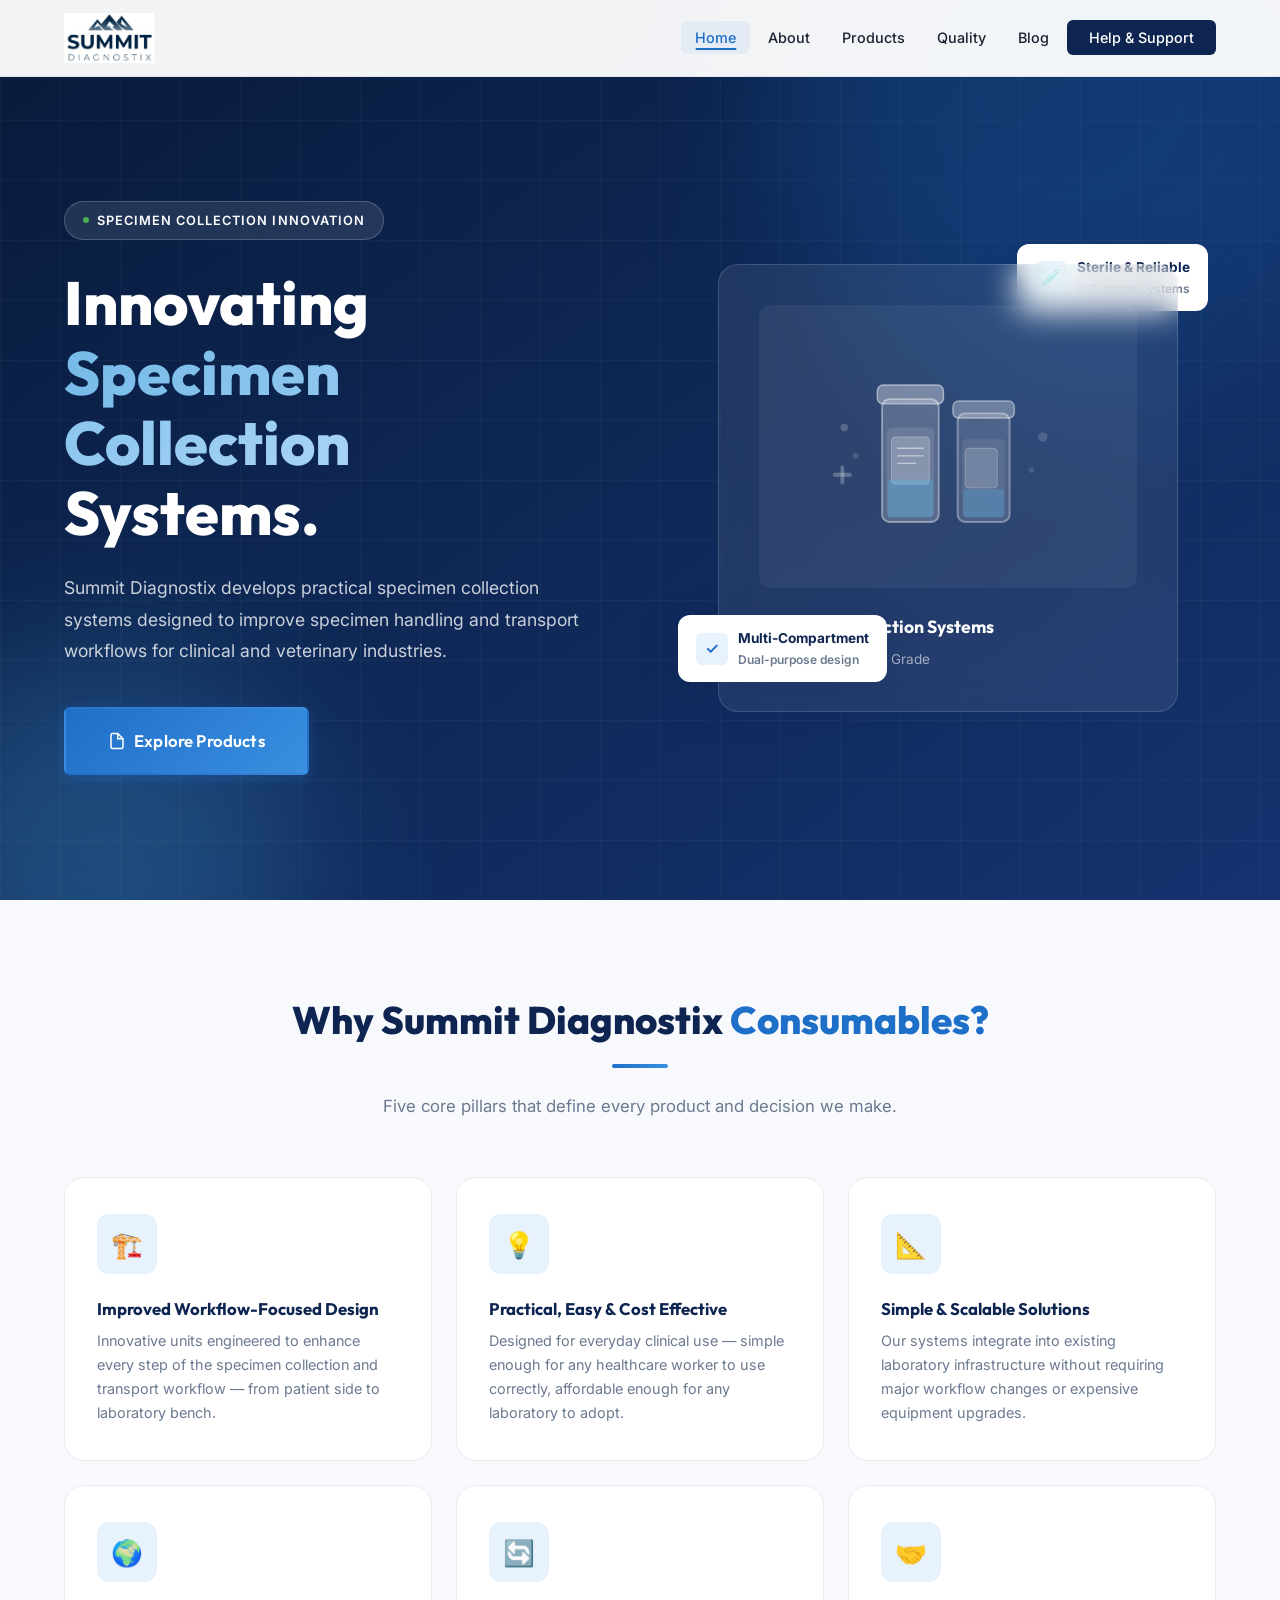
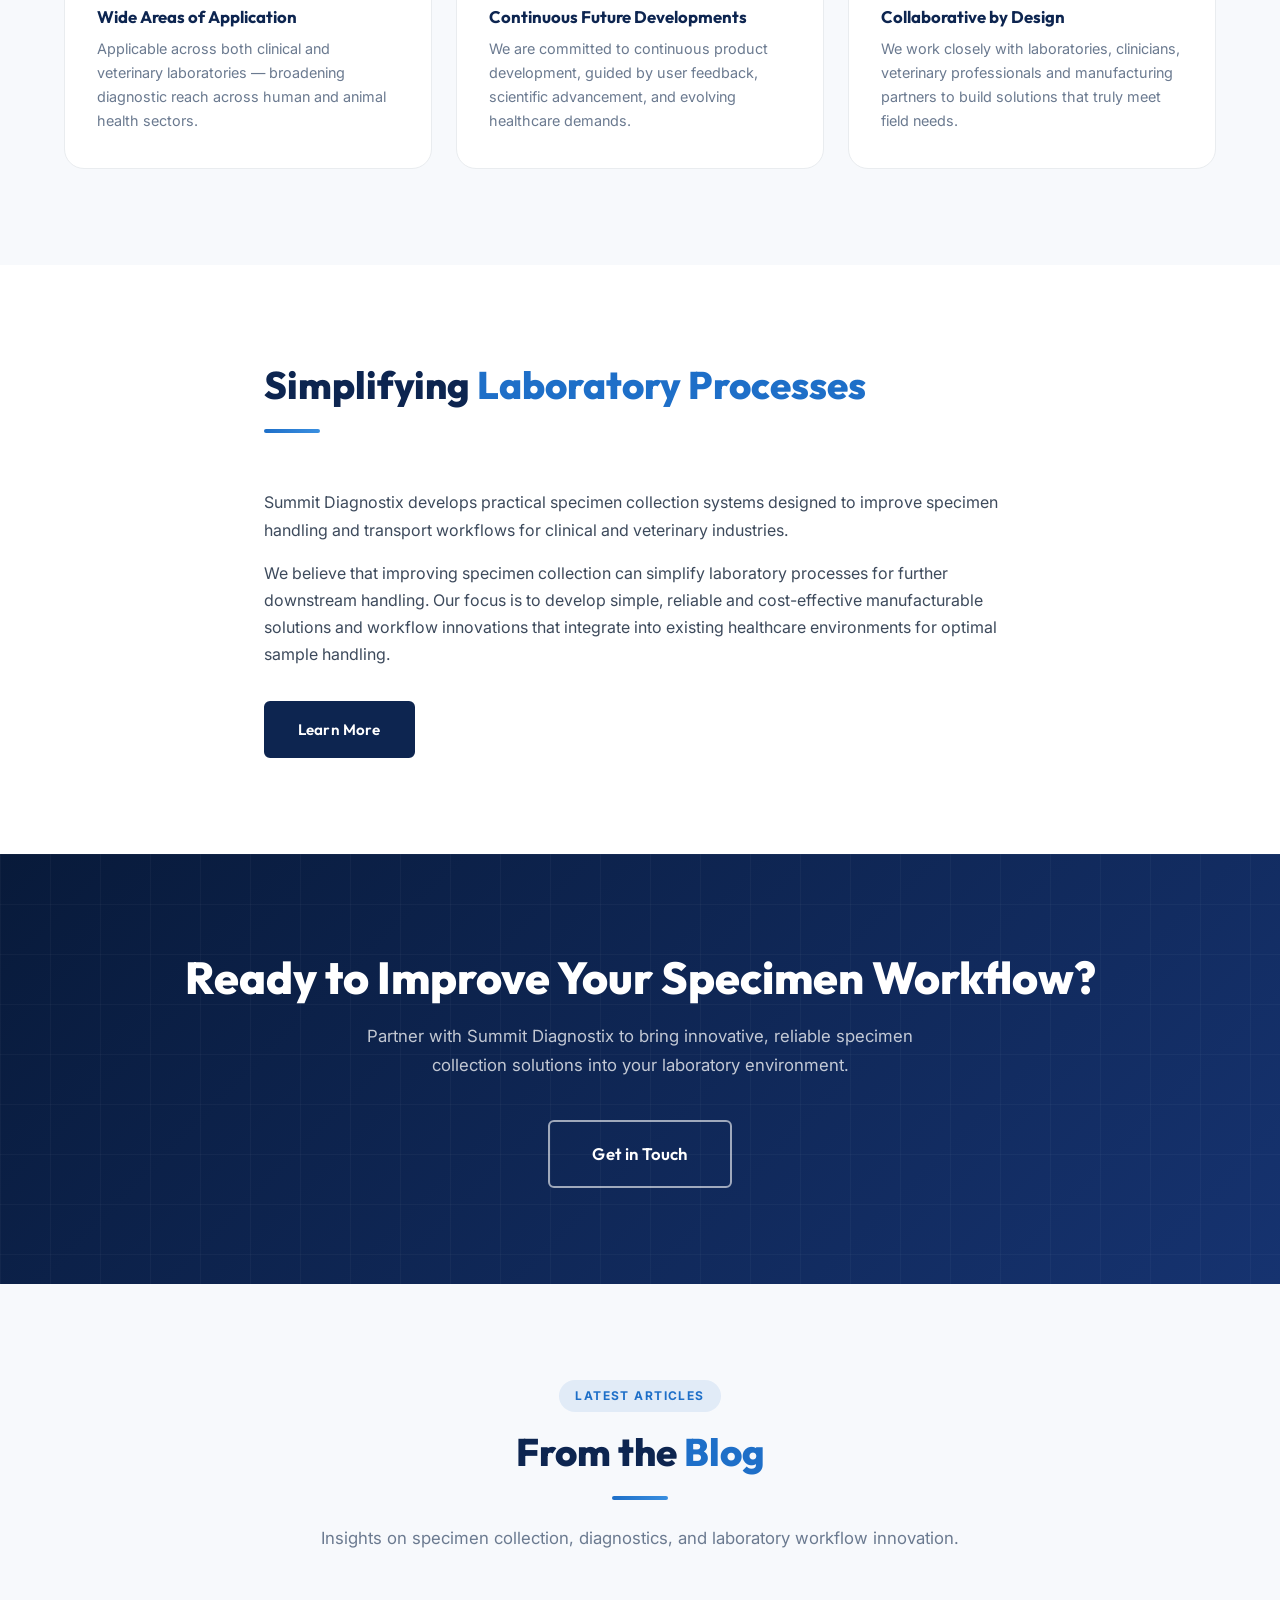
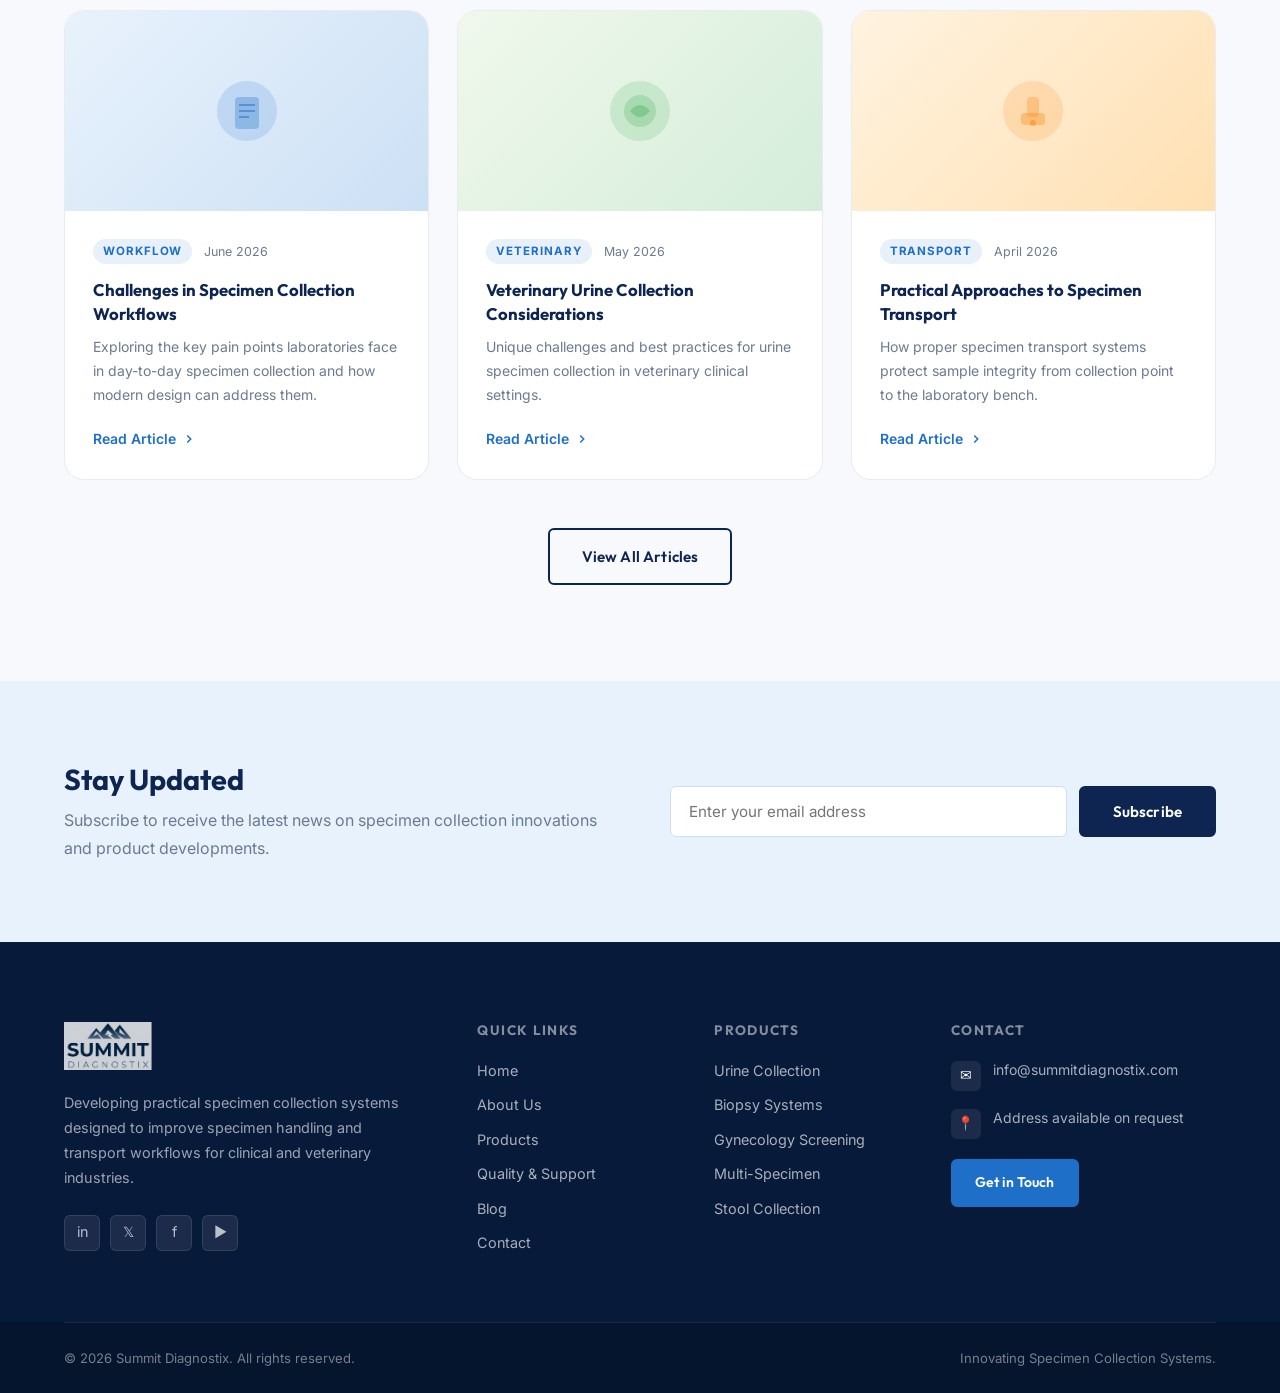
<file: index.html>
<!DOCTYPE html>
<html lang="en">
<head>
  <meta charset="UTF-8" />
  <meta name="viewport" content="width=device-width, initial-scale=1.0" />
  <title>Summit Diagnostix – Innovating Specimen Collection Systems</title>
  <meta name="description" content="Summit Diagnostix develops practical specimen collection systems designed to improve specimen handling and transport workflows for clinical and veterinary industries." />
  <meta name="keywords" content="specimen collection, diagnostic consumables, urine collection, biopsy systems, veterinary diagnostics, clinical laboratory" />
  <link rel="icon" href="assets/logo.png" type="image/png" />
  <link rel="stylesheet" href="styles.css" />
  <!-- Font preload -->
  <link rel="preconnect" href="https://fonts.googleapis.com" />
  <link rel="preconnect" href="https://fonts.gstatic.com" crossorigin />
</head>
<body>

  <!-- ===================== NAVBAR ===================== -->
  <nav class="navbar" id="navbar">
    <div class="container">
      <div class="nav-inner">
        <a href="index.html" class="nav-logo" aria-label="Summit Diagnostix Home">
          <img src="assets/logo.png" alt="Summit Diagnostix Logo" />
        </a>
        <ul class="nav-menu" id="nav-menu">
          <li><a href="index.html"    class="nav-link" id="nav-home">Home</a></li>
          <li><a href="about.html"    class="nav-link" id="nav-about">About</a></li>
          <li><a href="products.html" class="nav-link" id="nav-products">Products</a></li>
          <li><a href="quality.html"  class="nav-link" id="nav-quality">Quality</a></li>
          <li><a href="blog.html"     class="nav-link" id="nav-blog">Blog</a></li>
          <!-- <li><a href="orders.html"   class="nav-link" id="nav-orders">Orders</a></li> -->
          <li><a href="contact.html"  class="nav-link nav-cta" id="nav-contact">Help & Support</a></li>
        </ul>
        <button class="nav-toggle" id="nav-toggle" aria-label="Toggle navigation">
          <span></span><span></span><span></span>
        </button>
      </div>
    </div>
  </nav>

  <!-- ===================== HERO ===================== -->
  <section class="hero" id="hero">
    <div class="hero-bg">
      <div class="hero-bg-grid"></div>
      <div class="hero-bg-orb hero-bg-orb-1"></div>
      <div class="hero-bg-orb hero-bg-orb-2"></div>
    </div>
    <div class="container">
      <div class="hero-content">
        <div class="hero-text">
          <div class="hero-badge">
            <span class="hero-badge-dot"></span>
            Specimen Collection Innovation
          </div>
          <h1 class="hero-title">
            Innovating<br />
            <span>Specimen Collection</span><br />
            Systems.
          </h1>
          <p class="hero-desc">
            Summit Diagnostix develops practical specimen collection systems designed to improve specimen handling and transport workflows for clinical and veterinary industries.
          </p>
          <div class="hero-actions">
            <a href="products.html" class="btn btn-primary btn-lg" id="hero-explore-btn">
              <svg width="18" height="18" fill="none" stroke="currentColor" stroke-width="2" viewBox="0 0 24 24"><path d="M13 2H6a2 2 0 00-2 2v16a2 2 0 002 2h12a2 2 0 002-2V9z"/><polyline points="13 2 13 9 20 9"/></svg>
              Explore Products
            </a>
            <!-- <a href="contact.html" class="btn btn-secondary btn-lg" id="hero-contact-btn">
              <svg width="18" height="18" fill="none" stroke="currentColor" stroke-width="2" viewBox="0 0 24 24"><path d="M22 16.92v3a2 2 0 01-2.18 2 19.79 19.79 0 01-8.63-3.07A19.5 19.5 0 013.07 9.5 19.79 19.79 0 01.5 1a2 2 0 012-2h3a2 2 0 012 1.72 12.84 12.84 0 00.7 2.81 2 2 0 01-.45 2.11L6.1 8.09a16 16 0 006.29 6.29l1.46-1.46a2 2 0 012.11-.45 12.84 12.84 0 002.81.7A2 2 0 0122 16.92z"/></svg>
              Contact Us
            </a>
          </div>
          <div class="hero-stats">
            <div>
              <div class="hero-stat-value"><span data-counter="4">4</span>+</div>
              <div class="hero-stat-label">Product Platforms</div>
            </div>
            <div>
              <div class="hero-stat-value"><span data-counter="2">2</span></div>
              <div class="hero-stat-label">Industry Verticals</div>
            </div>
            <div>
              <div class="hero-stat-value"><span data-counter="100">100</span>%</div>
              <div class="hero-stat-label">Quality Focus</div>
            </div> -->
          </div>
        </div>

        <!-- Hero Visual -->
        <div class="hero-visual">
          <div class="hero-card-stack">
            <div class="hero-float-badge" style="top:-20px;right:-30px;">
              <div class="badge-icon">🧪</div>
              <div>
                <div style="font-size:.85rem;font-weight:700;color:var(--navy)">Sterile &amp; Reliable</div>
                <div style="font-size:.75rem;color:var(--text-light)">ISO-grade systems</div>
              </div>
            </div>
            <div class="hero-main-card">
              <div class="hero-product-visual">
                <!-- SVG Specimen Container Illustration -->
                <svg class="hero-product-svg" viewBox="0 0 300 240" fill="none" xmlns="http://www.w3.org/2000/svg">
                  <!-- Container body -->
                  <rect x="80" y="70" width="60" height="130" rx="8" fill="rgba(255,255,255,0.2)" stroke="rgba(255,255,255,0.4)" stroke-width="2"/>
                  <rect x="85" y="100" width="50" height="95" rx="5" fill="rgba(255,255,255,0.1)"/>
                  <!-- Lid -->
                  <rect x="75" y="55" width="70" height="20" rx="6" fill="rgba(255,255,255,0.35)" stroke="rgba(255,255,255,0.5)" stroke-width="1.5"/>
                  <!-- Label -->
                  <rect x="90" y="110" width="40" height="50" rx="4" fill="rgba(255,255,255,0.2)" stroke="rgba(255,255,255,0.3)" stroke-width="1"/>
                  <line x1="96" y1="122" x2="124" y2="122" stroke="rgba(255,255,255,0.5)" stroke-width="1.5"/>
                  <line x1="96" y1="130" x2="124" y2="130" stroke="rgba(255,255,255,0.5)" stroke-width="1.5"/>
                  <line x1="96" y1="138" x2="116" y2="138" stroke="rgba(255,255,255,0.5)" stroke-width="1.5"/>
                  <!-- Second container -->
                  <rect x="160" y="85" width="55" height="115" rx="8" fill="rgba(255,255,255,0.15)" stroke="rgba(255,255,255,0.35)" stroke-width="2"/>
                  <rect x="165" y="112" width="45" height="83" rx="5" fill="rgba(255,255,255,0.08)"/>
                  <rect x="155" y="72" width="65" height="18" rx="6" fill="rgba(255,255,255,0.3)" stroke="rgba(255,255,255,0.45)" stroke-width="1.5"/>
                  <rect x="168" y="122" width="34" height="42" rx="4" fill="rgba(255,255,255,0.15)" stroke="rgba(255,255,255,0.25)" stroke-width="1"/>
                  <!-- Liquid indicator -->
                  <rect x="86" y="155" width="48" height="40" rx="3" fill="rgba(74,185,239,0.3)"/>
                  <rect x="166" y="165" width="43" height="30" rx="3" fill="rgba(74,185,239,0.25)"/>
                  <!-- Dots decoration -->
                  <circle cx="40" cy="100" r="4" fill="rgba(255,255,255,0.2)"/>
                  <circle cx="52" cy="130" r="3" fill="rgba(255,255,255,0.15)"/>
                  <circle cx="250" cy="110" r="5" fill="rgba(255,255,255,0.15)"/>
                  <circle cx="238" cy="145" r="3" fill="rgba(255,255,255,0.12)"/>
                  <!-- Cross medical symbol -->
                  <rect x="28" y="148" width="20" height="4" rx="2" fill="rgba(255,255,255,0.25)"/>
                  <rect x="36" y="140" width="4" height="20" rx="2" fill="rgba(255,255,255,0.25)"/>
                </svg>
              </div>
              <div class="hero-card-label">Specimen Collection Systems</div>
              <div class="hero-card-sub">Clinical &amp; Veterinary Grade</div>
            </div>
            <div class="hero-float-badge" style="bottom:30px;left:-40px;">
              <div class="badge-icon">✓</div>
              <div>
                <div style="font-size:.85rem;font-weight:700;color:var(--navy)">Multi-Compartment</div>
                <div style="font-size:.75rem;color:var(--text-light)">Dual-purpose design</div>
              </div>
            </div>
          </div>
        </div>
      </div>
    </div>
  </section>

    <!-- ===================== ABOUT INTRO ===================== -->
  <!-- <section class="about-intro" id="about-intro">
    <div class="container">
      <div class="about-intro-grid">
        <div class="about-intro-visual anim-fade-up">
          <div class="about-visual-card">
            <div class="about-visual-icon">🔬</div>
            <h3>Precision-Focused Design</h3>
            <p>Every system we develop is engineered around real-world workflows, minimising complexity while maximising sample integrity.</p>
            <div class="about-visual-stats" style="position:relative;z-index:1;">
              <div class="about-visual-stat">
                <div class="about-visual-stat-val">4+</div>
                <div class="about-visual-stat-lbl">Focus Areas</div>
              </div>
              <div class="about-visual-stat">
                <div class="about-visual-stat-val">2</div>
                <div class="about-visual-stat-lbl">Industries</div>
              </div>
              <div class="about-visual-stat">
                <div class="about-visual-stat-val">∞</div>
                <div class="about-visual-stat-lbl">Innovation</div>
              </div>
              <div class="about-visual-stat">
                <div class="about-visual-stat-val">100%</div>
                <div class="about-visual-stat-lbl">Quality</div>
              </div>
            </div>
          </div>
        </div>
        <div class="anim-fade-up delay-2">
          <div class="section-header">
            <span class="section-tag">About Us</span>
            <h2 class="section-title">Simplifying <span>Laboratory Processes</span></h2>
            <div class="divider"></div>
          </div>
          <p>Summit Diagnostix develops practical specimen collection systems designed to improve specimen handling and transport workflows for clinical and veterinary industries.</p>
          <p>We believe that improving specimen collection can simplify laboratory processes for further downstream handling. Our focus is to develop simple, reliable and cost-effective manufacturable solutions and workflow innovations that integrate into existing healthcare environments for optimal sample handling.</p>
          <div style="display:flex;gap:16px;flex-wrap:wrap;margin-top:32px;">
            <a href="about.html" class="btn btn-primary" id="home-about-link">Learn More</a>
            <a href="products.html" class="btn btn-outline" id="home-products-link">View Products</a>
          </div>
        </div>
      </div>
    </div>
  </section> -->


  <!-- WHY SUMMIT DIAGNOSTIX -->
  <section class="why-section" id="why">
    <div class="container">
      <div class="section-header text-center anim-fade-up">
        <h2 class="section-title">Why Summit Diagnostix <span>Consumables?</span></h2>
        <div class="divider"></div>
        <p class="section-subtitle">Five core pillars that define every product and decision we make.</p>
      </div>
      <div class="features-grid">
        <div class="feature-card anim-fade-up delay-1">
          <div class="feature-icon">🏗️</div>
          <h4>Improved Workflow-Focused Design</h4>
          <p>Innovative units engineered to enhance every step of the specimen collection and transport workflow — from patient side to laboratory bench.</p>
        </div>
        <div class="feature-card anim-fade-up delay-2">
          <div class="feature-icon">💡</div>
          <h4>Practical, Easy &amp; Cost Effective</h4>
          <p>Designed for everyday clinical use — simple enough for any healthcare worker to use correctly, affordable enough for any laboratory to adopt.</p>
        </div>
        <div class="feature-card anim-fade-up delay-3">
          <div class="feature-icon">📐</div>
          <h4>Simple &amp; Scalable Solutions</h4>
          <p>Our systems integrate into existing laboratory infrastructure without requiring major workflow changes or expensive equipment upgrades.</p>
        </div>
        <div class="feature-card anim-fade-up delay-4">
          <div class="feature-icon">🌍</div>
          <h4>Wide Areas of Application</h4>
          <p>Applicable across both clinical and veterinary laboratories — broadening diagnostic reach across human and animal health sectors.</p>
        </div>
        <div class="feature-card anim-fade-up delay-5">
          <div class="feature-icon">🔄</div>
          <h4>Continuous Future Developments</h4>
          <p>We are committed to continuous product development, guided by user feedback, scientific advancement, and evolving healthcare demands.</p>
        </div>
        <div class="feature-card anim-fade-up delay-1">
          <div class="feature-icon">🤝</div>
          <h4>Collaborative by Design</h4>
          <p>We work closely with laboratories, clinicians, veterinary professionals and manufacturing partners to build solutions that truly meet field needs.</p>
        </div>
      </div>
    </div>
  </section>

  <!-- ===================== ABOUT INTRO ===================== -->
  <section class="about-intro" id="about-intro">
    <div class="container" style="max-width: 800px;">
      <div class="anim-fade-up">
        <div class="section-header">
          <h2 class="section-title">Simplifying <span>Laboratory Processes</span></h2>
          <div class="divider"></div>
        </div>
        <p>Summit Diagnostix develops practical specimen collection systems designed to improve specimen handling and transport workflows for clinical and veterinary industries.</p>
        <p>We believe that improving specimen collection can simplify laboratory processes for further downstream handling. Our focus is to develop simple, reliable and cost-effective manufacturable solutions and workflow innovations that integrate into existing healthcare environments for optimal sample handling.</p>
        <div style="display:flex;gap:16px;flex-wrap:wrap;margin-top:32px;">
          <a href="about.html" class="btn btn-primary" id="home-about-link">Learn More</a>
        </div>
      </div>
    </div>
  </section>

  <!-- ===================== PRODUCTS PREVIEW ===================== -->
  <!-- <section class="products-section" id="products-preview">
    <div class="container">
      <div class="section-header text-center anim-fade-up">
        <span class="section-tag">Our Products</span>
        <h2 class="section-title">Focus <span>Areas</span></h2>
        <div class="divider"></div>
        <p class="section-subtitle">Developing targeted systems for the most critical specimen collection needs across clinical and veterinary sectors.</p>
      </div>
      <div class="products-grid"> -->
        <!-- Urine Collection -->
        <!-- <div class="product-card anim-fade-up delay-1">
          <div class="product-card-img">
            <span class="product-badge">Current</span>
            <svg viewBox="0 0 120 120" fill="none" xmlns="http://www.w3.org/2000/svg">
              <rect x="35" y="25" width="50" height="75" rx="8" fill="#1e6fc8" opacity=".2"/>
              <rect x="40" y="50" width="40" height="45" rx="5" fill="#1e6fc8" opacity=".15"/>
              <rect x="30" y="18" width="60" height="14" rx="6" fill="#0d2550" opacity=".25"/>
              <rect x="44" y="58" width="32" height="28" rx="3" fill="white" opacity=".5"/>
              <rect x="40" y="75" width="40" height="18" rx="3" fill="#4fb3ef" opacity=".35"/>
              <rect x="38" y="95" width="44" height="4" rx="2" fill="#1e6fc8" opacity=".2"/>
            </svg>
          </div>
          <div class="product-card-body">
            <h3>Urine Collection Systems</h3>
            <p>Innovative multi-compartment specimen collection systems with dual-purpose boric acid and preservative-free chambers to prevent resampling.</p>
            <a href="products.html#urine" class="product-card-link" id="home-urine-link">
              Learn More
              <svg width="14" height="14" fill="none" stroke="currentColor" stroke-width="2.5" viewBox="0 0 24 24"><polyline points="9 18 15 12 9 6"/></svg>
            </a>
          </div>
        </div> -->
        <!-- Biopsy -->
        <!-- <div class="product-card anim-fade-up delay-2">
          <div class="product-card-img">
            <span class="product-badge dev">Development</span>
            <svg viewBox="0 0 120 120" fill="none" xmlns="http://www.w3.org/2000/svg">
              <circle cx="60" cy="60" r="35" fill="#0d2550" opacity=".15"/>
              <circle cx="60" cy="60" r="24" fill="#1e6fc8" opacity=".2"/>
              <circle cx="60" cy="60" r="12" fill="#1e6fc8" opacity=".3"/>
              <rect x="55" y="22" width="10" height="40" rx="5" fill="#0d2550" opacity=".3"/>
              <rect x="48" y="58" width="24" height="30" rx="8" fill="#1e6fc8" opacity=".2"/>
              <circle cx="60" cy="62" r="4" fill="#0d2550" opacity=".3"/>
            </svg>
          </div>
          <div class="product-card-body">
            <h3>Biopsy Specimen Systems</h3>
            <p>Practical specimen containers designed to support the handling and transport of small biopsy samples with integrity and efficiency.</p>
            <a href="products.html#biopsy" class="product-card-link" id="home-biopsy-link">
              Learn More
              <svg width="14" height="14" fill="none" stroke="currentColor" stroke-width="2.5" viewBox="0 0 24 24"><polyline points="9 18 15 12 9 6"/></svg>
            </a>
          </div>
        </div> -->
        <!-- Gynecology -->
        <!-- <div class="product-card anim-fade-up delay-3">
          <div class="product-card-img">
            <span class="product-badge dev">Development</span>
            <svg viewBox="0 0 120 120" fill="none" xmlns="http://www.w3.org/2000/svg">
              <ellipse cx="60" cy="65" rx="28" ry="32" fill="#1e6fc8" opacity=".15"/>
              <ellipse cx="60" cy="62" rx="18" ry="22" fill="#1e6fc8" opacity=".2"/>
              <rect x="56" y="28" width="8" height="20" rx="4" fill="#0d2550" opacity=".25"/>
              <line x1="45" y1="38" x2="75" y2="38" stroke="#0d2550" stroke-width="2" opacity=".2" stroke-linecap="round"/>
              <rect x="55" y="85" width="10" height="16" rx="5" fill="#0d2550" opacity=".2"/>
              <circle cx="60" cy="62" r="7" fill="#1e6fc8" opacity=".35"/>
            </svg>
          </div>
          <div class="product-card-body">
            <h3>Gynecology Screening Systems</h3>
            <p>Future integrated specimen collection systems supporting women's health, cervical screening, HPV and cytology collection workflows.</p>
            <a href="products.html#gynecology" class="product-card-link" id="home-gynecology-link">
              Learn More
              <svg width="14" height="14" fill="none" stroke="currentColor" stroke-width="2.5" viewBox="0 0 24 24"><polyline points="9 18 15 12 9 6"/></svg>
            </a>
          </div>
        </div> -->
        <!-- Multi-Specimen -->
        <!-- <div class="product-card anim-fade-up delay-4">
          <div class="product-card-img">
            <span class="product-badge">Current</span>
            <svg viewBox="0 0 120 120" fill="none" xmlns="http://www.w3.org/2000/svg">
              <rect x="20" y="40" width="30" height="60" rx="6" fill="#0d2550" opacity=".2"/>
              <rect x="45" y="35" width="30" height="65" rx="6" fill="#1e6fc8" opacity=".2"/>
              <rect x="70" y="45" width="30" height="55" rx="6" fill="#0d2550" opacity=".15"/>
              <rect x="20" y="32" width="30" height="12" rx="4" fill="#0d2550" opacity=".25"/>
              <rect x="45" y="27" width="30" height="12" rx="4" fill="#1e6fc8" opacity=".3"/>
              <rect x="70" y="37" width="30" height="12" rx="4" fill="#0d2550" opacity=".2"/>
              <rect x="24" y="72" width="22" height="22" rx="3" fill="#4fb3ef" opacity=".3"/>
              <rect x="49" y="67" width="22" height="27" rx="3" fill="#4fb3ef" opacity=".3"/>
              <rect x="74" y="77" width="22" height="17" rx="3" fill="#4fb3ef" opacity=".25"/>
            </svg>
          </div>
          <div class="product-card-body">
            <h3>Multi-Specimen Platforms</h3>
            <p>Versatile multi-specimen collection platforms designed to handle diverse diagnostic needs across multiple sample types simultaneously.</p>
            <a href="products.html#multi" class="product-card-link" id="home-multi-link">
              Learn More
              <svg width="14" height="14" fill="none" stroke="currentColor" stroke-width="2.5" viewBox="0 0 24 24"><polyline points="9 18 15 12 9 6"/></svg>
            </a>
          </div>
        </div>
      </div>
      <div class="text-center" style="margin-top:48px;">
        <a href="products.html" class="btn btn-primary" id="home-all-products-btn">View All Products</a>
      </div>
    </div>
  </section> -->

  <!-- ===================== CTA BANNER ===================== -->
  <section class="cta-banner">
    <div class="container">
      <div class="cta-inner anim-fade-up">
        <h2>Ready to Improve Your Specimen Workflow?</h2>
        <p>Partner with Summit Diagnostix to bring innovative, reliable specimen collection solutions into your laboratory environment.</p>
        <div class="cta-actions">
          <!-- <a href="orders.html" class="btn btn-primary btn-lg" id="home-order-cta-btn">Place an Order</a> -->
          <a href="contact.html" class="btn btn-secondary btn-lg" id="home-contact-cta-btn">Get in Touch</a>
        </div>
      </div>
    </div>
  </section>

  <!-- ===================== BLOG PREVIEW ===================== -->
  <section class="section" style="background:var(--off-white);" id="blog-preview">
    <div class="container">
      <div class="section-header text-center anim-fade-up">
        <span class="section-tag">Latest Articles</span>
        <h2 class="section-title">From the <span>Blog</span></h2>
        <div class="divider"></div>
        <p class="section-subtitle">Insights on specimen collection, diagnostics, and laboratory workflow innovation.</p>
      </div>
      <div class="blog-grid">
        <div class="blog-card anim-fade-up delay-1">
          <div class="blog-card-img blog-card-img-1">
            <svg width="80" height="80" viewBox="0 0 80 80" fill="none"><circle cx="40" cy="40" r="30" fill="#1e6fc8" opacity=".15"/><rect x="28" y="26" width="24" height="32" rx="4" fill="#1e6fc8" opacity=".3"/><line x1="32" y1="34" x2="48" y2="34" stroke="#1e6fc8" stroke-width="2" opacity=".5"/><line x1="32" y1="40" x2="48" y2="40" stroke="#1e6fc8" stroke-width="2" opacity=".5"/><line x1="32" y1="46" x2="42" y2="46" stroke="#1e6fc8" stroke-width="2" opacity=".5"/></svg>
          </div>
          <div class="blog-card-body">
            <div class="blog-meta">
              <span class="blog-category">Workflow</span>
              <span class="blog-date">June 2026</span>
            </div>
            <h3>Challenges in Specimen Collection Workflows</h3>
            <p>Exploring the key pain points laboratories face in day-to-day specimen collection and how modern design can address them.</p>
            <a href="blog.html" class="blog-card-link" id="blog-preview-1">
              Read Article
              <svg width="14" height="14" fill="none" stroke="currentColor" stroke-width="2.5" viewBox="0 0 24 24"><polyline points="9 18 15 12 9 6"/></svg>
            </a>
          </div>
        </div>
        <div class="blog-card anim-fade-up delay-2">
          <div class="blog-card-img blog-card-img-2">
            <svg width="80" height="80" viewBox="0 0 80 80" fill="none"><circle cx="40" cy="40" r="30" fill="#28a745" opacity=".15"/><circle cx="40" cy="40" r="16" fill="#28a745" opacity=".2"/><path d="M30 40 Q40 28 50 40 Q40 52 30 40Z" fill="#28a745" opacity=".3"/></svg>
          </div>
          <div class="blog-card-body">
            <div class="blog-meta">
              <span class="blog-category">Veterinary</span>
              <span class="blog-date">May 2026</span>
            </div>
            <h3>Veterinary Urine Collection Considerations</h3>
            <p>Unique challenges and best practices for urine specimen collection in veterinary clinical settings.</p>
            <a href="blog.html" class="blog-card-link" id="blog-preview-2">
              Read Article
              <svg width="14" height="14" fill="none" stroke="currentColor" stroke-width="2.5" viewBox="0 0 24 24"><polyline points="9 18 15 12 9 6"/></svg>
            </a>
          </div>
        </div>
        <div class="blog-card anim-fade-up delay-3">
          <div class="blog-card-img blog-card-img-3">
            <svg width="80" height="80" viewBox="0 0 80 80" fill="none"><circle cx="40" cy="40" r="30" fill="#f57c00" opacity=".15"/><rect x="28" y="42" width="24" height="12" rx="4" fill="#f57c00" opacity=".3"/><rect x="34" y="26" width="12" height="20" rx="4" fill="#f57c00" opacity=".25"/><circle cx="40" cy="52" r="3" fill="#f57c00" opacity=".4"/></svg>
          </div>
          <div class="blog-card-body">
            <div class="blog-meta">
              <span class="blog-category">Transport</span>
              <span class="blog-date">April 2026</span>
            </div>
            <h3>Practical Approaches to Specimen Transport</h3>
            <p>How proper specimen transport systems protect sample integrity from collection point to the laboratory bench.</p>
            <a href="blog.html" class="blog-card-link" id="blog-preview-3">
              Read Article
              <svg width="14" height="14" fill="none" stroke="currentColor" stroke-width="2.5" viewBox="0 0 24 24"><polyline points="9 18 15 12 9 6"/></svg>
            </a>
          </div>
        </div>
      </div>
      <div class="text-center" style="margin-top:48px;">
        <a href="blog.html" class="btn btn-outline" id="home-blog-all-btn">View All Articles</a>
      </div>
    </div>
  </section>

  <!-- ===================== NEWSLETTER ===================== -->
  <section class="newsletter-section" id="newsletter">
    <div class="container">
      <div class="newsletter-inner">
        <div class="newsletter-text anim-fade-up">
          <h2>Stay Updated</h2>
          <p>Subscribe to receive the latest news on specimen collection innovations and product developments.</p>
        </div>
        <form class="newsletter-form anim-fade-up delay-2" data-form="newsletter" id="newsletter-form">
          <input type="email" class="newsletter-input" placeholder="Enter your email address" required aria-label="Email address" id="newsletter-email" />
          <button type="submit" class="btn btn-primary" id="newsletter-submit-btn">Subscribe</button>
        </form>
      </div>
    </div>
  </section>

  <!-- ===================== FOOTER ===================== -->
  <footer class="footer" id="footer">
    <div class="container">
      <div class="footer-grid">
        <div class="footer-brand">
          <div class="footer-logo">
            <img src="assets/logo.png" alt="Summit Diagnostix Logo" />
          </div>
          <p>Developing practical specimen collection systems designed to improve specimen handling and transport workflows for clinical and veterinary industries.</p>
          <div class="footer-socials">
            <a href="#" class="footer-social" aria-label="LinkedIn" id="footer-linkedin">in</a>
            <a href="#" class="footer-social" aria-label="Twitter" id="footer-twitter">𝕏</a>
            <a href="#" class="footer-social" aria-label="Facebook" id="footer-facebook">f</a>
            <a href="#" class="footer-social" aria-label="YouTube" id="footer-youtube">▶</a>
          </div>
        </div>
        <div class="footer-col">
          <h5>Quick Links</h5>
          <ul class="footer-links">
            <li><a href="index.html" id="footer-nav-home">Home</a></li>
            <li><a href="about.html" id="footer-nav-about">About Us</a></li>
            <li><a href="products.html" id="footer-nav-products">Products</a></li>
            <li><a href="quality.html" id="footer-nav-quality">Quality &amp; Support</a></li>
            <li><a href="blog.html" id="footer-nav-blog">Blog</a></li>
            <!-- <li><a href="orders.html" id="footer-nav-orders">Orders</a></li> -->
            <li><a href="contact.html" id="footer-nav-contact">Contact</a></li>
          </ul>
        </div>
        <div class="footer-col">
          <h5>Products</h5>
          <ul class="footer-links">
            <li><a href="products.html#urine" id="footer-urine">Urine Collection</a></li>
            <li><a href="products.html#biopsy" id="footer-biopsy">Biopsy Systems</a></li>
            <li><a href="products.html#gynecology" id="footer-gynecology">Gynecology Screening</a></li>
            <li><a href="products.html#multi" id="footer-multi">Multi-Specimen</a></li>
            <li><a href="products.html#stool" id="footer-stool">Stool Collection</a></li>
          </ul>
        </div>
        <div class="footer-col">
          <h5>Contact</h5>
          <div class="footer-contact-item">
            <div class="footer-contact-icon">✉</div>
            <div class="footer-contact-text">
              <a href="mailto:info@summitdiagnostix.com">info@summitdiagnostix.com</a>
            </div>
          </div>
          <div class="footer-contact-item">
            <div class="footer-contact-icon">📍</div>
            <div class="footer-contact-text">Address available on request</div>
          </div>
          <div style="margin-top:20px;">
            <a href="contact.html" class="btn btn-accent btn-sm" id="footer-contact-btn">Get in Touch</a>
          </div>
        </div>
      </div>
    </div>
    <div style="background:rgba(0,0,0,.2);">
      <div class="container">
        <div class="footer-bottom">
          <p>© 2026 Summit Diagnostix. All rights reserved.</p>
          <p>Innovating Specimen Collection Systems.</p>
        </div>
      </div>
    </div>
  </footer>

  <!-- Scroll to top -->
  <button class="scroll-top" id="scroll-top-btn" aria-label="Scroll to top">↑</button>

  <script src="scripts.js"></script>
</body>
</html>
</file>
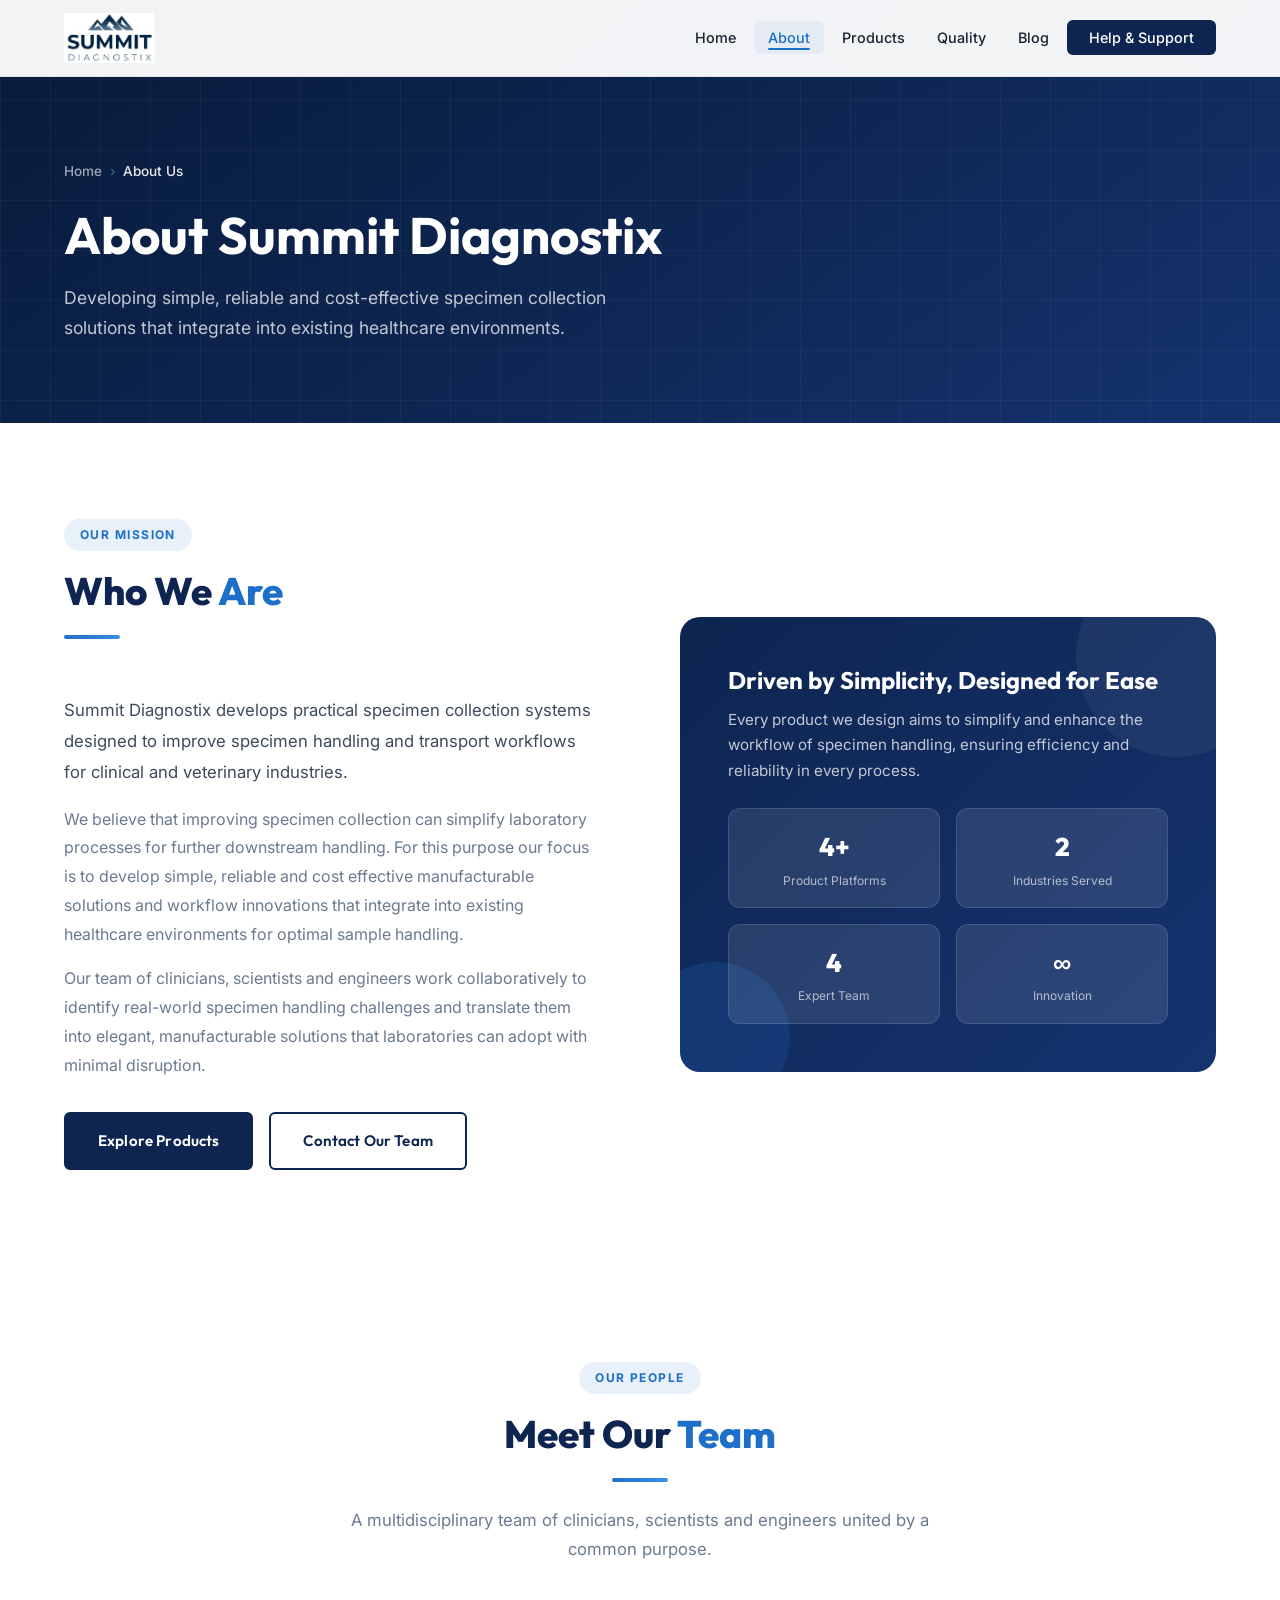
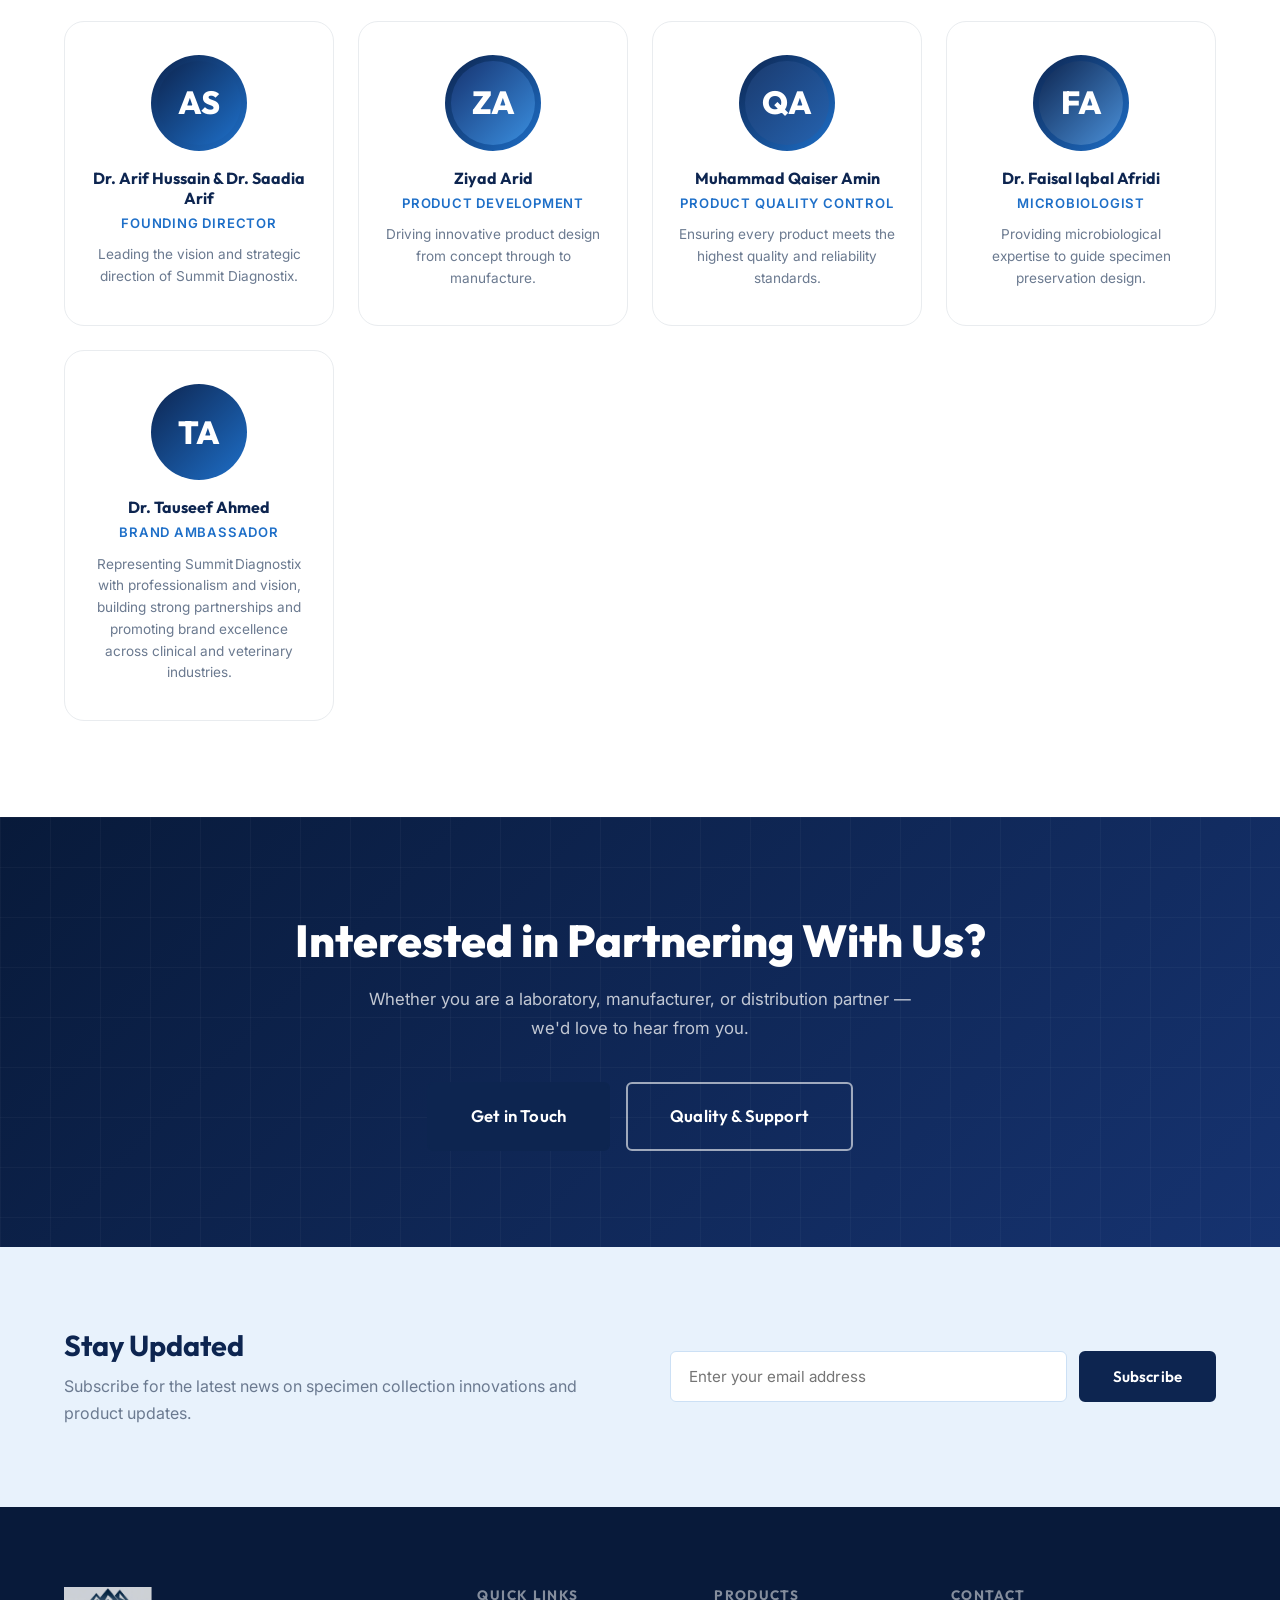
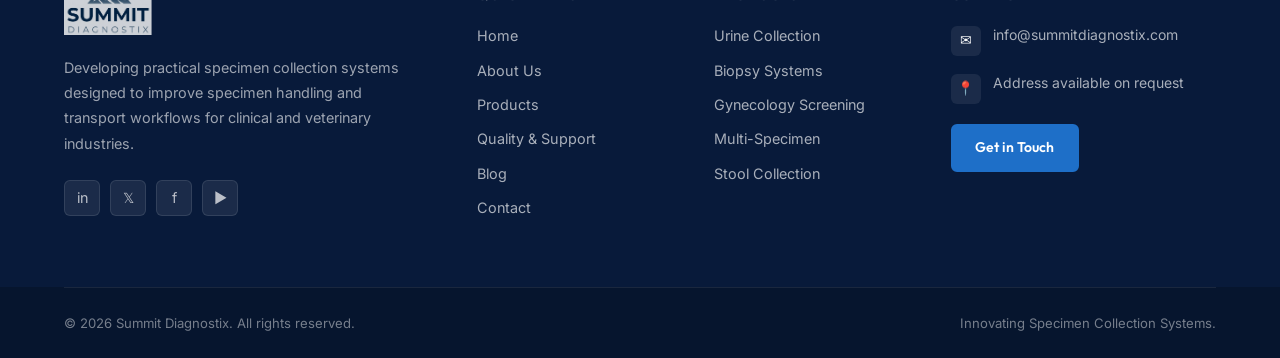
<file: about.html>
<!DOCTYPE html>
<html lang="en">
<head>
  <meta charset="UTF-8" />
  <meta name="viewport" content="width=device-width, initial-scale=1.0" />
  <title>About Us – Summit Diagnostix</title>
  <meta name="description" content="Learn about Summit Diagnostix – our mission, values, and commitment to developing practical specimen collection systems for clinical and veterinary industries." />
  <link rel="icon" href="assets/logo.png" type="image/png" />
  <link rel="stylesheet" href="styles.css" />
  <link rel="preconnect" href="https://fonts.googleapis.com" />
  <link rel="preconnect" href="https://fonts.gstatic.com" crossorigin />
</head>
<body>

  <!-- NAVBAR -->
  <nav class="navbar" id="navbar">
    <div class="container">
      <div class="nav-inner">
        <a href="index.html" class="nav-logo" aria-label="Summit Diagnostix Home">
          <img src="assets/logo.png" alt="Summit Diagnostix Logo" />
        </a>
        <ul class="nav-menu" id="nav-menu">
          <li><a href="index.html"    class="nav-link">Home</a></li>
          <li><a href="about.html"    class="nav-link active">About</a></li>
          <li><a href="products.html" class="nav-link">Products</a></li>
          <li><a href="quality.html"  class="nav-link">Quality</a></li>
          <li><a href="blog.html"     class="nav-link">Blog</a></li>
          <!-- <li><a href="orders.html"   class="nav-link">Orders</a></li> -->
          <li><a href="contact.html"  class="nav-link nav-cta">Help & Support</a></li>
        </ul>
        <button class="nav-toggle" id="nav-toggle" aria-label="Toggle navigation">
          <span></span><span></span><span></span>
        </button>
      </div>
    </div>
  </nav>

  <!-- PAGE HERO -->
  <section class="page-hero">
    <div class="container">
      <div class="page-hero-content">
        <div class="breadcrumb">
          <a href="index.html">Home</a>
          <span class="sep">›</span>
          <span class="current">About Us</span>
        </div>
        <h1>About Summit Diagnostix</h1>
        <p>Developing simple, reliable and cost-effective specimen collection solutions that integrate into existing healthcare environments.</p>
      </div>
    </div>
  </section>

  <!-- MAIN ABOUT SECTION -->
  <section class="section" id="about-main">
    <div class="container">
      <div class="about-intro-grid">
        <div class="anim-fade-up">
          <div class="section-header">
            <span class="section-tag">Our Mission</span>
            <h2 class="section-title">Who We <span>Are</span></h2>
            <div class="divider"></div>
          </div>
          <p style="font-size:1.05rem;color:var(--text-body);line-height:1.85;">
            Summit Diagnostix develops practical specimen collection systems designed to improve specimen handling and transport workflows for clinical and veterinary industries.
          </p>
          <p style="color:var(--text-light);line-height:1.8;">
            We believe that improving specimen collection can simplify laboratory processes for further downstream handling. For this purpose our focus is to develop simple, reliable and cost effective manufacturable solutions and workflow innovations that integrate into existing healthcare environments for optimal sample handling.
          </p>
          <p style="color:var(--text-light);line-height:1.8;">
            Our team of clinicians, scientists and engineers work collaboratively to identify real-world specimen handling challenges and translate them into elegant, manufacturable solutions that laboratories can adopt with minimal disruption.
          </p>
          <div style="display:flex;gap:16px;flex-wrap:wrap;margin-top:32px;">
            <a href="products.html" class="btn btn-primary" id="about-products-btn">Explore Products</a>
            <a href="contact.html"  class="btn btn-outline"  id="about-contact-btn">Contact Our Team</a>
          </div>
        </div>

        <div class="anim-fade-up delay-2">
          <div class="about-visual-card">
            <!-- <div class="about-visual-icon">🧬</div> -->
            <h3>Driven by Simplicity, Designed for Ease  </h3>
            <p>Every product we design aims to simplify and enhance the workflow of specimen handling, ensuring efficiency and reliability in every process.</p>
            <div class="about-visual-stats" style="position:relative;z-index:1;margin-top:24px;">
              <div class="about-visual-stat">
                <div class="about-visual-stat-val">4+</div>
                <div class="about-visual-stat-lbl">Product Platforms</div>
              </div>
              <div class="about-visual-stat">
                <div class="about-visual-stat-val">2</div>
                <div class="about-visual-stat-lbl">Industries Served</div>
              </div>
              <div class="about-visual-stat">
                <div class="about-visual-stat-val">4</div>
                <div class="about-visual-stat-lbl">Expert Team</div>
              </div>
              <div class="about-visual-stat">
                <div class="about-visual-stat-val">∞</div>
                <div class="about-visual-stat-lbl">Innovation</div>
              </div>
            </div>
          </div>
        </div>
      </div>
    </div>
  </section>
  
  <!-- WHY SUMMIT DIAGNOSTIX -->
  <!-- <section class="why-section" id="why">
    <div class="container">
      <div class="section-header text-center anim-fade-up">
        <span class="section-tag">Our Advantages</span>
        <h2 class="section-title">Why Summit Diagnostix <span>Consumables?</span></h2>
        <div class="divider"></div>
        <p class="section-subtitle">Five core pillars that define every product and decision we make.</p>
      </div>
      <div class="features-grid">
        <div class="feature-card anim-fade-up delay-1">
          <div class="feature-icon">🏗️</div>
          <h4>Improved Workflow-Focused Design</h4>
          <p>Innovative units engineered to enhance every step of the specimen collection and transport workflow — from patient side to laboratory bench.</p>
        </div>
        <div class="feature-card anim-fade-up delay-2">
          <div class="feature-icon">💡</div>
          <h4>Practical, Easy &amp; Cost Effective</h4>
          <p>Designed for everyday clinical use — simple enough for any healthcare worker to use correctly, affordable enough for any laboratory to adopt.</p>
        </div>
        <div class="feature-card anim-fade-up delay-3">
          <div class="feature-icon">📐</div>
          <h4>Simple &amp; Scalable Solutions</h4>
          <p>Our systems integrate into existing laboratory infrastructure without requiring major workflow changes or expensive equipment upgrades.</p>
        </div>
        <div class="feature-card anim-fade-up delay-4">
          <div class="feature-icon">🌍</div>
          <h4>Wide Areas of Application</h4>
          <p>Applicable across both clinical and veterinary laboratories — broadening diagnostic reach across human and animal health sectors.</p>
        </div>
        <div class="feature-card anim-fade-up delay-5">
          <div class="feature-icon">🔄</div>
          <h4>Continuous Future Developments</h4>
          <p>We are committed to continuous product development, guided by user feedback, scientific advancement, and evolving healthcare demands.</p>
        </div>
        <div class="feature-card anim-fade-up delay-1">
          <div class="feature-icon">🤝</div>
          <h4>Collaborative by Design</h4>
          <p>We work closely with laboratories, clinicians, veterinary professionals and manufacturing partners to build solutions that truly meet field needs.</p>
        </div>
      </div>
    </div>
  </section> -->

  <!-- TEAM SECTION -->
  <section class="section" id="team" style="background:var(--white);">
    <div class="container">
      <div class="section-header text-center anim-fade-up">
        <span class="section-tag">Our People</span>
        <h2 class="section-title">Meet Our <span>Team</span></h2>
        <div class="divider"></div>
        <p class="section-subtitle">A multidisciplinary team of clinicians, scientists and engineers united by a common purpose.</p>
      </div>
      <div class="team-grid">
        <div class="team-card ta-1 anim-fade-up delay-1">
          <div class="team-avatar">
            <div class="team-avatar-inner">AS</div>
          </div>
          <h4>Dr. Arif Hussain & Dr. Saadia Arif</h4>
          <div class="team-role">Founding Director</div>
          <p style="font-size:.85rem;color:var(--text-light);margin-top:10px;line-height:1.6;">Leading the vision and strategic direction of Summit Diagnostix.</p>
        </div>
        <div class="team-card ta-2 anim-fade-up delay-2">
          <div class="team-avatar">
            <div class="team-avatar-inner">ZA</div>
          </div>
          <h4>Ziyad Arid</h4>
          <div class="team-role">Product Development</div>
          <p style="font-size:.85rem;color:var(--text-light);margin-top:10px;line-height:1.6;">Driving innovative product design from concept through to manufacture.</p>
        </div>
        <div class="team-card ta-3 anim-fade-up delay-3">
          <div class="team-avatar">
            <div class="team-avatar-inner">QA</div>
          </div>
          <h4>Muhammad Qaiser Amin</h4>
          <div class="team-role">Product Quality Control</div>
          <p style="font-size:.85rem;color:var(--text-light);margin-top:10px;line-height:1.6;">Ensuring every product meets the highest quality and reliability standards.</p>
        </div>
        <div class="team-card ta-4 anim-fade-up delay-4">
          <div class="team-avatar">
            <div class="team-avatar-inner">FA</div>
          </div>
          <h4>Dr. Faisal Iqbal Afridi</h4>
          <div class="team-role">Microbiologist</div>
          <p style="font-size:.85rem;color:var(--text-light);margin-top:10px;line-height:1.6;">Providing microbiological expertise to guide specimen preservation design.</p>
        </div>
        <div class="team-card ta-5 anim-fade-up delay-5">
          <div class="team-avatar">
            <div class="team-avatar-inner">TA</div>
          </div>
          <h4>Dr. Tauseef Ahmed</h4>
          <div class="team-role">Brand Ambassador</div>
          <p style="font-size:.85rem;color:var(--text-light);margin-top:10px;line-height:1.6;">Representing Summit Diagnostix with professionalism and vision, building strong partnerships and promoting brand excellence across clinical and veterinary industries.</p>
        </div>
      </div>
    </div>
  </section>
  
  <!-- VALUES SECTION -->
  <!-- <section class="section" style="background:var(--off-white);" id="values">
    <div class="container">
      <div class="section-header text-center anim-fade-up">
        <span class="section-tag">Core Values</span>
        <h2 class="section-title">What <span>Drives Us</span></h2>
        <div class="divider"></div>
      </div>
      <div style="display:grid;grid-template-columns:repeat(auto-fit,minmax(260px,1fr));gap:24px;">
        <div style="background:var(--white);border-radius:var(--radius-lg);padding:36px;border:1px solid var(--gray-100);text-align:center;" class="anim-fade-up delay-1">
          <div style="font-size:2.5rem;margin-bottom:16px;">🎯</div>
          <h4 style="color:var(--navy);margin-bottom:8px;">Reliability</h4>
          <p style="font-size:.9rem;color:var(--text-light);margin:0;">Products that laboratory professionals can depend on every single time.</p>
        </div>
        <div style="background:var(--white);border-radius:var(--radius-lg);padding:36px;border:1px solid var(--gray-100);text-align:center;" class="anim-fade-up delay-2">
          <div style="font-size:2.5rem;margin-bottom:16px;">⚡</div>
          <h4 style="color:var(--navy);margin-bottom:8px;">Simplicity</h4>
          <p style="font-size:.9rem;color:var(--text-light);margin:0;">Elegant, simple solutions that reduce complexity without compromising performance.</p>
        </div>
        <div style="background:var(--white);border-radius:var(--radius-lg);padding:36px;border:1px solid var(--gray-100);text-align:center;" class="anim-fade-up delay-3">
          <div style="font-size:2.5rem;margin-bottom:16px;">🌱</div>
          <h4 style="color:var(--navy);margin-bottom:8px;">Sustainability</h4>
          <p style="font-size:.9rem;color:var(--text-light);margin:0;">Adapting to environmental and sustainability shifts in diagnostic consumable design.</p>
        </div>
        <div style="background:var(--white);border-radius:var(--radius-lg);padding:36px;border:1px solid var(--gray-100);text-align:center;" class="anim-fade-up delay-4">
          <div style="font-size:2.5rem;margin-bottom:16px;">📊</div>
          <h4 style="color:var(--navy);margin-bottom:8px;">Continuous Improvement</h4>
          <p style="font-size:.9rem;color:var(--text-light);margin:0;">User feedback is at the heart of our product development cycle.</p>
        </div>
      </div>
    </div>
  </section> -->

  <!-- CTA -->
  <section class="cta-banner">
    <div class="container">
      <div class="cta-inner anim-fade-up">
        <h2>Interested in Partnering With Us?</h2>
        <p>Whether you are a laboratory, manufacturer, or distribution partner — we'd love to hear from you.</p>
        <div class="cta-actions">
          <a href="contact.html" class="btn btn-primary btn-lg" id="about-cta-contact">Get in Touch</a>
          <a href="quality.html" class="btn btn-secondary btn-lg" id="about-cta-quality">Quality &amp; Support</a>
        </div>
      </div>
    </div>
  </section>

  <!-- NEWSLETTER -->
  <section class="newsletter-section">
    <div class="container">
      <div class="newsletter-inner">
        <div class="newsletter-text anim-fade-up">
          <h2>Stay Updated</h2>
          <p>Subscribe for the latest news on specimen collection innovations and product updates.</p>
        </div>
        <form class="newsletter-form anim-fade-up delay-2" data-form="newsletter" id="about-newsletter-form">
          <input type="email" class="newsletter-input" placeholder="Enter your email address" required aria-label="Email" id="about-newsletter-email"/>
          <button type="submit" class="btn btn-primary" id="about-newsletter-btn">Subscribe</button>
        </form>
      </div>
    </div>
  </section>

  <!-- FOOTER -->
  <footer class="footer">
    <div class="container">
      <div class="footer-grid">
        <div class="footer-brand">
          <div class="footer-logo">
            <img src="assets/logo.png" alt="Summit Diagnostix Logo" />
          </div>
          <p>Developing practical specimen collection systems designed to improve specimen handling and transport workflows for clinical and veterinary industries.</p>
          <div class="footer-socials">
            <a href="#" class="footer-social" aria-label="LinkedIn">in</a>
            <a href="#" class="footer-social" aria-label="Twitter">𝕏</a>
            <a href="#" class="footer-social" aria-label="Facebook">f</a>
            <a href="#" class="footer-social" aria-label="YouTube">▶</a>
          </div>
        </div>
        <div class="footer-col">
          <h5>Quick Links</h5>
          <ul class="footer-links">
            <li><a href="index.html">Home</a></li>
            <li><a href="about.html">About Us</a></li>
            <li><a href="products.html">Products</a></li>
            <li><a href="quality.html">Quality &amp; Support</a></li>
            <li><a href="blog.html">Blog</a></li>
            <!-- <li><a href="orders.html">Orders</a></li> -->
            <li><a href="contact.html">Contact</a></li>
          </ul>
        </div>
        <div class="footer-col">
          <h5>Products</h5>
          <ul class="footer-links">
            <li><a href="products.html#urine">Urine Collection</a></li>
            <li><a href="products.html#biopsy">Biopsy Systems</a></li>
            <li><a href="products.html#gynecology">Gynecology Screening</a></li>
            <li><a href="products.html#multi">Multi-Specimen</a></li>
            <li><a href="products.html#stool">Stool Collection</a></li>
          </ul>
        </div>
        <div class="footer-col">
          <h5>Contact</h5>
          <div class="footer-contact-item">
            <div class="footer-contact-icon">✉</div>
            <div class="footer-contact-text">
              <a href="mailto:info@summitdiagnostix.com">info@summitdiagnostix.com</a>
            </div>
          </div>
          <div class="footer-contact-item">
            <div class="footer-contact-icon">📍</div>
            <div class="footer-contact-text">Address available on request</div>
          </div>
          <div style="margin-top:20px;">
            <a href="contact.html" class="btn btn-accent btn-sm">Get in Touch</a>
          </div>
        </div>
      </div>
    </div>
    <div style="background:rgba(0,0,0,.2);">
      <div class="container">
        <div class="footer-bottom">
          <p>© 2026 Summit Diagnostix. All rights reserved.</p>
          <p>Innovating Specimen Collection Systems.</p>
        </div>
      </div>
    </div>
  </footer>

  <button class="scroll-top" id="scroll-top-btn" aria-label="Scroll to top">↑</button>
  <script src="scripts.js"></script>
</body>
</html>
</file>
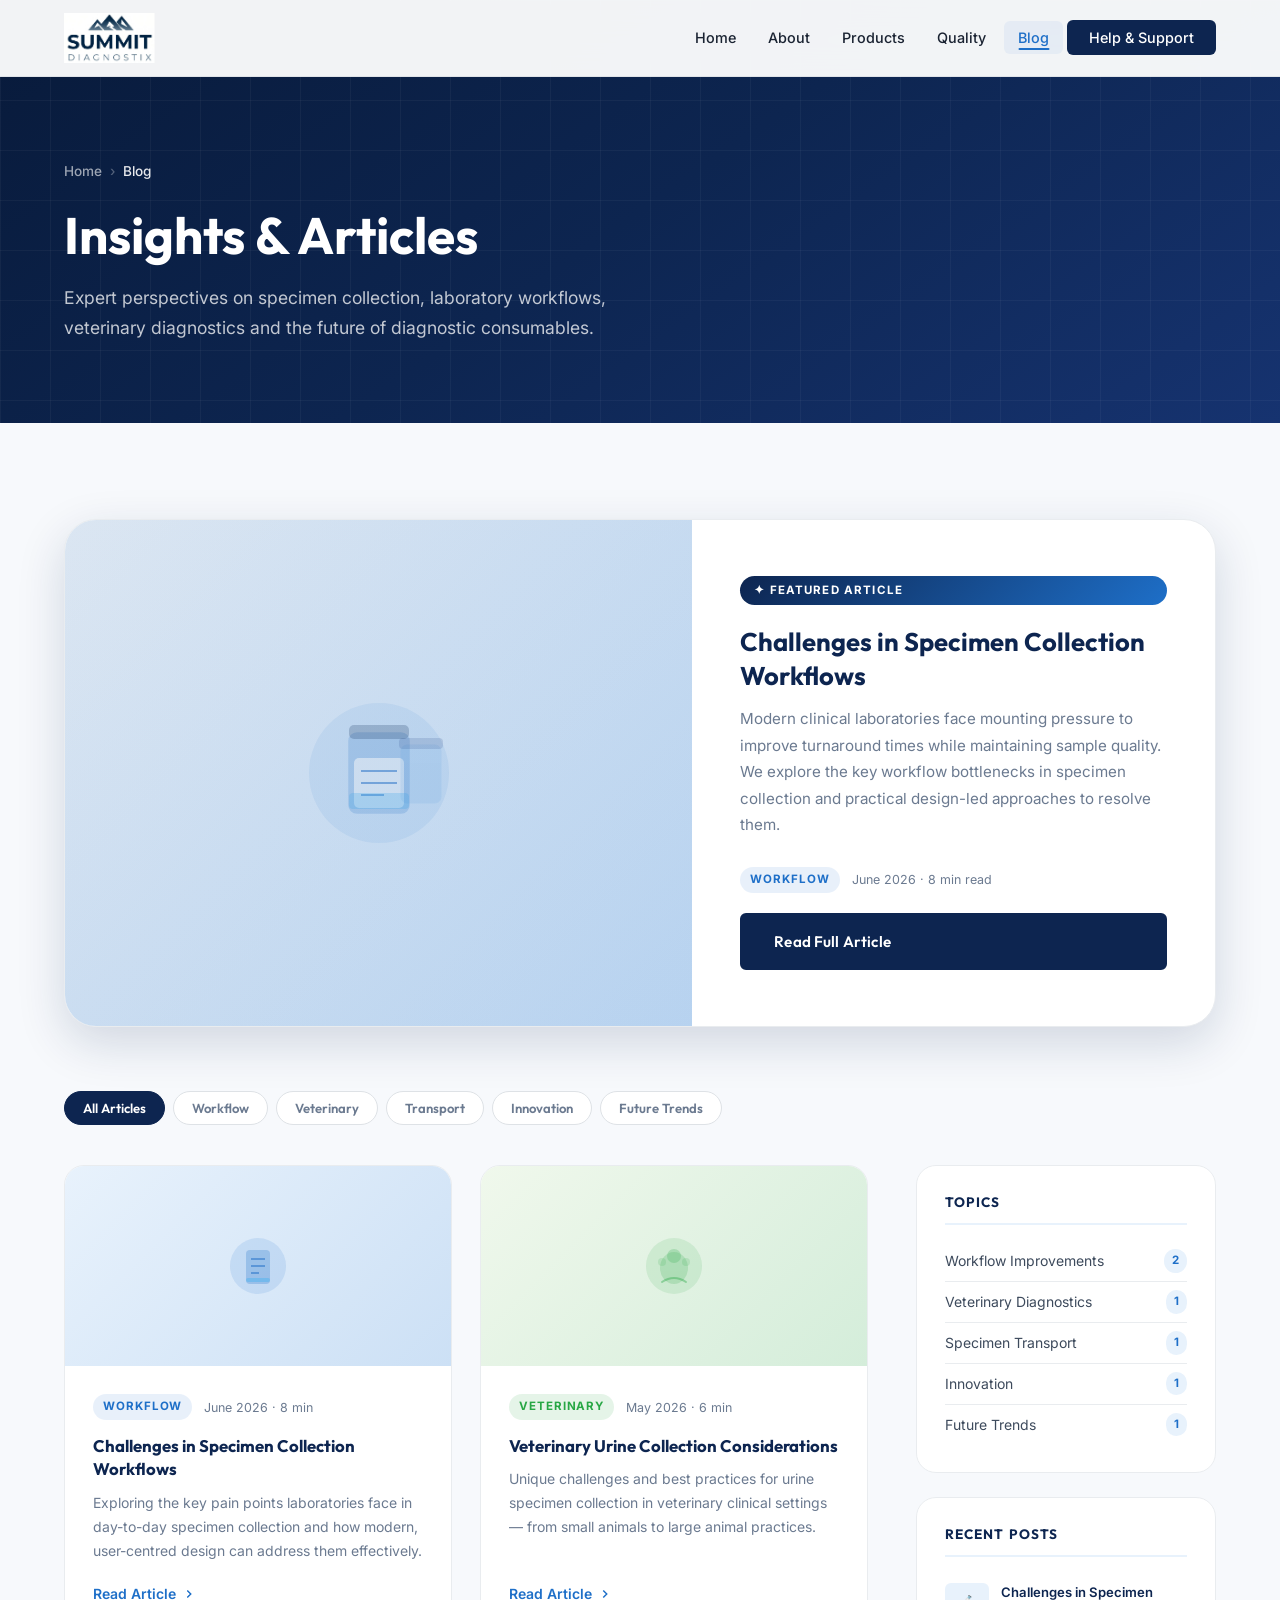
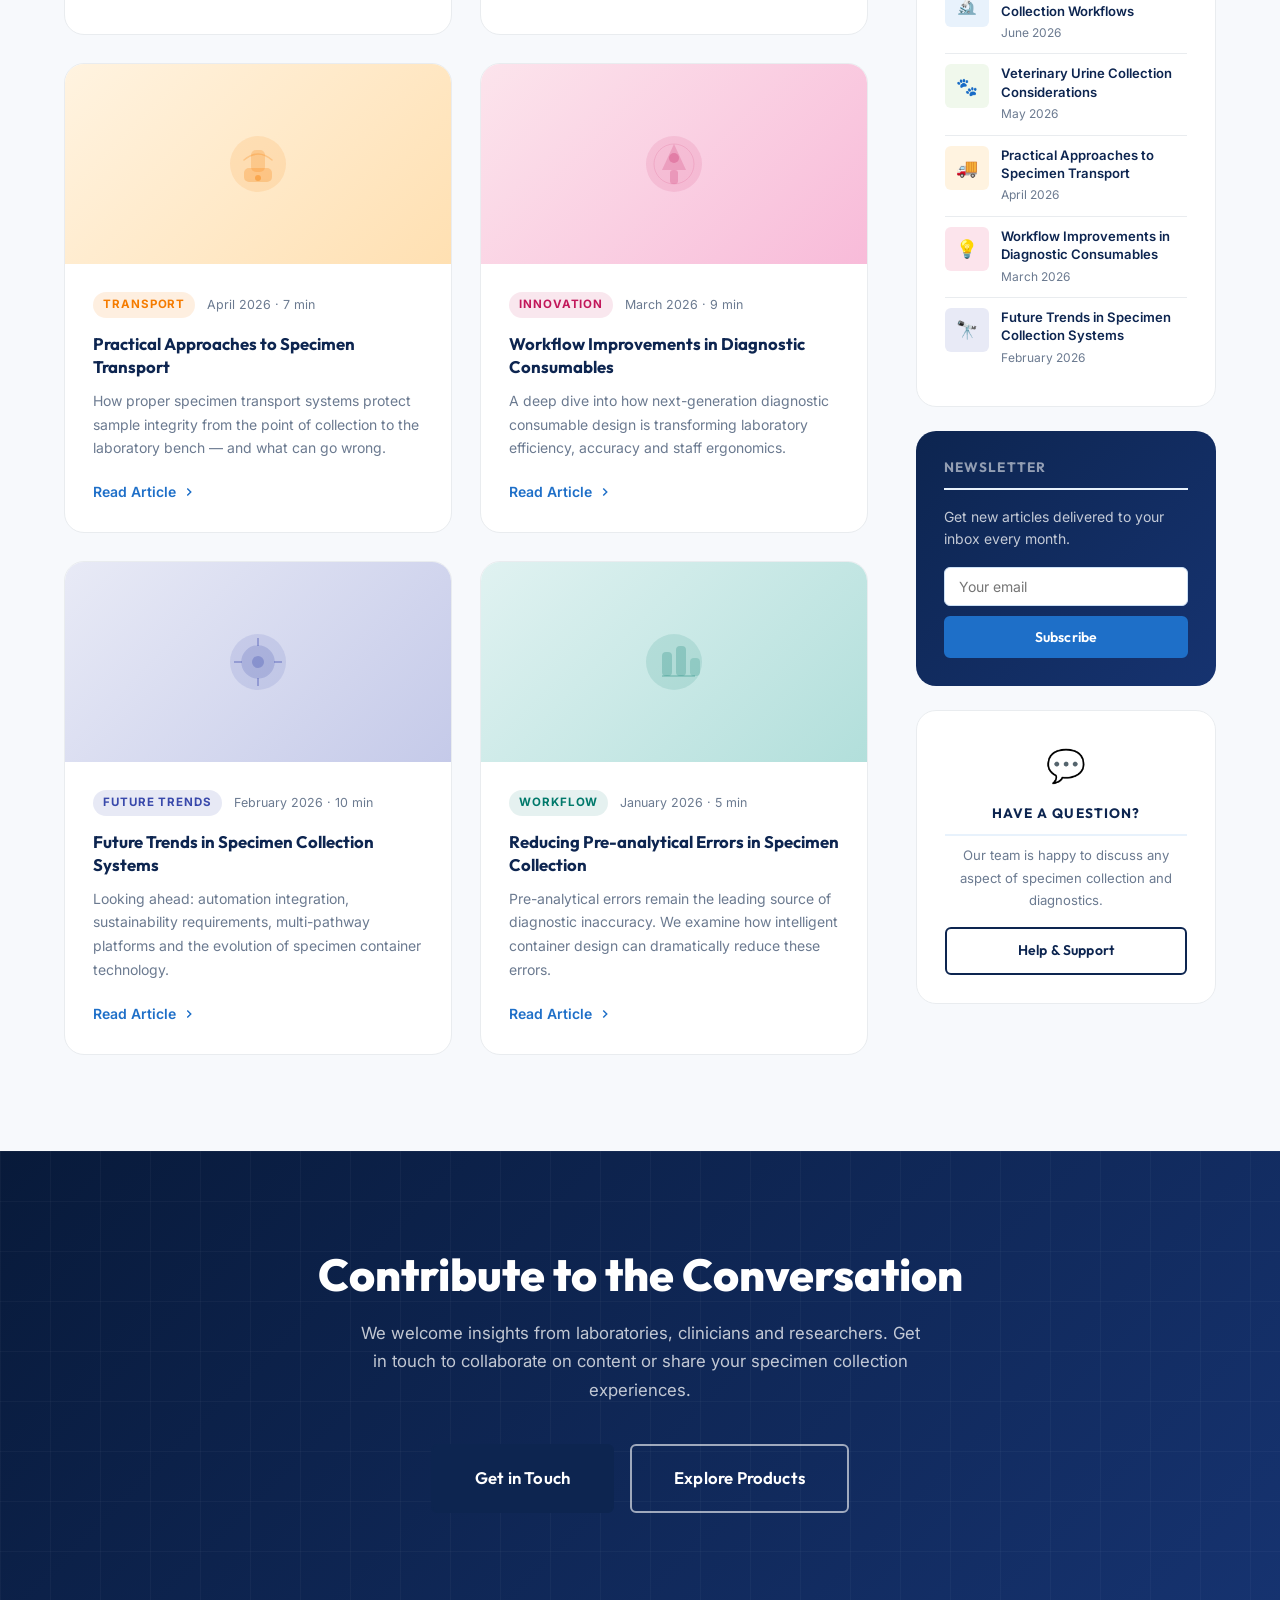
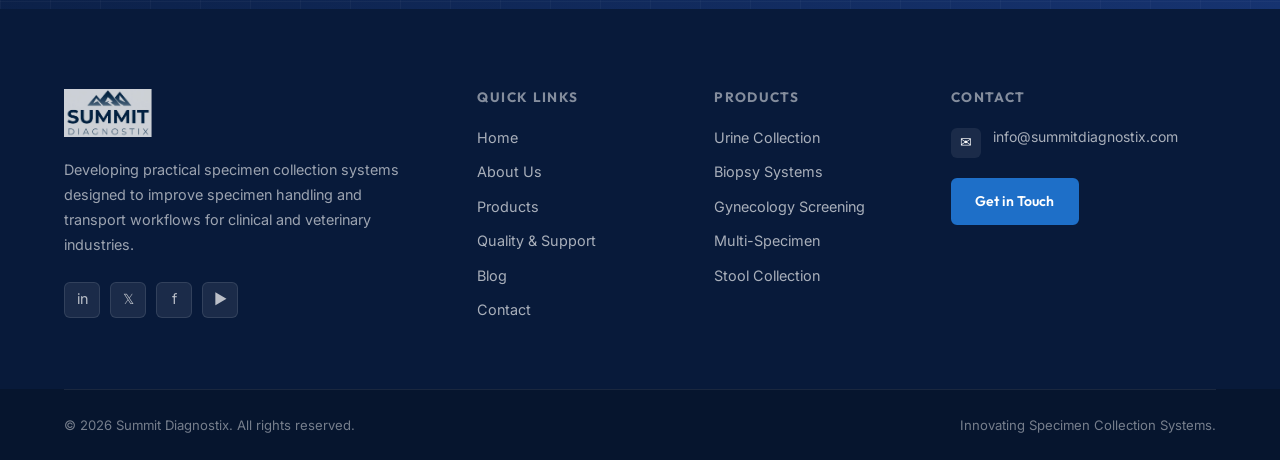
<file: blog.html>
<!DOCTYPE html>
<html lang="en">
<head>
  <meta charset="UTF-8" />
  <meta name="viewport" content="width=device-width, initial-scale=1.0" />
  <title>Blog – Summit Diagnostix</title>
  <meta name="description" content="Latest articles and insights on specimen collection workflows, veterinary diagnostics, transport best practices and future trends in diagnostic consumables." />
  <link rel="icon" href="assets/logo.png" type="image/png" />
  <link rel="stylesheet" href="styles.css" />
  <link rel="preconnect" href="https://fonts.googleapis.com" />
  <link rel="preconnect" href="https://fonts.gstatic.com" crossorigin />
  <style>
    .blog-hero-card {
      background: var(--white);
      border-radius: var(--radius-xl);
      overflow: hidden;
      display: grid;
      grid-template-columns: 1.2fr 1fr;
      box-shadow: var(--shadow-lg);
      border: 1px solid var(--gray-100);
      margin-bottom: 64px;
    }
    .blog-hero-img {
      background: linear-gradient(135deg, var(--sky) 0%, var(--sky-mid) 100%);
      display: flex;
      align-items: center;
      justify-content: center;
      min-height: 360px;
      position: relative;
      overflow: hidden;
    }
    .blog-hero-img::before {
      content: '';
      position: absolute;
      inset: 0;
      background: linear-gradient(135deg, rgba(13,37,80,.06), rgba(30,111,200,.12));
    }
    .blog-hero-body {
      padding: 56px 48px;
      display: flex;
      flex-direction: column;
      justify-content: center;
    }
    .blog-featured-tag {
      display: inline-block;
      background: linear-gradient(135deg, var(--navy), var(--accent));
      color: var(--white);
      font-size: .72rem;
      font-weight: 700;
      letter-spacing: .1em;
      text-transform: uppercase;
      padding: 5px 14px;
      border-radius: 100px;
      margin-bottom: 20px;
    }
    .blog-hero-body h2 {
      font-size: 1.6rem;
      color: var(--navy);
      line-height: 1.3;
      margin-bottom: 14px;
    }
    .blog-hero-body p {
      color: var(--text-light);
      font-size: .95rem;
      line-height: 1.75;
      margin-bottom: 28px;
    }
    /* Filter pills */
    .filter-bar {
      display: flex;
      gap: 8px;
      flex-wrap: wrap;
      margin-bottom: 40px;
    }
    .filter-pill {
      padding: 8px 18px;
      border-radius: 100px;
      font-size: .82rem;
      font-weight: 600;
      color: var(--text-light);
      background: var(--white);
      border: 1.5px solid var(--gray-200);
      cursor: pointer;
      transition: var(--transition);
      font-family: var(--font-display);
    }
    .filter-pill:hover,
    .filter-pill.active {
      background: var(--navy);
      color: var(--white);
      border-color: var(--navy);
    }
    /* Sidebar */
    .blog-layout {
      display: grid;
      grid-template-columns: 1fr 300px;
      gap: 48px;
      align-items: start;
    }
    .blog-sidebar {
      position: sticky;
      top: 96px;
    }
    .sidebar-card {
      background: var(--white);
      border-radius: var(--radius-lg);
      padding: 28px;
      border: 1px solid var(--gray-100);
      margin-bottom: 24px;
    }
    .sidebar-card h4 {
      font-size: .85rem;
      font-weight: 700;
      text-transform: uppercase;
      letter-spacing: .08em;
      color: var(--navy);
      margin-bottom: 16px;
      padding-bottom: 12px;
      border-bottom: 2px solid var(--sky);
    }
    .sidebar-topic {
      display: flex;
      align-items: center;
      justify-content: space-between;
      padding: 8px 0;
      border-bottom: 1px solid var(--gray-100);
      font-size: .875rem;
      color: var(--text-body);
      cursor: pointer;
      transition: var(--transition);
    }
    .sidebar-topic:last-child { border: none; }
    .sidebar-topic:hover { color: var(--accent); padding-left: 4px; }
    .sidebar-count {
      background: var(--sky);
      color: var(--accent);
      font-size: .72rem;
      font-weight: 700;
      padding: 2px 8px;
      border-radius: 100px;
    }
    .recent-post {
      display: flex;
      gap: 12px;
      padding: 10px 0;
      border-bottom: 1px solid var(--gray-100);
    }
    .recent-post:last-child { border: none; }
    .recent-post-icon {
      width: 44px; height: 44px;
      border-radius: var(--radius-sm);
      display: flex;
      align-items: center;
      justify-content: center;
      font-size: 1.1rem;
      flex-shrink: 0;
    }
    .recent-post-title {
      font-size: .82rem;
      font-weight: 600;
      color: var(--navy);
      line-height: 1.4;
      margin-bottom: 3px;
    }
    .recent-post-date {
      font-size: .75rem;
      color: var(--text-light);
    }
    @media (max-width: 900px) {
      .blog-layout { grid-template-columns: 1fr; }
      .blog-sidebar { position: static; }
      .blog-hero-card { grid-template-columns: 1fr; }
      .blog-hero-img { min-height: 240px; }
      .blog-hero-body { padding: 32px 24px; }
    }
  </style>
</head>
<body>

  <!-- NAVBAR -->
  <nav class="navbar" id="navbar">
    <div class="container">
      <div class="nav-inner">
        <a href="index.html" class="nav-logo" aria-label="Summit Diagnostix Home">
          <img src="assets/logo.png" alt="Summit Diagnostix Logo" />
        </a>
        <ul class="nav-menu" id="nav-menu">
          <li><a href="index.html"    class="nav-link">Home</a></li>
          <li><a href="about.html"    class="nav-link">About</a></li>
          <li><a href="products.html" class="nav-link">Products</a></li>
          <li><a href="quality.html"  class="nav-link">Quality</a></li>
          <li><a href="blog.html"     class="nav-link active">Blog</a></li>
          <!-- <li><a href="orders.html"   class="nav-link">Orders</a></li> -->
          <li><a href="contact.html"  class="nav-link nav-cta">Help & Support</a></li>
        </ul>
        <button class="nav-toggle" id="nav-toggle" aria-label="Toggle navigation">
          <span></span><span></span><span></span>
        </button>
      </div>
    </div>
  </nav>

  <!-- PAGE HERO -->
  <section class="page-hero">
    <div class="container">
      <div class="page-hero-content">
        <div class="breadcrumb">
          <a href="index.html">Home</a>
          <span class="sep">›</span>
          <span class="current">Blog</span>
        </div>
        <h1>Insights &amp; Articles</h1>
        <p>Expert perspectives on specimen collection, laboratory workflows, veterinary diagnostics and the future of diagnostic consumables.</p>
      </div>
    </div>
  </section>

  <!-- BLOG CONTENT -->
  <section class="section" style="background:var(--off-white);" id="blog-articles">
    <div class="container">

      <!-- Featured Article -->
      <div class="blog-hero-card anim-fade-up">
        <div class="blog-hero-img">
          <svg width="180" height="180" viewBox="0 0 180 180" fill="none" xmlns="http://www.w3.org/2000/svg">
            <circle cx="90" cy="90" r="70" fill="#1e6fc8" opacity=".08"/>
            <rect x="60" y="50" width="60" height="80" rx="8" fill="#1e6fc8" opacity=".18" stroke="#1e6fc8" stroke-width="1.5" opacity=".3"/>
            <rect x="65" y="75" width="50" height="50" rx="5" fill="white" opacity=".6"/>
            <rect x="60" y="42" width="60" height="14" rx="5" fill="#0d2550" opacity=".22"/>
            <line x1="72" y1="88" x2="108" y2="88" stroke="#1e6fc8" stroke-width="2" opacity=".5"/>
            <line x1="72" y1="100" x2="108" y2="100" stroke="#1e6fc8" stroke-width="2" opacity=".5"/>
            <line x1="72" y1="112" x2="95" y2="112" stroke="#1e6fc8" stroke-width="2" opacity=".5"/>
            <rect x="60" y="110" width="60" height="16" rx="4" fill="#4fb3ef" opacity=".3"/>
            <!-- Second container ghost -->
            <rect x="112" y="62" width="40" height="58" rx="6" fill="#3a8fe0" opacity=".1" stroke="#3a8fe0" stroke-width="1" opacity=".2"/>
            <rect x="110" y="55" width="44" height="11" rx="4" fill="#163370" opacity=".15"/>
          </svg>
        </div>
        <div class="blog-hero-body">
          <span class="blog-featured-tag">✦ Featured Article</span>
          <h2>Challenges in Specimen Collection Workflows</h2>
          <p>Modern clinical laboratories face mounting pressure to improve turnaround times while maintaining sample quality. We explore the key workflow bottlenecks in specimen collection and practical design-led approaches to resolve them.</p>
          <div class="blog-meta" style="margin-bottom:20px;">
            <span class="blog-category">Workflow</span>
            <span class="blog-date">June 2026 · 8 min read</span>
          </div>
          <a href="#article-1" class="btn btn-primary" id="blog-featured-read-btn">Read Full Article</a>
        </div>
      </div>

      <!-- Filter Bar -->
      <div class="filter-bar anim-fade-up">
        <button class="filter-pill active" data-filter="all" id="filter-all">All Articles</button>
        <button class="filter-pill" data-filter="workflow" id="filter-workflow">Workflow</button>
        <button class="filter-pill" data-filter="veterinary" id="filter-vet">Veterinary</button>
        <button class="filter-pill" data-filter="transport" id="filter-transport">Transport</button>
        <button class="filter-pill" data-filter="innovation" id="filter-innovation">Innovation</button>
        <button class="filter-pill" data-filter="future" id="filter-future">Future Trends</button>
      </div>

      <!-- Blog Grid + Sidebar -->
      <div class="blog-layout">
        <!-- Articles Grid -->
        <div>
          <div class="blog-grid" id="blog-articles-grid">

            <!-- Article 1 -->
            <div class="blog-card anim-fade-up delay-1" id="article-1" data-category="workflow">
              <div class="blog-card-img blog-card-img-1">
                <svg width="80" height="80" viewBox="0 0 80 80" fill="none">
                  <circle cx="40" cy="40" r="28" fill="#1e6fc8" opacity=".12"/>
                  <rect x="28" y="24" width="24" height="34" rx="4" fill="#1e6fc8" opacity=".25"/>
                  <rect x="28" y="52" width="24" height="4" rx="2" fill="#4fb3ef" opacity=".5"/>
                  <line x1="33" y1="33" x2="47" y2="33" stroke="#1e6fc8" stroke-width="2" opacity=".5"/>
                  <line x1="33" y1="40" x2="47" y2="40" stroke="#1e6fc8" stroke-width="2" opacity=".5"/>
                  <line x1="33" y1="47" x2="41" y2="47" stroke="#1e6fc8" stroke-width="2" opacity=".5"/>
                </svg>
              </div>
              <div class="blog-card-body">
                <div class="blog-meta">
                  <span class="blog-category">Workflow</span>
                  <span class="blog-date">June 2026 · 8 min</span>
                </div>
                <h3>Challenges in Specimen Collection Workflows</h3>
                <p>Exploring the key pain points laboratories face in day-to-day specimen collection and how modern, user-centred design can address them effectively.</p>
                <a href="#article-1" class="blog-card-link" id="blog-art-1-link">
                  Read Article
                  <svg width="14" height="14" fill="none" stroke="currentColor" stroke-width="2.5" viewBox="0 0 24 24"><polyline points="9 18 15 12 9 6"/></svg>
                </a>
              </div>
            </div>

            <!-- Article 2 -->
            <div class="blog-card anim-fade-up delay-2" id="article-2" data-category="veterinary">
              <div class="blog-card-img blog-card-img-2">
                <svg width="80" height="80" viewBox="0 0 80 80" fill="none">
                  <circle cx="40" cy="40" r="28" fill="#28a745" opacity=".12"/>
                  <ellipse cx="40" cy="42" rx="14" ry="16" fill="#28a745" opacity=".18"/>
                  <circle cx="40" cy="30" r="7" fill="#28a745" opacity=".22"/>
                  <path d="M28 56 Q40 48 52 56" stroke="#28a745" stroke-width="2" opacity=".4" stroke-linecap="round"/>
                  <circle cx="28" cy="36" r="4" fill="#28a745" opacity=".15"/>
                  <circle cx="52" cy="36" r="4" fill="#28a745" opacity=".15"/>
                </svg>
              </div>
              <div class="blog-card-body">
                <div class="blog-meta">
                  <span class="blog-category" style="background:rgba(40,167,69,.12);color:#28a745;">Veterinary</span>
                  <span class="blog-date">May 2026 · 6 min</span>
                </div>
                <h3>Veterinary Urine Collection Considerations</h3>
                <p>Unique challenges and best practices for urine specimen collection in veterinary clinical settings — from small animals to large animal practices.</p>
                <a href="#article-2" class="blog-card-link" id="blog-art-2-link">
                  Read Article
                  <svg width="14" height="14" fill="none" stroke="currentColor" stroke-width="2.5" viewBox="0 0 24 24"><polyline points="9 18 15 12 9 6"/></svg>
                </a>
              </div>
            </div>

            <!-- Article 3 -->
            <div class="blog-card anim-fade-up delay-3" id="article-3" data-category="transport">
              <div class="blog-card-img blog-card-img-3">
                <svg width="80" height="80" viewBox="0 0 80 80" fill="none">
                  <circle cx="40" cy="40" r="28" fill="#f57c00" opacity=".12"/>
                  <rect x="26" y="44" width="28" height="14" rx="5" fill="#f57c00" opacity=".25"/>
                  <rect x="33" y="26" width="14" height="22" rx="5" fill="#f57c00" opacity=".22"/>
                  <circle cx="40" cy="54" r="3" fill="#f57c00" opacity=".4"/>
                  <path d="M26 36 Q40 24 54 36" stroke="#f57c00" stroke-width="1.5" opacity=".25" stroke-linecap="round"/>
                </svg>
              </div>
              <div class="blog-card-body">
                <div class="blog-meta">
                  <span class="blog-category" style="background:rgba(245,124,0,.12);color:#f57c00;">Transport</span>
                  <span class="blog-date">April 2026 · 7 min</span>
                </div>
                <h3>Practical Approaches to Specimen Transport</h3>
                <p>How proper specimen transport systems protect sample integrity from the point of collection to the laboratory bench — and what can go wrong.</p>
                <a href="#article-3" class="blog-card-link" id="blog-art-3-link">
                  Read Article
                  <svg width="14" height="14" fill="none" stroke="currentColor" stroke-width="2.5" viewBox="0 0 24 24"><polyline points="9 18 15 12 9 6"/></svg>
                </a>
              </div>
            </div>

            <!-- Article 4 -->
            <div class="blog-card anim-fade-up delay-1" id="article-4" data-category="innovation">
              <div class="blog-card-img blog-card-img-4">
                <svg width="80" height="80" viewBox="0 0 80 80" fill="none">
                  <circle cx="40" cy="40" r="28" fill="#c2185b" opacity=".1"/>
                  <polygon points="40,20 52,46 28,46" fill="#c2185b" opacity=".18"/>
                  <rect x="36" y="46" width="8" height="14" rx="3" fill="#c2185b" opacity=".22"/>
                  <circle cx="40" cy="34" r="5" fill="#c2185b" opacity=".25"/>
                  <circle cx="40" cy="40" r="20" stroke="#c2185b" stroke-width="1" opacity=".12" fill="none"/>
                </svg>
              </div>
              <div class="blog-card-body">
                <div class="blog-meta">
                  <span class="blog-category" style="background:rgba(194,24,91,.1);color:#c2185b;">Innovation</span>
                  <span class="blog-date">March 2026 · 9 min</span>
                </div>
                <h3>Workflow Improvements in Diagnostic Consumables</h3>
                <p>A deep dive into how next-generation diagnostic consumable design is transforming laboratory efficiency, accuracy and staff ergonomics.</p>
                <a href="#article-4" class="blog-card-link" id="blog-art-4-link">
                  Read Article
                  <svg width="14" height="14" fill="none" stroke="currentColor" stroke-width="2.5" viewBox="0 0 24 24"><polyline points="9 18 15 12 9 6"/></svg>
                </a>
              </div>
            </div>

            <!-- Article 5 -->
            <div class="blog-card anim-fade-up delay-2" id="article-5" data-category="future">
              <div class="blog-card-img blog-card-img-5">
                <svg width="80" height="80" viewBox="0 0 80 80" fill="none">
                  <circle cx="40" cy="40" r="28" fill="#3949ab" opacity=".12"/>
                  <circle cx="40" cy="40" r="16" fill="#3949ab" opacity=".18" stroke="#3949ab" stroke-width="1.5" opacity=".3"/>
                  <circle cx="40" cy="40" r="6"  fill="#3949ab" opacity=".3"/>
                  <line x1="40" y1="16" x2="40" y2="24" stroke="#3949ab" stroke-width="2" opacity=".35"/>
                  <line x1="40" y1="56" x2="40" y2="64" stroke="#3949ab" stroke-width="2" opacity=".35"/>
                  <line x1="16" y1="40" x2="24" y2="40" stroke="#3949ab" stroke-width="2" opacity=".35"/>
                  <line x1="56" y1="40" x2="64" y2="40" stroke="#3949ab" stroke-width="2" opacity=".35"/>
                </svg>
              </div>
              <div class="blog-card-body">
                <div class="blog-meta">
                  <span class="blog-category" style="background:rgba(57,73,171,.12);color:#3949ab;">Future Trends</span>
                  <span class="blog-date">February 2026 · 10 min</span>
                </div>
                <h3>Future Trends in Specimen Collection Systems</h3>
                <p>Looking ahead: automation integration, sustainability requirements, multi-pathway platforms and the evolution of specimen container technology.</p>
                <a href="#article-5" class="blog-card-link" id="blog-art-5-link">
                  Read Article
                  <svg width="14" height="14" fill="none" stroke="currentColor" stroke-width="2.5" viewBox="0 0 24 24"><polyline points="9 18 15 12 9 6"/></svg>
                </a>
              </div>
            </div>

            <!-- Article 6 — bonus -->
            <div class="blog-card anim-fade-up delay-3" id="article-6" data-category="workflow">
              <div class="blog-card-img" style="background:linear-gradient(135deg,#e0f2f1,#b2dfdb);">
                <svg width="80" height="80" viewBox="0 0 80 80" fill="none">
                  <circle cx="40" cy="40" r="28" fill="#00796b" opacity=".12"/>
                  <rect x="28" y="30" width="10" height="24" rx="4" fill="#00796b" opacity=".22"/>
                  <rect x="42" y="24" width="10" height="30" rx="4" fill="#00796b" opacity=".22"/>
                  <rect x="56" y="36" width="10" height="18" rx="4" fill="#00796b" opacity=".18"/>
                  <path d="M28 54 L37 54 L47 54 L61 54" stroke="#00796b" stroke-width="1.5" opacity=".3"/>
                </svg>
              </div>
              <div class="blog-card-body">
                <div class="blog-meta">
                  <span class="blog-category" style="background:rgba(0,121,107,.1);color:#00796b;">Workflow</span>
                  <span class="blog-date">January 2026 · 5 min</span>
                </div>
                <h3>Reducing Pre-analytical Errors in Specimen Collection</h3>
                <p>Pre-analytical errors remain the leading source of diagnostic inaccuracy. We examine how intelligent container design can dramatically reduce these errors.</p>
                <a href="#article-6" class="blog-card-link" id="blog-art-6-link">
                  Read Article
                  <svg width="14" height="14" fill="none" stroke="currentColor" stroke-width="2.5" viewBox="0 0 24 24"><polyline points="9 18 15 12 9 6"/></svg>
                </a>
              </div>
            </div>

          </div>
        </div>

        <!-- Sidebar -->
        <aside class="blog-sidebar">
          <!-- Topics -->
          <div class="sidebar-card anim-fade-up">
            <h4>Topics</h4>
            <div class="sidebar-topic"><span>Workflow Improvements</span><span class="sidebar-count">2</span></div>
            <div class="sidebar-topic"><span>Veterinary Diagnostics</span><span class="sidebar-count">1</span></div>
            <div class="sidebar-topic"><span>Specimen Transport</span><span class="sidebar-count">1</span></div>
            <div class="sidebar-topic"><span>Innovation</span><span class="sidebar-count">1</span></div>
            <div class="sidebar-topic"><span>Future Trends</span><span class="sidebar-count">1</span></div>
          </div>

          <!-- Recent Posts -->
          <div class="sidebar-card anim-fade-up delay-1">
            <h4>Recent Posts</h4>
            <div class="recent-post">
              <div class="recent-post-icon" style="background:var(--sky);">🔬</div>
              <div>
                <div class="recent-post-title">Challenges in Specimen Collection Workflows</div>
                <div class="recent-post-date">June 2026</div>
              </div>
            </div>
            <div class="recent-post">
              <div class="recent-post-icon" style="background:#f0f8ec;">🐾</div>
              <div>
                <div class="recent-post-title">Veterinary Urine Collection Considerations</div>
                <div class="recent-post-date">May 2026</div>
              </div>
            </div>
            <div class="recent-post">
              <div class="recent-post-icon" style="background:#fff3e0;">🚚</div>
              <div>
                <div class="recent-post-title">Practical Approaches to Specimen Transport</div>
                <div class="recent-post-date">April 2026</div>
              </div>
            </div>
            <div class="recent-post">
              <div class="recent-post-icon" style="background:#fce4ec;">💡</div>
              <div>
                <div class="recent-post-title">Workflow Improvements in Diagnostic Consumables</div>
                <div class="recent-post-date">March 2026</div>
              </div>
            </div>
            <div class="recent-post">
              <div class="recent-post-icon" style="background:#e8eaf6;">🔭</div>
              <div>
                <div class="recent-post-title">Future Trends in Specimen Collection Systems</div>
                <div class="recent-post-date">February 2026</div>
              </div>
            </div>
          </div>

          <!-- Newsletter CTA -->
          <div class="sidebar-card anim-fade-up delay-2" style="background:linear-gradient(135deg,var(--navy),var(--navy-mid));border:none;">
            <h4 style="color:rgba(255,255,255,.55);">Newsletter</h4>
            <p style="font-size:.875rem;color:rgba(255,255,255,.75);line-height:1.6;margin-bottom:16px;">Get new articles delivered to your inbox every month.</p>
            <form data-form="newsletter" id="blog-sidebar-newsletter" style="display:flex;flex-direction:column;gap:10px;">
              <input type="email" class="newsletter-input" placeholder="Your email" required style="font-size:.875rem;padding:10px 14px;" id="blog-sidebar-email"/>
              <button type="submit" class="btn btn-accent btn-sm" id="blog-sidebar-subscribe-btn" style="width:100%;justify-content:center;">Subscribe</button>
            </form>
          </div>

          <!-- Contact CTA -->
          <div class="sidebar-card anim-fade-up delay-3" style="text-align:center;">
            <div style="font-size:2rem;margin-bottom:12px;">💬</div>
            <h4 style="margin-bottom:8px;">Have a Question?</h4>
            <p style="font-size:.82rem;color:var(--text-light);margin-bottom:16px;">Our team is happy to discuss any aspect of specimen collection and diagnostics.</p>
            <a href="contact.html" class="btn btn-outline btn-sm" style="width:100%;justify-content:center;" id="blog-sidebar-contact-btn">Help & Support</a>
          </div>
        </aside>
      </div>
    </div>
  </section>

  <!-- CTA -->
  <section class="cta-banner">
    <div class="container">
      <div class="cta-inner anim-fade-up">
        <h2>Contribute to the Conversation</h2>
        <p>We welcome insights from laboratories, clinicians and researchers. Get in touch to collaborate on content or share your specimen collection experiences.</p>
        <div class="cta-actions">
          <a href="contact.html" class="btn btn-primary btn-lg" id="blog-cta-contact-btn">Get in Touch</a>
          <a href="products.html" class="btn btn-secondary btn-lg" id="blog-cta-products-btn">Explore Products</a>
        </div>
      </div>
    </div>
  </section>

  <!-- FOOTER -->
  <footer class="footer">
    <div class="container">
      <div class="footer-grid">
        <div class="footer-brand">
          <div class="footer-logo"><img src="assets/logo.png" alt="Summit Diagnostix Logo" /></div>
          <p>Developing practical specimen collection systems designed to improve specimen handling and transport workflows for clinical and veterinary industries.</p>
          <div class="footer-socials">
            <a href="#" class="footer-social" aria-label="LinkedIn">in</a>
            <a href="#" class="footer-social" aria-label="Twitter">𝕏</a>
            <a href="#" class="footer-social" aria-label="Facebook">f</a>
            <a href="#" class="footer-social" aria-label="YouTube">▶</a>
          </div>
        </div>
        <div class="footer-col">
          <h5>Quick Links</h5>
          <ul class="footer-links">
            <li><a href="index.html">Home</a></li>
            <li><a href="about.html">About Us</a></li>
            <li><a href="products.html">Products</a></li>
            <li><a href="quality.html">Quality &amp; Support</a></li>
            <li><a href="blog.html">Blog</a></li>
            <!-- <li><a href="orders.html">Orders</a></li> -->
            <li><a href="contact.html">Contact</a></li>
          </ul>
        </div>
        <div class="footer-col">
          <h5>Products</h5>
          <ul class="footer-links">
            <li><a href="products.html#urine">Urine Collection</a></li>
            <li><a href="products.html#biopsy">Biopsy Systems</a></li>
            <li><a href="products.html#gynecology">Gynecology Screening</a></li>
            <li><a href="products.html#multi">Multi-Specimen</a></li>
            <li><a href="products.html#stool">Stool Collection</a></li>
          </ul>
        </div>
        <div class="footer-col">
          <h5>Contact</h5>
          <div class="footer-contact-item">
            <div class="footer-contact-icon">✉</div>
            <div class="footer-contact-text"><a href="mailto:info@summitdiagnostix.com">info@summitdiagnostix.com</a></div>
          </div>
          <div style="margin-top:20px;"><a href="contact.html" class="btn btn-accent btn-sm">Get in Touch</a></div>
        </div>
      </div>
    </div>
    <div style="background:rgba(0,0,0,.2);">
      <div class="container">
        <div class="footer-bottom">
          <p>© 2026 Summit Diagnostix. All rights reserved.</p>
          <p>Innovating Specimen Collection Systems.</p>
        </div>
      </div>
    </div>
  </footer>

  <button class="scroll-top" id="scroll-top-btn" aria-label="Scroll to top">↑</button>
  <script src="scripts.js"></script>
  <script>
    // Blog filter functionality
    const filterPills = document.querySelectorAll('.filter-pill');
    const blogCards   = document.querySelectorAll('#blog-articles-grid .blog-card');

    filterPills.forEach(pill => {
      pill.addEventListener('click', () => {
        filterPills.forEach(p => p.classList.remove('active'));
        pill.classList.add('active');
        const filter = pill.getAttribute('data-filter');
        blogCards.forEach(card => {
          const cat = card.getAttribute('data-category');
          if (filter === 'all' || cat === filter) {
            card.style.display = 'flex';
            card.style.flexDirection = 'column';
          } else {
            card.style.display = 'none';
          }
        });
      });
    });
  </script>
</body>
</html>
</file>
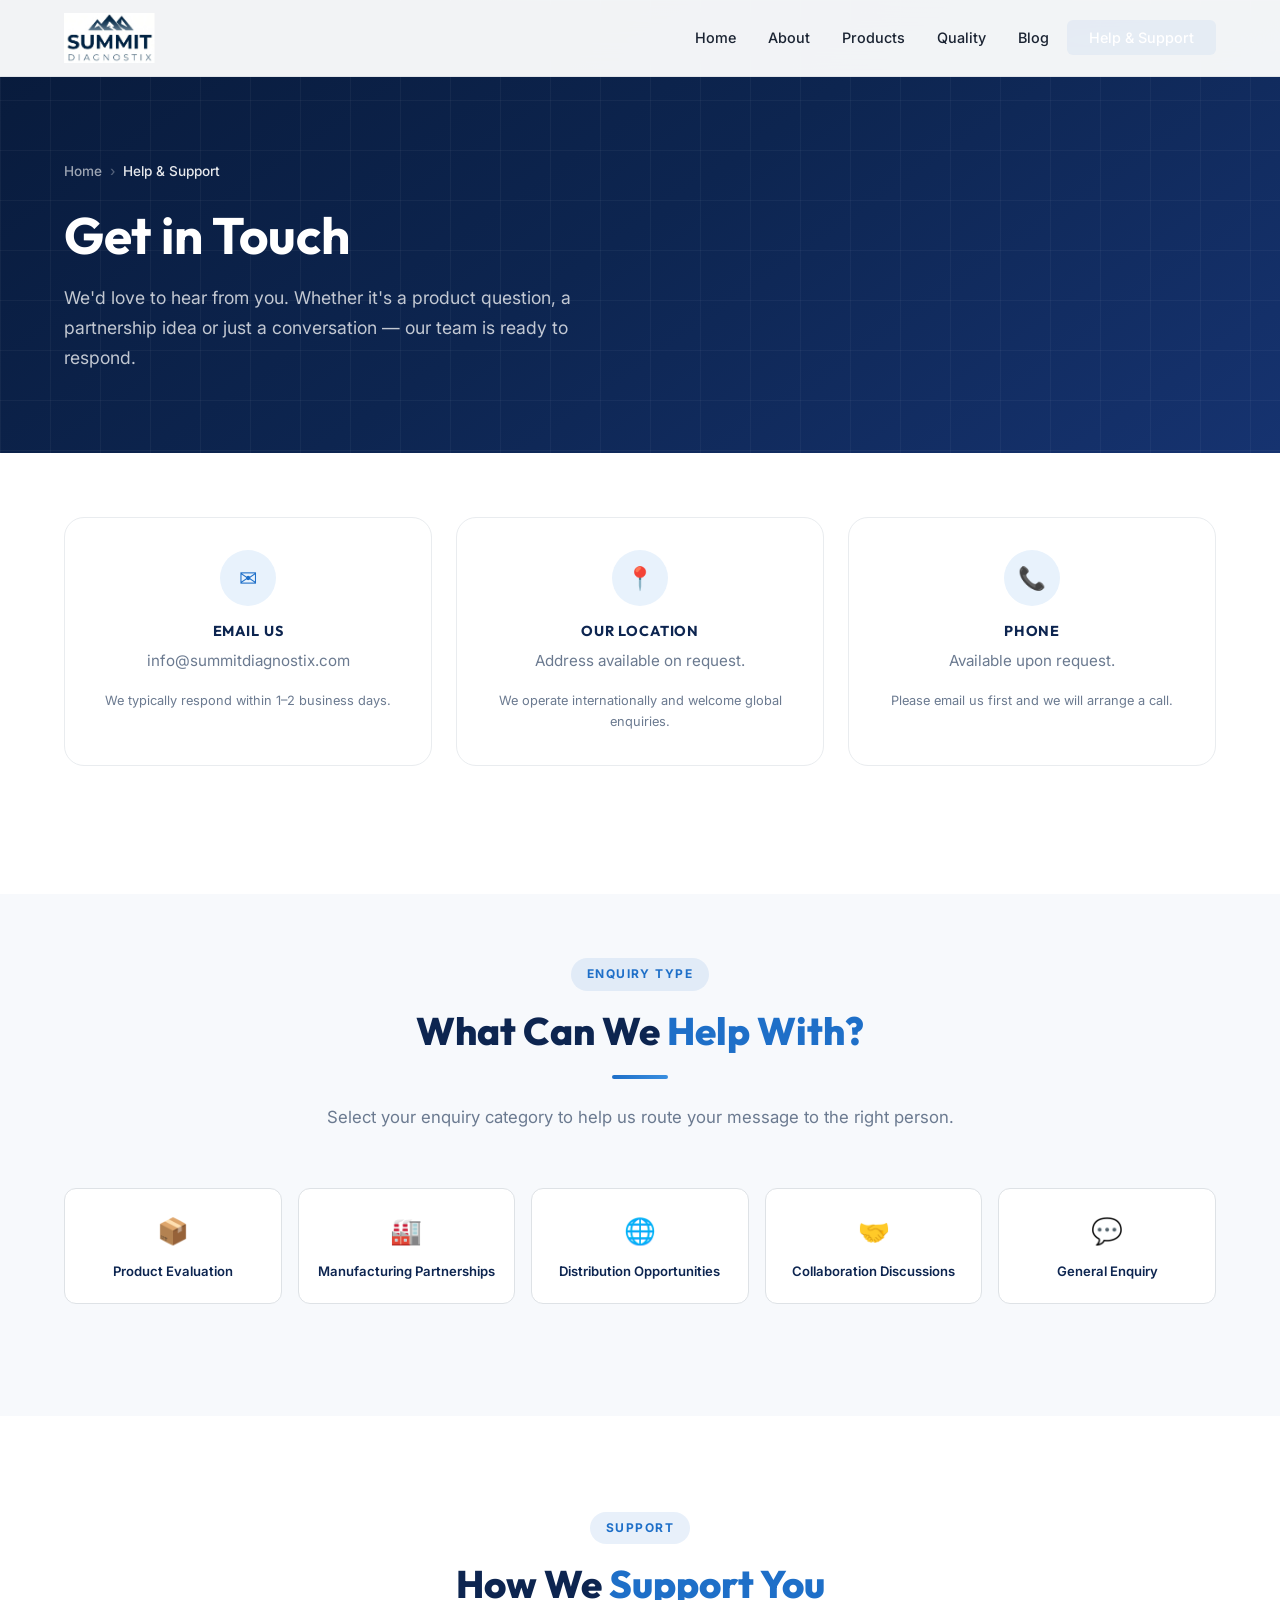
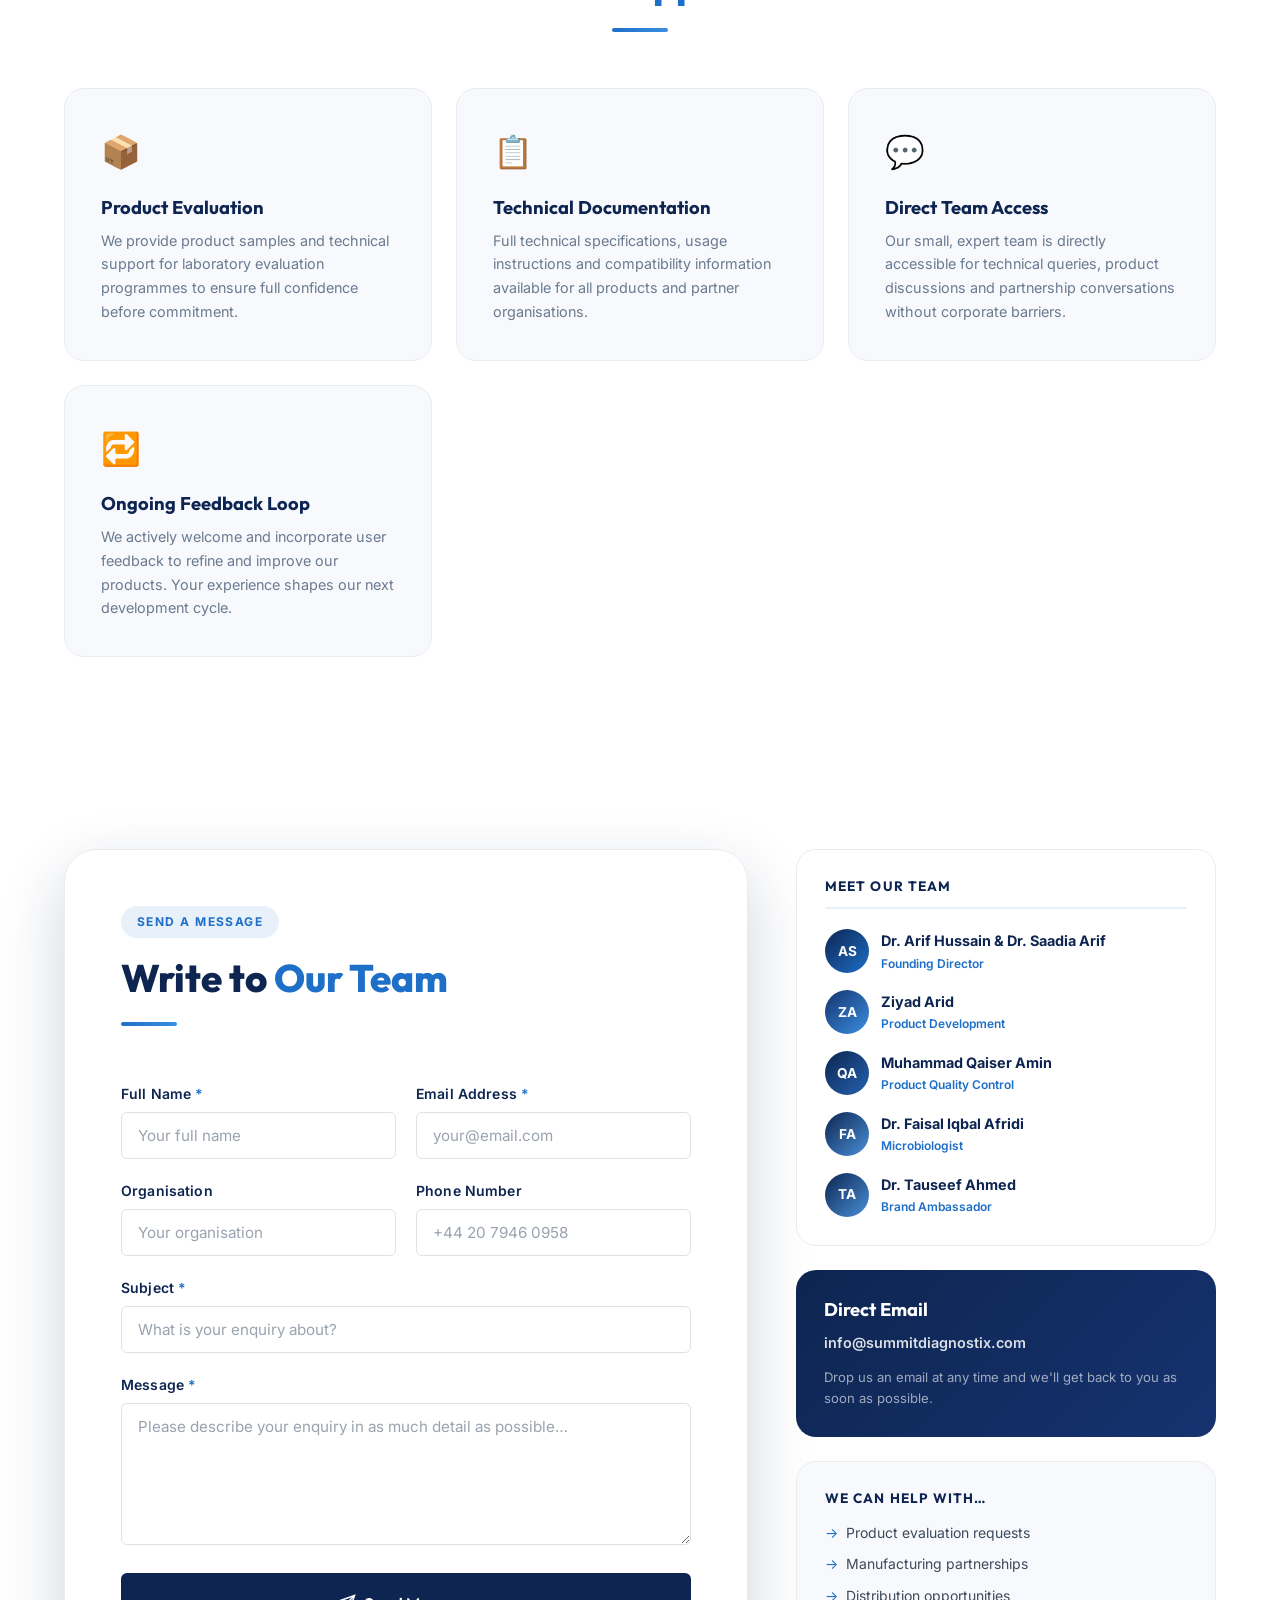
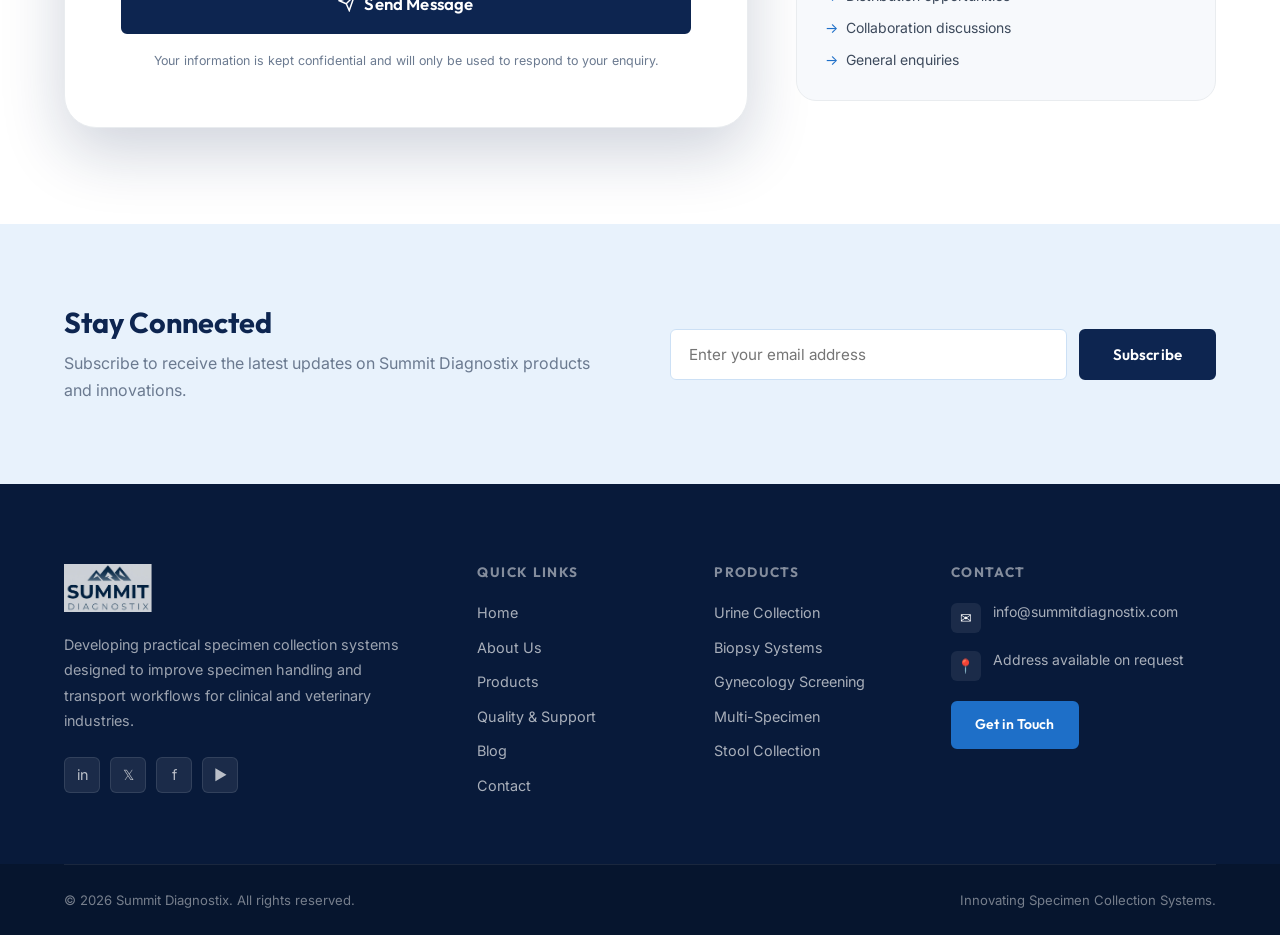
<file: contact.html>
<!DOCTYPE html>
<html lang="en">
<head>
  <meta charset="UTF-8" />
  <meta name="viewport" content="width=device-width, initial-scale=1.0" />
  <title>Help & Support – Summit Diagnostix</title>
  <meta name="description" content="Contact Summit Diagnostix for product evaluation, manufacturing partnerships, distribution opportunities, collaboration discussions or general enquiries." />
  <link rel="icon" href="assets/logo.png" type="image/png" />
  <link rel="stylesheet" href="styles.css" />
  <link rel="preconnect" href="https://fonts.googleapis.com" />
  <link rel="preconnect" href="https://fonts.gstatic.com" crossorigin />
  <style>
    .contact-layout {
      display: grid;
      grid-template-columns: 1fr 420px;
      gap: 48px;
      align-items: start;
    }
    .map-placeholder {
      background: linear-gradient(135deg, var(--sky), var(--sky-mid));
      border-radius: var(--radius-lg);
      height: 260px;
      display: flex;
      align-items: center;
      justify-content: center;
      flex-direction: column;
      gap: 12px;
      border: 1px solid var(--sky-mid);
      margin-top: 24px;
    }
    .map-placeholder svg { opacity: .4; }
    .map-placeholder p { font-size: .85rem; color: var(--navy); font-weight: 600; opacity: .6; }
    @media (max-width: 900px) {
      .contact-layout { grid-template-columns: 1fr; }
    }
  </style>
</head>
<body>

  <!-- NAVBAR -->
  <nav class="navbar" id="navbar">
    <div class="container">
      <div class="nav-inner">
        <a href="index.html" class="nav-logo" aria-label="Summit Diagnostix Home">
          <img src="assets/logo.png" alt="Summit Diagnostix Logo" />
        </a>
        <ul class="nav-menu" id="nav-menu">
          <li><a href="index.html"    class="nav-link">Home</a></li>
          <li><a href="about.html"    class="nav-link">About</a></li>
          <li><a href="products.html" class="nav-link">Products</a></li>
          <li><a href="quality.html"  class="nav-link">Quality</a></li>
          <li><a href="blog.html"     class="nav-link">Blog</a></li>
          <!-- <li><a href="orders.html"   class="nav-link">Orders</a></li> -->
          <li><a href="contact.html"  class="nav-link active nav-cta">Help & Support</a></li>
        </ul>
        <button class="nav-toggle" id="nav-toggle" aria-label="Toggle navigation">
          <span></span><span></span><span></span>
        </button>
      </div>
    </div>
  </nav>

  <!-- PAGE HERO -->
  <section class="page-hero">
    <div class="container">
      <div class="page-hero-content">
        <div class="breadcrumb">
          <a href="index.html">Home</a>
          <span class="sep">›</span>
          <span class="current">Help & Support</span>
        </div>
        <h1>Get in Touch</h1>
        <p>We'd love to hear from you. Whether it's a product question, a partnership idea or just a conversation — our team is ready to respond.</p>
      </div>
    </div>
  </section>

  <!-- CONTACT INFO CARDS -->
  <section class="section-sm" style="background:var(--white);" id="contact-info">
    <div class="container">
      <div class="contact-info-grid">
        <div class="contact-info-card anim-fade-up delay-1">
          <div class="contact-info-icon">✉</div>
          <h4>Email Us</h4>
          <p><a href="mailto:info@summitdiagnostix.com">info@summitdiagnostix.com</a></p>
          <p style="font-size:.8rem;margin-top:4px;">We typically respond within 1–2 business days.</p>
        </div>
        <div class="contact-info-card anim-fade-up delay-2">
          <div class="contact-info-icon">📍</div>
          <h4>Our Location</h4>
          <p>Address available on request.</p>
          <p style="font-size:.8rem;margin-top:4px;">We operate internationally and welcome global enquiries.</p>
        </div>
        <div class="contact-info-card anim-fade-up delay-3">
          <div class="contact-info-icon">📞</div>
          <h4>Phone</h4>
          <p>Available upon request.</p>
          <p style="font-size:.8rem;margin-top:4px;">Please email us first and we will arrange a call.</p>
        </div>
        <!-- <div class="contact-info-card anim-fade-up delay-4">
          <div class="contact-info-icon">🕐</div>
          <h4>Response Time</h4>
          <p>1–2 Business Days</p>
          <p style="font-size:.8rem;margin-top:4px;">Monday to Friday, 9:00 AM – 5:00 PM (GMT).</p>
        </div> -->
      </div>
    </div>
  </section>

  <!-- INQUIRY CATEGORIES -->
  <section class="section-sm" style="background:var(--off-white);" id="inquiry-types">
    <div class="container">
      <div class="section-header text-center anim-fade-up">
        <span class="section-tag">Enquiry Type</span>
        <h2 class="section-title">What Can We <span>Help With?</span></h2>
        <div class="divider"></div>
        <p class="section-subtitle">Select your enquiry category to help us route your message to the right person.</p>
      </div>
      <div class="inquiry-grid anim-fade-up">
        <div class="inquiry-item" data-category="Product Evaluation" id="inq-eval">
          <div class="inquiry-icon">📦</div>
          <p>Product Evaluation</p>
        </div>
        <div class="inquiry-item" data-category="Manufacturing Partnerships" id="inq-mfg">
          <div class="inquiry-icon">🏭</div>
          <p>Manufacturing Partnerships</p>
        </div>
        <div class="inquiry-item" data-category="Distribution Opportunities" id="inq-dist">
          <div class="inquiry-icon">🌐</div>
          <p>Distribution Opportunities</p>
        </div>
        <div class="inquiry-item" data-category="Collaboration Discussions" id="inq-collab">
          <div class="inquiry-icon">🤝</div>
          <p>Collaboration Discussions</p>
        </div>
        <div class="inquiry-item" data-category="General Enquiry" id="inq-general">
          <div class="inquiry-icon">💬</div>
          <p>General Enquiry</p>
        </div>
      </div>
      <input type="hidden" id="inquiry-category" value="" />
    </div>
  </section>

    <!-- FAQ / SUPPORT -->
  <section class="section" style="background:var(--white);" id="support">
    <div class="container">
      <div class="section-header text-center anim-fade-up">
        <span class="section-tag">Support</span>
        <h2 class="section-title">How We <span>Support You</span></h2>
        <div class="divider"></div>
      </div>
      <div style="display:grid;grid-template-columns:repeat(auto-fit,minmax(280px,1fr));gap:24px;">
        <div style="background:var(--off-white);border-radius:var(--radius-lg);padding:36px;border:1px solid var(--gray-100);" class="anim-fade-up delay-1">
          <div style="font-size:2rem;margin-bottom:16px;">📦</div>
          <h4 style="color:var(--navy);margin-bottom:10px;">Product Evaluation</h4>
          <p style="font-size:.9rem;color:var(--text-light);line-height:1.65;margin:0;">We provide product samples and technical support for laboratory evaluation programmes to ensure full confidence before commitment.</p>
        </div>
        <div style="background:var(--off-white);border-radius:var(--radius-lg);padding:36px;border:1px solid var(--gray-100);" class="anim-fade-up delay-2">
          <div style="font-size:2rem;margin-bottom:16px;">📋</div>
          <h4 style="color:var(--navy);margin-bottom:10px;">Technical Documentation</h4>
          <p style="font-size:.9rem;color:var(--text-light);line-height:1.65;margin:0;">Full technical specifications, usage instructions and compatibility information available for all products and partner organisations.</p>
        </div>
        <div style="background:var(--off-white);border-radius:var(--radius-lg);padding:36px;border:1px solid var(--gray-100);" class="anim-fade-up delay-3">
          <div style="font-size:2rem;margin-bottom:16px;">💬</div>
          <h4 style="color:var(--navy);margin-bottom:10px;">Direct Team Access</h4>
          <p style="font-size:.9rem;color:var(--text-light);line-height:1.65;margin:0;">Our small, expert team is directly accessible for technical queries, product discussions and partnership conversations without corporate barriers.</p>
        </div>
        <div style="background:var(--off-white);border-radius:var(--radius-lg);padding:36px;border:1px solid var(--gray-100);" class="anim-fade-up delay-4">
          <div style="font-size:2rem;margin-bottom:16px;">🔁</div>
          <h4 style="color:var(--navy);margin-bottom:10px;">Ongoing Feedback Loop</h4>
          <p style="font-size:.9rem;color:var(--text-light);line-height:1.65;margin:0;">We actively welcome and incorporate user feedback to refine and improve our products. Your experience shapes our next development cycle.</p>
        </div>
      </div>
    </div>
  </section>

  <!-- CONTACT FORM + SIDEBAR -->
  <section class="section" style="background:var(--white);" id="contact-form-section">
    <div class="container">
      <div class="contact-layout">

        <!-- Contact Form -->
        <div>
          <div class="form-card anim-fade-up">
            <div class="section-header">
              <span class="section-tag">Send a Message</span>
              <h2 class="section-title">Write to <span>Our Team</span></h2>
              <div class="divider"></div>
            </div>

            <form data-form="contact" id="contact-form" novalidate>
              <div class="form-grid">

                <!-- Name -->
                <div class="form-group">
                  <label class="form-label" for="contact-name">Full Name <span style="color:var(--accent);">*</span></label>
                  <input type="text" class="form-control" id="contact-name" name="name" placeholder="Your full name" required />
                </div>

                <!-- Email -->
                <div class="form-group">
                  <label class="form-label" for="contact-email">Email Address <span style="color:var(--accent);">*</span></label>
                  <input type="email" class="form-control" id="contact-email" name="email" placeholder="your@email.com" required />
                </div>

                <!-- Organisation -->
                <div class="form-group">
                  <label class="form-label" for="contact-org">Organisation</label>
                  <input type="text" class="form-control" id="contact-org" name="organisation" placeholder="Your organisation" />
                </div>

                <!-- Phone -->
                <div class="form-group">
                  <label class="form-label" for="contact-phone">Phone Number</label>
                  <input type="tel" class="form-control" id="contact-phone" name="phone" placeholder="+44 20 7946 0958" />
                </div>

                <!-- Subject -->
                <div class="form-group full">
                  <label class="form-label" for="contact-subject">Subject <span style="color:var(--accent);">*</span></label>
                  <input type="text" class="form-control" id="contact-subject" name="subject" placeholder="What is your enquiry about?" required />
                </div>

                <!-- Message -->
                <div class="form-group full">
                  <label class="form-label" for="contact-message">Message <span style="color:var(--accent);">*</span></label>
                  <textarea class="form-control" id="contact-message" name="message" rows="6" placeholder="Please describe your enquiry in as much detail as possible…" required></textarea>
                </div>

                <!-- Submit -->
                <div class="form-group full form-submit">
                  <button type="submit" class="btn btn-primary btn-lg" id="contact-submit-btn" data-label="Send Message" style="width:100%;justify-content:center;">
                    <svg width="18" height="18" fill="none" stroke="currentColor" stroke-width="2" viewBox="0 0 24 24"><line x1="22" y1="2" x2="11" y2="13"/><polygon points="22 2 15 22 11 13 2 9 22 2"/></svg>
                    Send Message
                  </button>
                  <p style="font-size:.78rem;color:var(--text-light);margin-top:10px;text-align:center;">Your information is kept confidential and will only be used to respond to your enquiry.</p>
                </div>

              </div>
            </form>

            <!-- Success -->
            <div class="form-success" id="contact-success">
              ✅ Thank you for your message! We'll be in touch within 1–2 business days.
            </div>
          </div>
        </div>

        <!-- Sidebar -->
        <div style="position:sticky;top:96px;">
          <!-- Team Cards -->
          <div style="background:var(--white);border-radius:var(--radius-lg);padding:28px;border:1px solid var(--gray-100);margin-bottom:24px;" class="anim-fade-up">
            <h4 style="font-size:.85rem;font-weight:700;text-transform:uppercase;letter-spacing:.08em;color:var(--navy);margin-bottom:20px;padding-bottom:12px;border-bottom:2px solid var(--sky);">Meet Our Team</h4>
            <div style="display:flex;flex-direction:column;gap:16px;">
              <div style="display:flex;align-items:center;gap:12px;">
                <div style="width:44px;height:44px;border-radius:50%;background:linear-gradient(135deg,var(--navy),var(--accent));display:flex;align-items:center;justify-content:center;color:white;font-size:.85rem;font-weight:700;flex-shrink:0;">AS</div>
                <div>
                  <div style="font-size:.9rem;font-weight:700;color:var(--navy);">Dr. Arif Hussain & Dr. Saadia Arif</div>
                  <div style="font-size:.75rem;color:var(--accent);font-weight:600;">Founding Director</div>
                </div>
              </div>
              <div style="display:flex;align-items:center;gap:12px;">
                <div style="width:44px;height:44px;border-radius:50%;background:linear-gradient(135deg,var(--navy-mid),var(--accent-light));display:flex;align-items:center;justify-content:center;color:white;font-size:.85rem;font-weight:700;flex-shrink:0;">ZA</div>
                <div>
                  <div style="font-size:.9rem;font-weight:700;color:var(--navy);">Ziyad Arid</div>
                  <div style="font-size:.75rem;color:var(--accent);font-weight:600;">Product Development</div>
                </div>
              </div>
              <div style="display:flex;align-items:center;gap:12px;">
                <div style="width:44px;height:44px;border-radius:50%;background:linear-gradient(135deg,var(--navy),#2563b0);display:flex;align-items:center;justify-content:center;color:white;font-size:.85rem;font-weight:700;flex-shrink:0;">QA</div>
                <div>
                  <div style="font-size:.9rem;font-weight:700;color:var(--navy);">Muhammad Qaiser Amin</div>
                  <div style="font-size:.75rem;color:var(--accent);font-weight:600;">Product Quality Control</div>
                </div>
              </div>
              <div style="display:flex;align-items:center;gap:12px;">
                <div style="width:44px;height:44px;border-radius:50%;background:linear-gradient(135deg,var(--navy),#4a90d9);display:flex;align-items:center;justify-content:center;color:white;font-size:.85rem;font-weight:700;flex-shrink:0;">FA</div>
                <div>
                  <div style="font-size:.9rem;font-weight:700;color:var(--navy);">Dr. Faisal Iqbal Afridi</div>
                  <div style="font-size:.75rem;color:var(--accent);font-weight:600;">Microbiologist</div>
                </div>
              </div>
              <div style="display:flex;align-items:center;gap:12px;">
                <div style="width:44px;height:44px;border-radius:50%;background:linear-gradient(135deg,var(--navy),#4a90d9);display:flex;align-items:center;justify-content:center;color:white;font-size:.85rem;font-weight:700;flex-shrink:0;">TA</div>
                <div>
                  <div style="font-size:.9rem;font-weight:700;color:var(--navy);">Dr. Tauseef Ahmed</div>
                  <div style="font-size:.75rem;color:var(--accent);font-weight:600;">Brand Ambassador</div>
                </div>
              </div>
            </div>
          </div>

          <!-- Email direct -->
          <div style="background:linear-gradient(135deg,var(--navy),var(--navy-mid));border-radius:var(--radius-lg);padding:28px;" class="anim-fade-up delay-1">
            <!-- <div style="font-size:2rem;margin-bottom:12px;">✉</div> -->
            <h4 style="color:var(--white);margin-bottom:8px;">Direct Email</h4>
            <a href="mailto:info@summitdiagnostix.com" style="color:rgba(255,255,255,.85);font-size:.9rem;font-weight:600;word-break:break-all;">info@summitdiagnostix.com</a>
            <p style="color:rgba(255,255,255,.6);font-size:.82rem;margin-top:10px;line-height:1.6;">Drop us an email at any time and we'll get back to you as soon as possible.</p>
          </div>

          <!-- Enquiry types quick list -->
          <div style="background:var(--off-white);border-radius:var(--radius-lg);padding:28px;margin-top:24px;border:1px solid var(--gray-100);" class="anim-fade-up delay-2">
            <h4 style="font-size:.85rem;font-weight:700;text-transform:uppercase;letter-spacing:.08em;color:var(--navy);margin-bottom:14px;">We Can Help With…</h4>
            <ul style="display:flex;flex-direction:column;gap:8px;">
              <li style="display:flex;align-items:center;gap:8px;font-size:.875rem;color:var(--text-body);"><span style="color:var(--accent);">→</span> Product evaluation requests</li>
              <li style="display:flex;align-items:center;gap:8px;font-size:.875rem;color:var(--text-body);"><span style="color:var(--accent);">→</span> Manufacturing partnerships</li>
              <li style="display:flex;align-items:center;gap:8px;font-size:.875rem;color:var(--text-body);"><span style="color:var(--accent);">→</span> Distribution opportunities</li>
              <li style="display:flex;align-items:center;gap:8px;font-size:.875rem;color:var(--text-body);"><span style="color:var(--accent);">→</span> Collaboration discussions</li>
              <li style="display:flex;align-items:center;gap:8px;font-size:.875rem;color:var(--text-body);"><span style="color:var(--accent);">→</span> General enquiries</li>
            </ul>
          </div>

          <!-- Map placeholder -->
          <!-- <div class="map-placeholder anim-fade-up delay-3">
            <svg width="48" height="48" fill="none" stroke="#0d2550" stroke-width="1.5" viewBox="0 0 24 24">
              <path d="M21 10c0 7-9 13-9 13s-9-6-9-13a9 9 0 0118 0z"/>
              <circle cx="12" cy="10" r="3"/>
            </svg>
            <p>Location available on request</p>
          </div> -->
        </div>
      </div>
    </div>
  </section>

  <!-- TEAM SECTION -->
  <!-- <section class="section" style="background:var(--off-white);" id="contact-team">
    <div class="container">
      <div class="section-header text-center anim-fade-up">
        <span class="section-tag">Our People</span>
        <h2 class="section-title">Meet the <span>Team</span></h2>
        <div class="divider"></div>
        <p class="section-subtitle">Our multidisciplinary team is always happy to answer your questions directly.</p>
      </div>
      <div class="team-grid">
        <div class="team-card ta-1 anim-fade-up delay-1">
          <div class="team-avatar">
            <div class="team-avatar-inner">AH</div>
          </div>
          <h4>Dr. Arif Hussain</h4>
          <div class="team-role">Founding Director</div>
          <p style="font-size:.82rem;color:var(--text-light);margin-top:10px;line-height:1.6;">Vision, leadership, and strategic direction of Summit Diagnostix.</p>
        </div>
        <div class="team-card ta-2 anim-fade-up delay-2">
          <div class="team-avatar">
            <div class="team-avatar-inner">ZA</div>
          </div>
          <h4>Ziyad Arid</h4>
          <div class="team-role">Product Development</div>
          <p style="font-size:.82rem;color:var(--text-light);margin-top:10px;line-height:1.6;">Driving innovative product design from concept through to manufacture.</p>
        </div>
        <div class="team-card ta-3 anim-fade-up delay-3">
          <div class="team-avatar">
            <div class="team-avatar-inner">QA</div>
          </div>
          <h4>Qaisar</h4>
          <div class="team-role">Product Quality Control</div>
          <p style="font-size:.82rem;color:var(--text-light);margin-top:10px;line-height:1.6;">Ensuring every product meets the highest quality and reliability standards.</p>
        </div>
        <div class="team-card ta-4 anim-fade-up delay-4">
          <div class="team-avatar">
            <div class="team-avatar-inner">FA</div>
          </div>
          <h4>Dr. Faisal Afridi</h4>
          <div class="team-role">Microbiologist</div>
          <p style="font-size:.82rem;color:var(--text-light);margin-top:10px;line-height:1.6;">Microbiological expertise guiding specimen preservation system design.</p>
        </div>
      </div>
    </div>
  </section> -->

  <!-- CTA -->
  <!-- <section class="cta-banner">
    <div class="container">
      <div class="cta-inner anim-fade-up">
        <h2>Looking to Place an Order?</h2>
        <p>For product orders, quantity enquiries and pricing, head to our dedicated Orders page and submit a formal enquiry.</p>
        <div class="cta-actions">
          <a href="orders.html" class="btn btn-primary btn-lg" id="contact-cta-order-btn">Place an Enquiry</a>
          <a href="products.html" class="btn btn-secondary btn-lg" id="contact-cta-products-btn">View Products</a>
        </div>
      </div>
    </div>
  </section> -->

  <!-- NEWSLETTER -->
  <section class="newsletter-section">
    <div class="container">
      <div class="newsletter-inner">
        <div class="newsletter-text anim-fade-up">
          <h2>Stay Connected</h2>
          <p>Subscribe to receive the latest updates on Summit Diagnostix products and innovations.</p>
        </div>
        <form class="newsletter-form anim-fade-up delay-2" data-form="newsletter" id="contact-newsletter-form">
          <input type="email" class="newsletter-input" placeholder="Enter your email address" required aria-label="Email" id="contact-newsletter-email"/>
          <button type="submit" class="btn btn-primary" id="contact-newsletter-btn">Subscribe</button>
        </form>
      </div>
    </div>
  </section>

  <!-- FOOTER -->
  <footer class="footer">
    <div class="container">
      <div class="footer-grid">
        <div class="footer-brand">
          <div class="footer-logo"><img src="assets/logo.png" alt="Summit Diagnostix Logo" /></div>
          <p>Developing practical specimen collection systems designed to improve specimen handling and transport workflows for clinical and veterinary industries.</p>
          <div class="footer-socials">
            <a href="#" class="footer-social" aria-label="LinkedIn">in</a>
            <a href="#" class="footer-social" aria-label="Twitter">𝕏</a>
            <a href="#" class="footer-social" aria-label="Facebook">f</a>
            <a href="#" class="footer-social" aria-label="YouTube">▶</a>
          </div>
        </div>
        <div class="footer-col">
          <h5>Quick Links</h5>
          <ul class="footer-links">
            <li><a href="index.html">Home</a></li>
            <li><a href="about.html">About Us</a></li>
            <li><a href="products.html">Products</a></li>
            <li><a href="quality.html">Quality &amp; Support</a></li>
            <li><a href="blog.html">Blog</a></li>
            <!-- <li><a href="orders.html">Orders</a></li> -->
            <li><a href="contact.html">Contact</a></li>
          </ul>
        </div>
        <div class="footer-col">
          <h5>Products</h5>
          <ul class="footer-links">
            <li><a href="products.html#urine">Urine Collection</a></li>
            <li><a href="products.html#biopsy">Biopsy Systems</a></li>
            <li><a href="products.html#gynecology">Gynecology Screening</a></li>
            <li><a href="products.html#multi">Multi-Specimen</a></li>
            <li><a href="products.html#stool">Stool Collection</a></li>
          </ul>
        </div>
        <div class="footer-col">
          <h5>Contact</h5>
          <div class="footer-contact-item">
            <div class="footer-contact-icon">✉</div>
            <div class="footer-contact-text"><a href="mailto:info@summitdiagnostix.com">info@summitdiagnostix.com</a></div>
          </div>
          <div class="footer-contact-item">
            <div class="footer-contact-icon">📍</div>
            <div class="footer-contact-text">Address available on request</div>
          </div>
          <div style="margin-top:20px;"><a href="contact.html" class="btn btn-accent btn-sm">Get in Touch</a></div>
        </div>
      </div>
    </div>
    <div style="background:rgba(0,0,0,.2);">
      <div class="container">
        <div class="footer-bottom">
          <p>© 2026 Summit Diagnostix. All rights reserved.</p>
          <p>Innovating Specimen Collection Systems.</p>
        </div>
      </div>
    </div>
  </footer>

  <button class="scroll-top" id="scroll-top-btn" aria-label="Scroll to top">↑</button>
  <script src="scripts.js"></script>
</body>
</html>
</file>
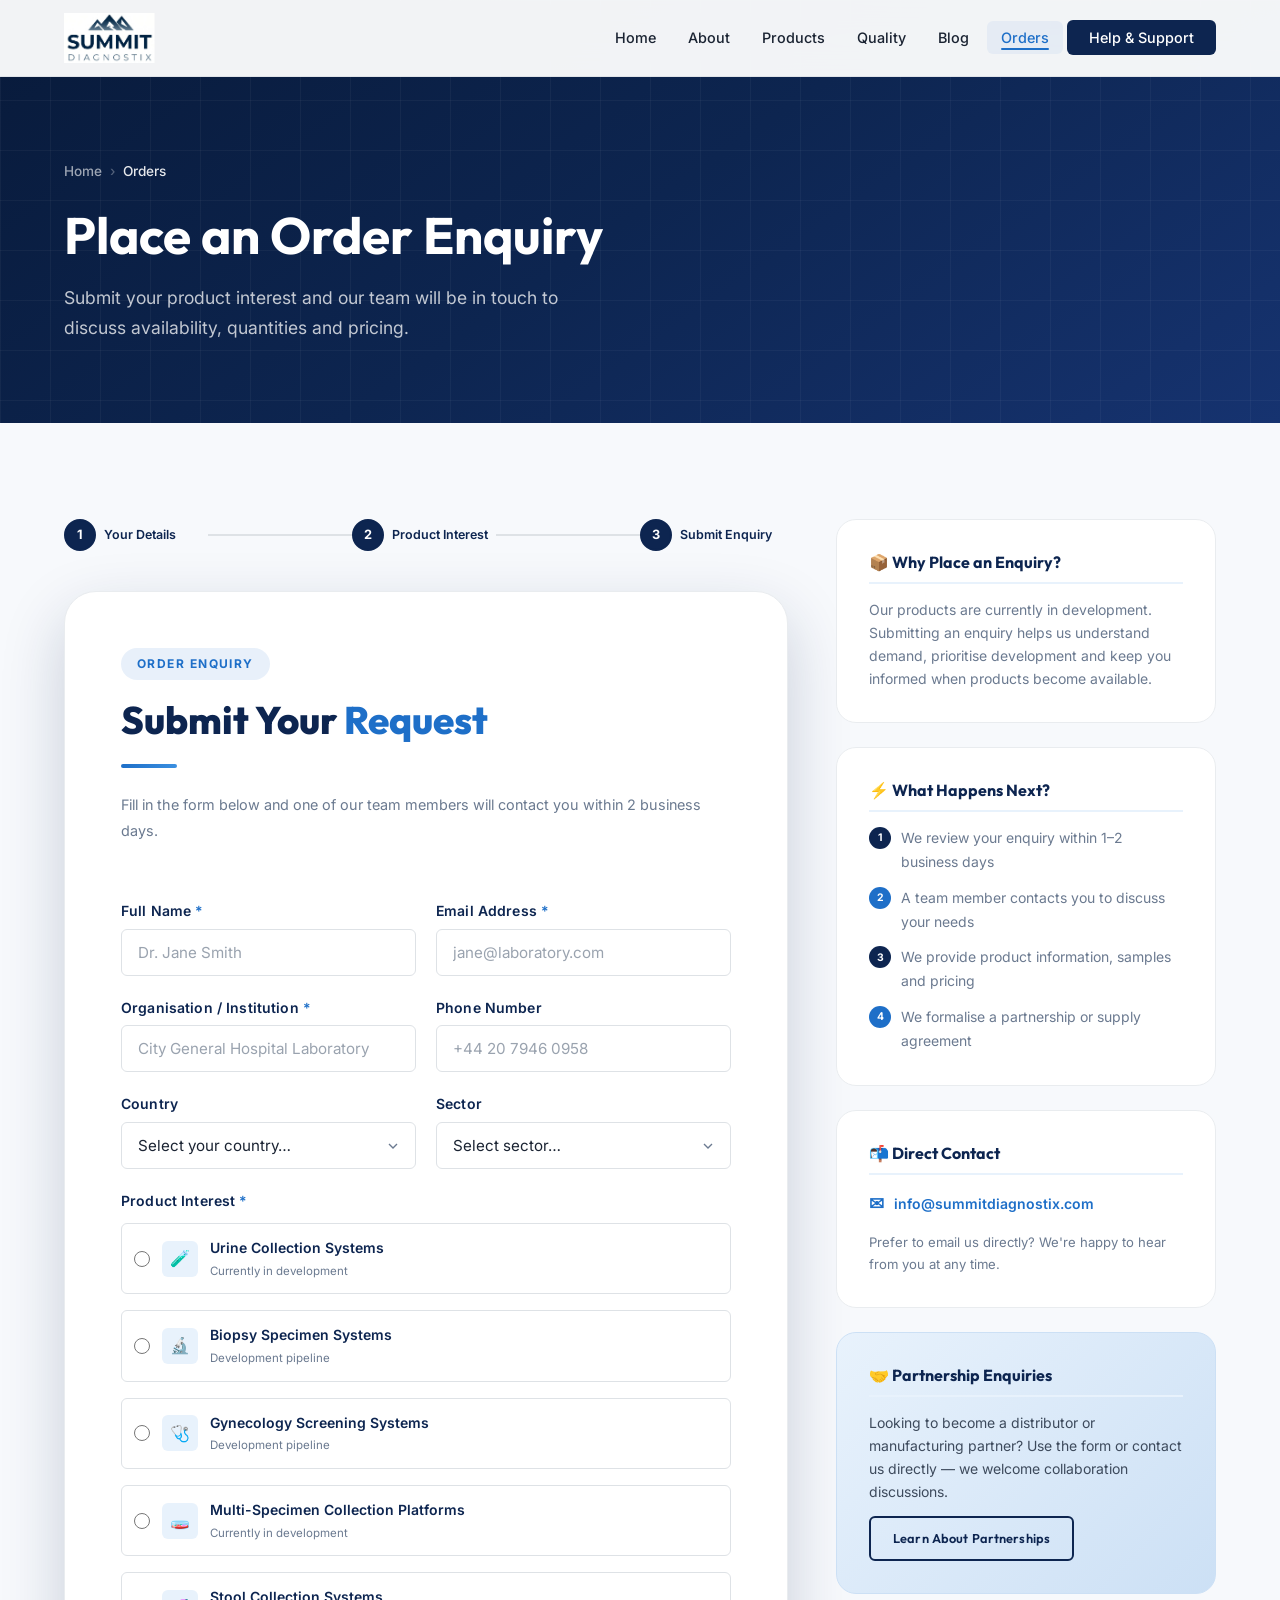
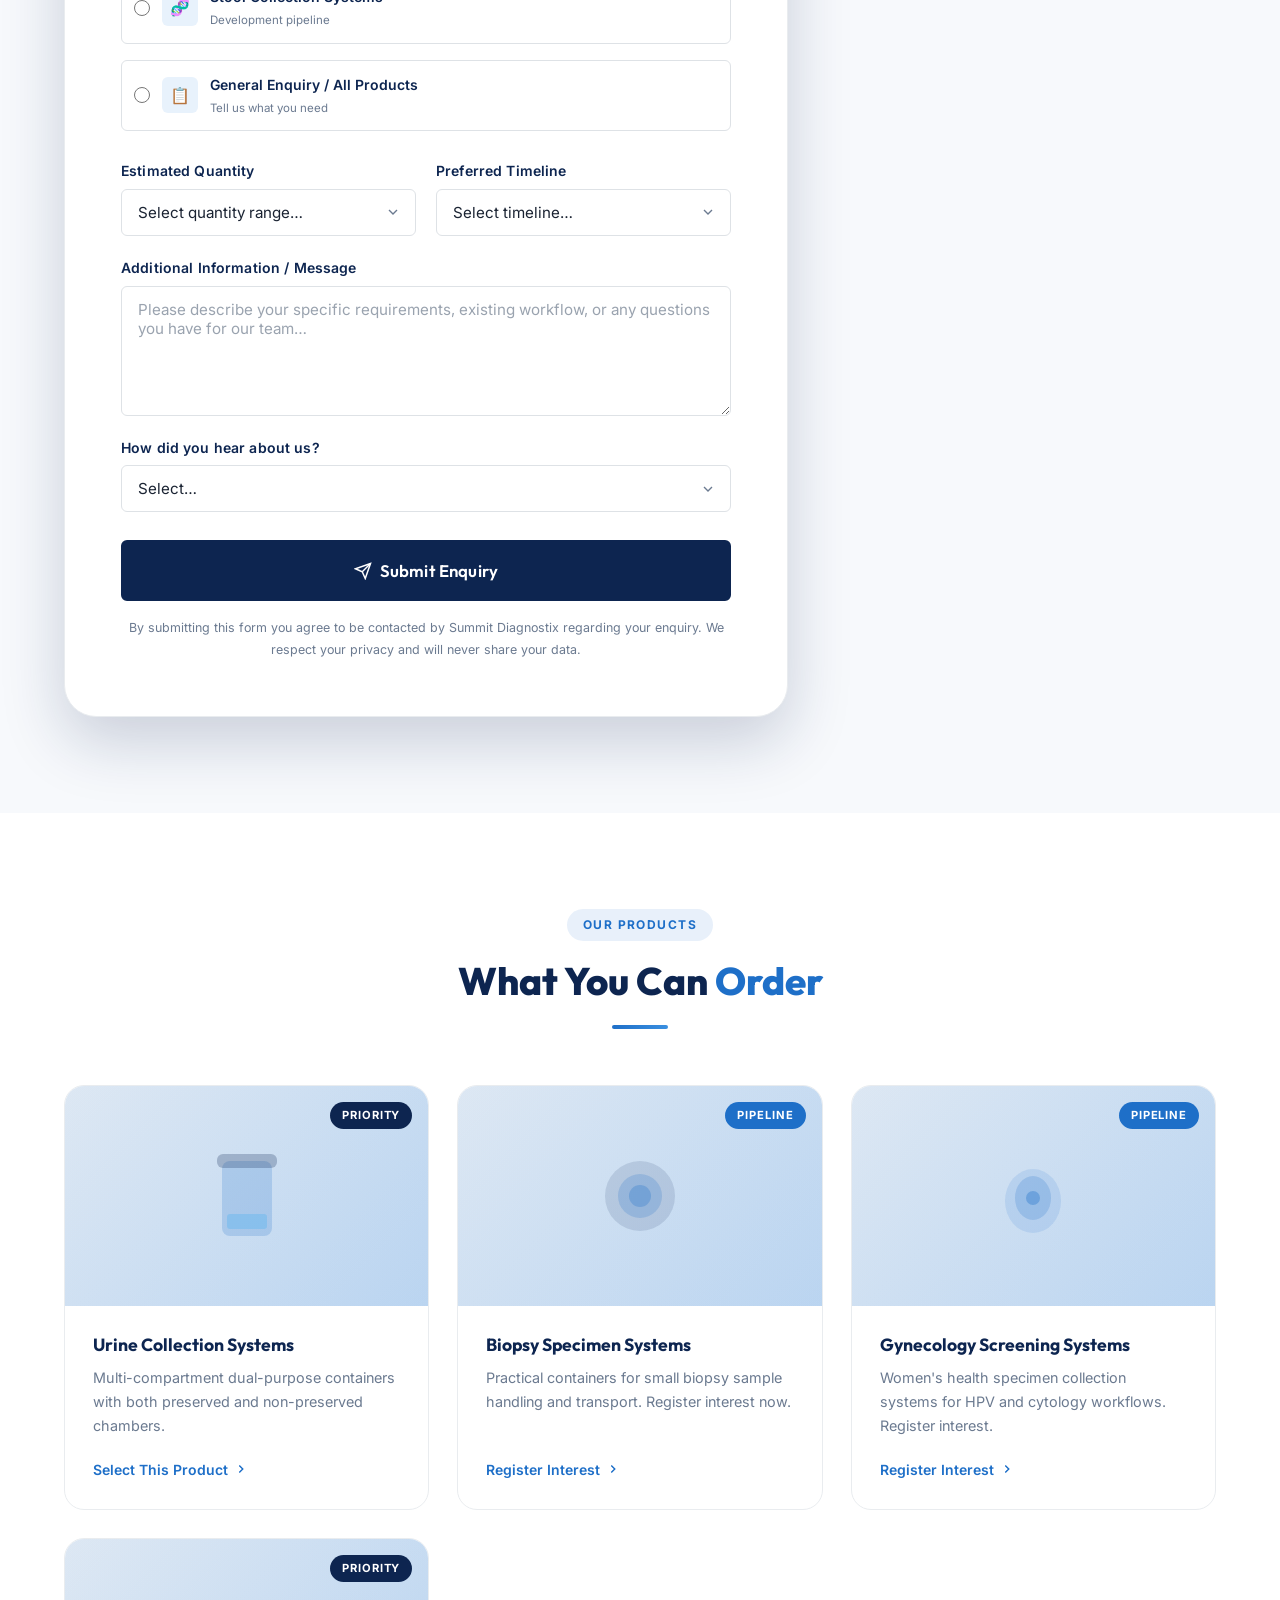
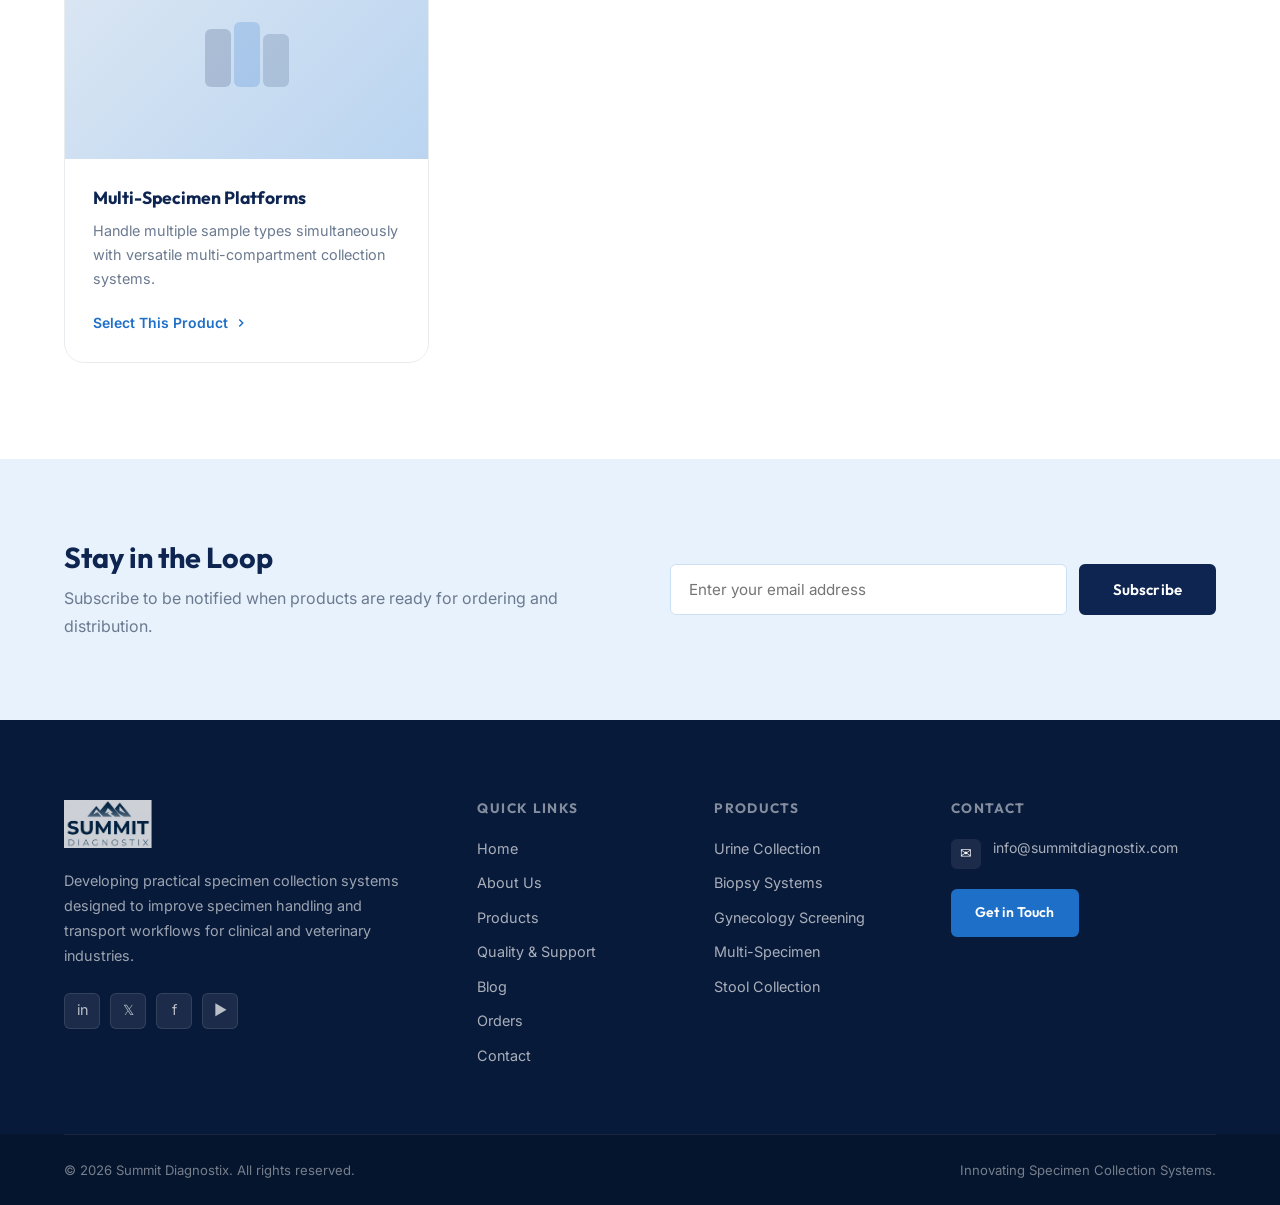
<file: orders.html>
<!DOCTYPE html>
<html lang="en">
<head>
  <meta charset="UTF-8" />
  <meta name="viewport" content="width=device-width, initial-scale=1.0" />
  <title>Orders – Summit Diagnostix</title>
  <meta name="description" content="Submit a product order enquiry to Summit Diagnostix. Fill in your details, select your product interest and our team will get back to you promptly." />
  <link rel="icon" href="assets/logo.png" type="image/png" />
  <link rel="stylesheet" href="styles.css" />
  <link rel="preconnect" href="https://fonts.googleapis.com" />
  <link rel="preconnect" href="https://fonts.gstatic.com" crossorigin />
  <style>
    .orders-layout {
      display: grid;
      grid-template-columns: 1fr 380px;
      gap: 48px;
      align-items: start;
    }
    .order-info-card {
      background: var(--white);
      border-radius: var(--radius-lg);
      padding: 32px;
      border: 1px solid var(--gray-100);
      margin-bottom: 24px;
    }
    .order-info-card h4 {
      font-size: 1rem;
      color: var(--navy);
      margin-bottom: 14px;
      padding-bottom: 10px;
      border-bottom: 2px solid var(--sky);
    }
    .order-product-option {
      display: flex;
      align-items: center;
      gap: 12px;
      padding: 12px;
      border: 1.5px solid var(--gray-200);
      border-radius: var(--radius-sm);
      cursor: pointer;
      transition: var(--transition);
      margin-bottom: 8px;
      background: var(--white);
    }
    .order-product-option:hover,
    .order-product-option.selected {
      border-color: var(--accent);
      background: rgba(30,111,200,.04);
    }
    .order-product-option input[type="radio"] { accent-color: var(--accent); width:16px; height:16px; flex-shrink:0; }
    .order-product-icon {
      width: 36px; height: 36px;
      border-radius: var(--radius-sm);
      background: var(--sky);
      display: flex;
      align-items: center;
      justify-content: center;
      font-size: 1rem;
      flex-shrink: 0;
    }
    .order-product-name {
      font-size: .875rem;
      font-weight: 600;
      color: var(--navy);
    }
    .order-product-status {
      font-size: .72rem;
      color: var(--text-light);
      margin-top: 2px;
    }
    .step-indicator {
      display: flex;
      align-items: center;
      gap: 0;
      margin-bottom: 40px;
    }
    .step {
      display: flex;
      align-items: center;
      gap: 8px;
      flex: 1;
    }
    .step-num {
      width: 32px; height: 32px;
      border-radius: 50%;
      background: var(--sky);
      color: var(--navy);
      font-size: .8rem;
      font-weight: 700;
      display: flex;
      align-items: center;
      justify-content: center;
      border: 2px solid var(--sky-mid);
      flex-shrink: 0;
    }
    .step.active .step-num {
      background: var(--navy);
      color: var(--white);
      border-color: var(--navy);
    }
    .step-label {
      font-size: .78rem;
      font-weight: 600;
      color: var(--text-light);
    }
    .step.active .step-label { color: var(--navy); }
    .step-line {
      flex: 1;
      height: 2px;
      background: var(--gray-200);
      margin: 0 -4px;
    }
    @media (max-width: 900px) {
      .orders-layout { grid-template-columns: 1fr; }
    }
  </style>
</head>
<body>

  <!-- NAVBAR -->
  <nav class="navbar" id="navbar">
    <div class="container">
      <div class="nav-inner">
        <a href="index.html" class="nav-logo" aria-label="Summit Diagnostix Home">
          <img src="assets/logo.png" alt="Summit Diagnostix Logo" />
        </a>
        <ul class="nav-menu" id="nav-menu">
          <li><a href="index.html"    class="nav-link">Home</a></li>
          <li><a href="about.html"    class="nav-link">About</a></li>
          <li><a href="products.html" class="nav-link">Products</a></li>
          <li><a href="quality.html"  class="nav-link">Quality</a></li>
          <li><a href="blog.html"     class="nav-link">Blog</a></li>
          <li><a href="orders.html"   class="nav-link active">Orders</a></li>
          <li><a href="contact.html"  class="nav-link nav-cta">Help & Support</a></li>
        </ul>
        <button class="nav-toggle" id="nav-toggle" aria-label="Toggle navigation">
          <span></span><span></span><span></span>
        </button>
      </div>
    </div>
  </nav>

  <!-- PAGE HERO -->
  <section class="page-hero">
    <div class="container">
      <div class="page-hero-content">
        <div class="breadcrumb">
          <a href="index.html">Home</a>
          <span class="sep">›</span>
          <span class="current">Orders</span>
        </div>
        <h1>Place an Order Enquiry</h1>
        <p>Submit your product interest and our team will be in touch to discuss availability, quantities and pricing.</p>
      </div>
    </div>
  </section>

  <!-- ORDER SECTION -->
  <section class="section" style="background:var(--off-white);" id="order-form-section">
    <div class="container">
      <div class="orders-layout">

        <!-- Order Form -->
        <div>
          <!-- Step indicator -->
          <div class="step-indicator anim-fade-up">
            <div class="step active">
              <div class="step-num">1</div>
              <div class="step-label">Your Details</div>
            </div>
            <div class="step-line"></div>
            <div class="step active">
              <div class="step-num">2</div>
              <div class="step-label">Product Interest</div>
            </div>
            <div class="step-line"></div>
            <div class="step active">
              <div class="step-num">3</div>
              <div class="step-label">Submit Enquiry</div>
            </div>
          </div>

          <div class="form-card anim-fade-up">
            <div class="section-header">
              <span class="section-tag">Order Enquiry</span>
              <h2 class="section-title">Submit Your <span>Request</span></h2>
              <div class="divider"></div>
              <p class="section-subtitle" style="font-size:.9rem;">Fill in the form below and one of our team members will contact you within 2 business days.</p>
            </div>

            <form data-form="order" id="order-form" novalidate>
              <div class="form-grid">

                <!-- Name -->
                <div class="form-group">
                  <label class="form-label" for="order-name">Full Name <span style="color:var(--accent);">*</span></label>
                  <input type="text" class="form-control" id="order-name" name="name" placeholder="Dr. Jane Smith" required />
                </div>

                <!-- Email -->
                <div class="form-group">
                  <label class="form-label" for="order-email">Email Address <span style="color:var(--accent);">*</span></label>
                  <input type="email" class="form-control" id="order-email" name="email" placeholder="jane@laboratory.com" required />
                </div>

                <!-- Organisation -->
                <div class="form-group">
                  <label class="form-label" for="order-org">Organisation / Institution <span style="color:var(--accent);">*</span></label>
                  <input type="text" class="form-control" id="order-org" name="organisation" placeholder="City General Hospital Laboratory" required />
                </div>

                <!-- Phone -->
                <div class="form-group">
                  <label class="form-label" for="order-phone">Phone Number</label>
                  <input type="tel" class="form-control" id="order-phone" name="phone" placeholder="+44 20 7946 0958" />
                </div>

                <!-- Country -->
                <div class="form-group">
                  <label class="form-label" for="order-country">Country</label>
                  <select class="form-control form-select" id="order-country" name="country">
                    <option value="">Select your country…</option>
                    <option>United Kingdom</option>
                    <option>United States</option>
                    <option>Pakistan</option>
                    <option>United Arab Emirates</option>
                    <option>Saudi Arabia</option>
                    <option>Germany</option>
                    <option>France</option>
                    <option>Australia</option>
                    <option>Canada</option>
                    <option>India</option>
                    <option>Other</option>
                  </select>
                </div>

                <!-- Sector -->
                <div class="form-group">
                  <label class="form-label" for="order-sector">Sector</label>
                  <select class="form-control form-select" id="order-sector" name="sector">
                    <option value="">Select sector…</option>
                    <option>Clinical Laboratory</option>
                    <option>Hospital</option>
                    <option>Diagnostic Centre</option>
                    <option>Veterinary Clinic</option>
                    <option>Veterinary Laboratory</option>
                    <option>Distribution / Wholesale</option>
                    <option>Manufacturing</option>
                    <option>Research &amp; Development</option>
                    <option>Other</option>
                  </select>
                </div>

                <!-- Product Interest -->
                <div class="form-group full">
                  <label class="form-label">Product Interest <span style="color:var(--accent);">*</span></label>
                  <div style="display:flex;flex-direction:column;gap:8px;margin-top:4px;">
                    <label class="order-product-option" id="opt-urine">
                      <input type="radio" name="product" value="Urine Collection Systems" required />
                      <div class="order-product-icon">🧪</div>
                      <div>
                        <div class="order-product-name">Urine Collection Systems</div>
                        <div class="order-product-status">Currently in development</div>
                      </div>
                    </label>
                    <label class="order-product-option" id="opt-biopsy">
                      <input type="radio" name="product" value="Biopsy Specimen Systems" />
                      <div class="order-product-icon">🔬</div>
                      <div>
                        <div class="order-product-name">Biopsy Specimen Systems</div>
                        <div class="order-product-status">Development pipeline</div>
                      </div>
                    </label>
                    <label class="order-product-option" id="opt-gynecology">
                      <input type="radio" name="product" value="Gynecology Screening Systems" />
                      <div class="order-product-icon">🩺</div>
                      <div>
                        <div class="order-product-name">Gynecology Screening Systems</div>
                        <div class="order-product-status">Development pipeline</div>
                      </div>
                    </label>
                    <label class="order-product-option" id="opt-multi">
                      <input type="radio" name="product" value="Multi-Specimen Collection Platforms" />
                      <div class="order-product-icon">🧫</div>
                      <div>
                        <div class="order-product-name">Multi-Specimen Collection Platforms</div>
                        <div class="order-product-status">Currently in development</div>
                      </div>
                    </label>
                    <label class="order-product-option" id="opt-stool">
                      <input type="radio" name="product" value="Stool Collection Systems" />
                      <div class="order-product-icon">🧬</div>
                      <div>
                        <div class="order-product-name">Stool Collection Systems</div>
                        <div class="order-product-status">Development pipeline</div>
                      </div>
                    </label>
                    <label class="order-product-option" id="opt-general">
                      <input type="radio" name="product" value="General Enquiry / All Products" />
                      <div class="order-product-icon">📋</div>
                      <div>
                        <div class="order-product-name">General Enquiry / All Products</div>
                        <div class="order-product-status">Tell us what you need</div>
                      </div>
                    </label>
                  </div>
                </div>

                <!-- Quantity -->
                <div class="form-group">
                  <label class="form-label" for="order-quantity">Estimated Quantity</label>
                  <select class="form-control form-select" id="order-quantity" name="quantity">
                    <option value="">Select quantity range…</option>
                    <option>Sample / Evaluation (1–50 units)</option>
                    <option>Small (50–500 units)</option>
                    <option>Medium (500–5,000 units)</option>
                    <option>Large (5,000–50,000 units)</option>
                    <option>Bulk (50,000+ units)</option>
                    <option>To be discussed</option>
                  </select>
                </div>

                <!-- Timeline -->
                <div class="form-group">
                  <label class="form-label" for="order-timeline">Preferred Timeline</label>
                  <select class="form-control form-select" id="order-timeline" name="timeline">
                    <option value="">Select timeline…</option>
                    <option>As soon as available</option>
                    <option>Within 3 months</option>
                    <option>3–6 months</option>
                    <option>6–12 months</option>
                    <option>Planning stage only</option>
                  </select>
                </div>

                <!-- Message -->
                <div class="form-group full">
                  <label class="form-label" for="order-message">Additional Information / Message</label>
                  <textarea class="form-control" id="order-message" name="message" rows="5" placeholder="Please describe your specific requirements, existing workflow, or any questions you have for our team…"></textarea>
                </div>

                <!-- How did you hear -->
                <div class="form-group full">
                  <label class="form-label" for="order-source">How did you hear about us?</label>
                  <select class="form-control form-select" id="order-source" name="source">
                    <option value="">Select…</option>
                    <option>Search Engine</option>
                    <option>LinkedIn</option>
                    <option>Referral / Colleague</option>
                    <option>Conference / Event</option>
                    <option>Email / Newsletter</option>
                    <option>Other</option>
                  </select>
                </div>

                <!-- Submit -->
                <div class="form-group full form-submit">
                  <button type="submit" class="btn btn-primary btn-lg" id="order-submit-btn" data-label="Submit Enquiry" style="width:100%;justify-content:center;">
                    <svg width="18" height="18" fill="none" stroke="currentColor" stroke-width="2" viewBox="0 0 24 24"><line x1="22" y1="2" x2="11" y2="13"/><polygon points="22 2 15 22 11 13 2 9 22 2"/></svg>
                    Submit Enquiry
                  </button>
                  <p style="font-size:.78rem;color:var(--text-light);margin-top:10px;text-align:center;">By submitting this form you agree to be contacted by Summit Diagnostix regarding your enquiry. We respect your privacy and will never share your data.</p>
                </div>
              </div>
            </form>

            <!-- Success message -->
            <div class="form-success" id="order-success">
              ✅ Thank you! Your order enquiry has been received. A member of our team will be in touch within 2 business days.
            </div>
          </div>
        </div>

        <!-- Sidebar Info -->
        <div style="position:sticky;top:96px;">
          <div class="order-info-card anim-fade-up">
            <h4>📦 Why Place an Enquiry?</h4>
            <p style="font-size:.875rem;color:var(--text-light);line-height:1.65;margin:0;">Our products are currently in development. Submitting an enquiry helps us understand demand, prioritise development and keep you informed when products become available.</p>
          </div>

          <div class="order-info-card anim-fade-up delay-1">
            <h4>⚡ What Happens Next?</h4>
            <ul style="display:flex;flex-direction:column;gap:12px;margin:0;">
              <li style="display:flex;gap:10px;align-items:flex-start;">
                <span style="width:22px;height:22px;background:var(--navy);border-radius:50%;display:flex;align-items:center;justify-content:center;color:white;font-size:.65rem;font-weight:700;flex-shrink:0;margin-top:1px;">1</span>
                <span style="font-size:.875rem;color:var(--text-light);">We review your enquiry within 1–2 business days</span>
              </li>
              <li style="display:flex;gap:10px;align-items:flex-start;">
                <span style="width:22px;height:22px;background:var(--accent);border-radius:50%;display:flex;align-items:center;justify-content:center;color:white;font-size:.65rem;font-weight:700;flex-shrink:0;margin-top:1px;">2</span>
                <span style="font-size:.875rem;color:var(--text-light);">A team member contacts you to discuss your needs</span>
              </li>
              <li style="display:flex;gap:10px;align-items:flex-start;">
                <span style="width:22px;height:22px;background:var(--navy);border-radius:50%;display:flex;align-items:center;justify-content:center;color:white;font-size:.65rem;font-weight:700;flex-shrink:0;margin-top:1px;">3</span>
                <span style="font-size:.875rem;color:var(--text-light);">We provide product information, samples and pricing</span>
              </li>
              <li style="display:flex;gap:10px;align-items:flex-start;">
                <span style="width:22px;height:22px;background:var(--accent);border-radius:50%;display:flex;align-items:center;justify-content:center;color:white;font-size:.65rem;font-weight:700;flex-shrink:0;margin-top:1px;">4</span>
                <span style="font-size:.875rem;color:var(--text-light);">We formalise a partnership or supply agreement</span>
              </li>
            </ul>
          </div>

          <div class="order-info-card anim-fade-up delay-2">
            <h4>📬 Direct Contact</h4>
            <div style="display:flex;flex-direction:column;gap:12px;margin:0;">
              <a href="mailto:info@summitdiagnostix.com" style="display:flex;align-items:center;gap:10px;font-size:.875rem;color:var(--accent);font-weight:600;text-decoration:none;">
                <span style="font-size:1.1rem;">✉</span>
                info@summitdiagnostix.com
              </a>
              <p style="font-size:.82rem;color:var(--text-light);margin:0;">Prefer to email us directly? We're happy to hear from you at any time.</p>
            </div>
          </div>

          <div class="order-info-card anim-fade-up delay-3" style="background:linear-gradient(135deg,var(--sky),var(--sky-mid));border-color:var(--sky-mid);">
            <h4 style="color:var(--navy);">🤝 Partnership Enquiries</h4>
            <p style="font-size:.875rem;color:var(--text-body);line-height:1.65;margin-bottom:12px;">Looking to become a distributor or manufacturing partner? Use the form or contact us directly — we welcome collaboration discussions.</p>
            <a href="quality.html#collaboration" class="btn btn-outline btn-sm" style="font-size:.8rem;">Learn About Partnerships</a>
          </div>
        </div>
      </div>
    </div>
  </section>

  <!-- PRODUCTS PREVIEW -->
  <section class="section" style="background:var(--white);" id="order-products-preview">
    <div class="container">
      <div class="section-header text-center anim-fade-up">
        <span class="section-tag">Our Products</span>
        <h2 class="section-title">What You Can <span>Order</span></h2>
        <div class="divider"></div>
      </div>
      <div class="products-grid">
        <div class="product-card anim-fade-up delay-1">
          <div class="product-card-img">
            <span class="product-badge">Priority</span>
            <svg viewBox="0 0 120 120" fill="none" xmlns="http://www.w3.org/2000/svg">
              <rect x="35" y="25" width="50" height="75" rx="8" fill="#1e6fc8" opacity=".2"/>
              <rect x="30" y="18" width="60" height="14" rx="6" fill="#0d2550" opacity=".25"/>
              <rect x="40" y="78" width="40" height="15" rx="3" fill="#4fb3ef" opacity=".35"/>
            </svg>
          </div>
          <div class="product-card-body">
            <h3>Urine Collection Systems</h3>
            <p>Multi-compartment dual-purpose containers with both preserved and non-preserved chambers.</p>
            <a href="#opt-urine" class="product-card-link" id="order-urine-select">
              Select This Product
              <svg width="14" height="14" fill="none" stroke="currentColor" stroke-width="2.5" viewBox="0 0 24 24"><polyline points="9 18 15 12 9 6"/></svg>
            </a>
          </div>
        </div>
        <div class="product-card anim-fade-up delay-2">
          <div class="product-card-img">
            <span class="product-badge dev">Pipeline</span>
            <svg viewBox="0 0 120 120" fill="none" xmlns="http://www.w3.org/2000/svg">
              <circle cx="60" cy="60" r="35" fill="#0d2550" opacity=".12"/>
              <circle cx="60" cy="60" r="22" fill="#1e6fc8" opacity=".2"/>
              <circle cx="60" cy="60" r="11" fill="#1e6fc8" opacity=".28"/>
            </svg>
          </div>
          <div class="product-card-body">
            <h3>Biopsy Specimen Systems</h3>
            <p>Practical containers for small biopsy sample handling and transport. Register interest now.</p>
            <a href="#opt-biopsy" class="product-card-link" id="order-biopsy-select">
              Register Interest
              <svg width="14" height="14" fill="none" stroke="currentColor" stroke-width="2.5" viewBox="0 0 24 24"><polyline points="9 18 15 12 9 6"/></svg>
            </a>
          </div>
        </div>
        <div class="product-card anim-fade-up delay-3">
          <div class="product-card-img">
            <span class="product-badge dev">Pipeline</span>
            <svg viewBox="0 0 120 120" fill="none" xmlns="http://www.w3.org/2000/svg">
              <ellipse cx="60" cy="65" rx="28" ry="32" fill="#1e6fc8" opacity=".12"/>
              <ellipse cx="60" cy="62" rx="18" ry="22" fill="#1e6fc8" opacity=".2"/>
              <circle cx="60" cy="62" r="7" fill="#1e6fc8" opacity=".35"/>
            </svg>
          </div>
          <div class="product-card-body">
            <h3>Gynecology Screening Systems</h3>
            <p>Women's health specimen collection systems for HPV and cytology workflows. Register interest.</p>
            <a href="#opt-gynecology" class="product-card-link" id="order-gynecology-select">
              Register Interest
              <svg width="14" height="14" fill="none" stroke="currentColor" stroke-width="2.5" viewBox="0 0 24 24"><polyline points="9 18 15 12 9 6"/></svg>
            </a>
          </div>
        </div>
        <div class="product-card anim-fade-up delay-4">
          <div class="product-card-img">
            <span class="product-badge">Priority</span>
            <svg viewBox="0 0 120 120" fill="none" xmlns="http://www.w3.org/2000/svg">
              <rect x="18" y="40" width="26" height="58" rx="6" fill="#0d2550" opacity=".18"/>
              <rect x="47" y="33" width="26" height="65" rx="6" fill="#1e6fc8" opacity=".2"/>
              <rect x="76" y="45" width="26" height="53" rx="6" fill="#0d2550" opacity=".15"/>
            </svg>
          </div>
          <div class="product-card-body">
            <h3>Multi-Specimen Platforms</h3>
            <p>Handle multiple sample types simultaneously with versatile multi-compartment collection systems.</p>
            <a href="#opt-multi" class="product-card-link" id="order-multi-select">
              Select This Product
              <svg width="14" height="14" fill="none" stroke="currentColor" stroke-width="2.5" viewBox="0 0 24 24"><polyline points="9 18 15 12 9 6"/></svg>
            </a>
          </div>
        </div>
      </div>
    </div>
  </section>

  <!-- NEWSLETTER -->
  <section class="newsletter-section">
    <div class="container">
      <div class="newsletter-inner">
        <div class="newsletter-text anim-fade-up">
          <h2>Stay in the Loop</h2>
          <p>Subscribe to be notified when products are ready for ordering and distribution.</p>
        </div>
        <form class="newsletter-form anim-fade-up delay-2" data-form="newsletter" id="orders-newsletter-form">
          <input type="email" class="newsletter-input" placeholder="Enter your email address" required aria-label="Email" id="orders-newsletter-email"/>
          <button type="submit" class="btn btn-primary" id="orders-newsletter-btn">Subscribe</button>
        </form>
      </div>
    </div>
  </section>

  <!-- FOOTER -->
  <footer class="footer">
    <div class="container">
      <div class="footer-grid">
        <div class="footer-brand">
          <div class="footer-logo"><img src="assets/logo.png" alt="Summit Diagnostix Logo" /></div>
          <p>Developing practical specimen collection systems designed to improve specimen handling and transport workflows for clinical and veterinary industries.</p>
          <div class="footer-socials">
            <a href="#" class="footer-social" aria-label="LinkedIn">in</a>
            <a href="#" class="footer-social" aria-label="Twitter">𝕏</a>
            <a href="#" class="footer-social" aria-label="Facebook">f</a>
            <a href="#" class="footer-social" aria-label="YouTube">▶</a>
          </div>
        </div>
        <div class="footer-col">
          <h5>Quick Links</h5>
          <ul class="footer-links">
            <li><a href="index.html">Home</a></li>
            <li><a href="about.html">About Us</a></li>
            <li><a href="products.html">Products</a></li>
            <li><a href="quality.html">Quality &amp; Support</a></li>
            <li><a href="blog.html">Blog</a></li>
            <li><a href="orders.html">Orders</a></li>
            <li><a href="contact.html">Contact</a></li>
          </ul>
        </div>
        <div class="footer-col">
          <h5>Products</h5>
          <ul class="footer-links">
            <li><a href="products.html#urine">Urine Collection</a></li>
            <li><a href="products.html#biopsy">Biopsy Systems</a></li>
            <li><a href="products.html#gynecology">Gynecology Screening</a></li>
            <li><a href="products.html#multi">Multi-Specimen</a></li>
            <li><a href="products.html#stool">Stool Collection</a></li>
          </ul>
        </div>
        <div class="footer-col">
          <h5>Contact</h5>
          <div class="footer-contact-item">
            <div class="footer-contact-icon">✉</div>
            <div class="footer-contact-text"><a href="mailto:info@summitdiagnostix.com">info@summitdiagnostix.com</a></div>
          </div>
          <div style="margin-top:20px;"><a href="contact.html" class="btn btn-accent btn-sm">Get in Touch</a></div>
        </div>
      </div>
    </div>
    <div style="background:rgba(0,0,0,.2);">
      <div class="container">
        <div class="footer-bottom">
          <p>© 2026 Summit Diagnostix. All rights reserved.</p>
          <p>Innovating Specimen Collection Systems.</p>
        </div>
      </div>
    </div>
  </footer>

  <button class="scroll-top" id="scroll-top-btn" aria-label="Scroll to top">↑</button>
  <script src="scripts.js"></script>
  <script>
    // Highlight selected product option
    document.querySelectorAll('.order-product-option input[type="radio"]').forEach(radio => {
      radio.addEventListener('change', () => {
        document.querySelectorAll('.order-product-option').forEach(opt => opt.classList.remove('selected'));
        radio.closest('.order-product-option').classList.add('selected');
      });
    });
    // Quick-select from product cards
    document.querySelectorAll('[id^="order-"][id$="-select"]').forEach(link => {
      link.addEventListener('click', (e) => {
        e.preventDefault();
        const targetId = link.getAttribute('href').replace('#', '');
        const label = document.getElementById(targetId);
        if (label) {
          const radio = label.querySelector('input[type="radio"]');
          if (radio) {
            radio.checked = true;
            radio.dispatchEvent(new Event('change'));
            label.scrollIntoView({ behavior: 'smooth', block: 'center' });
          }
        }
      });
    });
  </script>
</body>
</html>
</file>
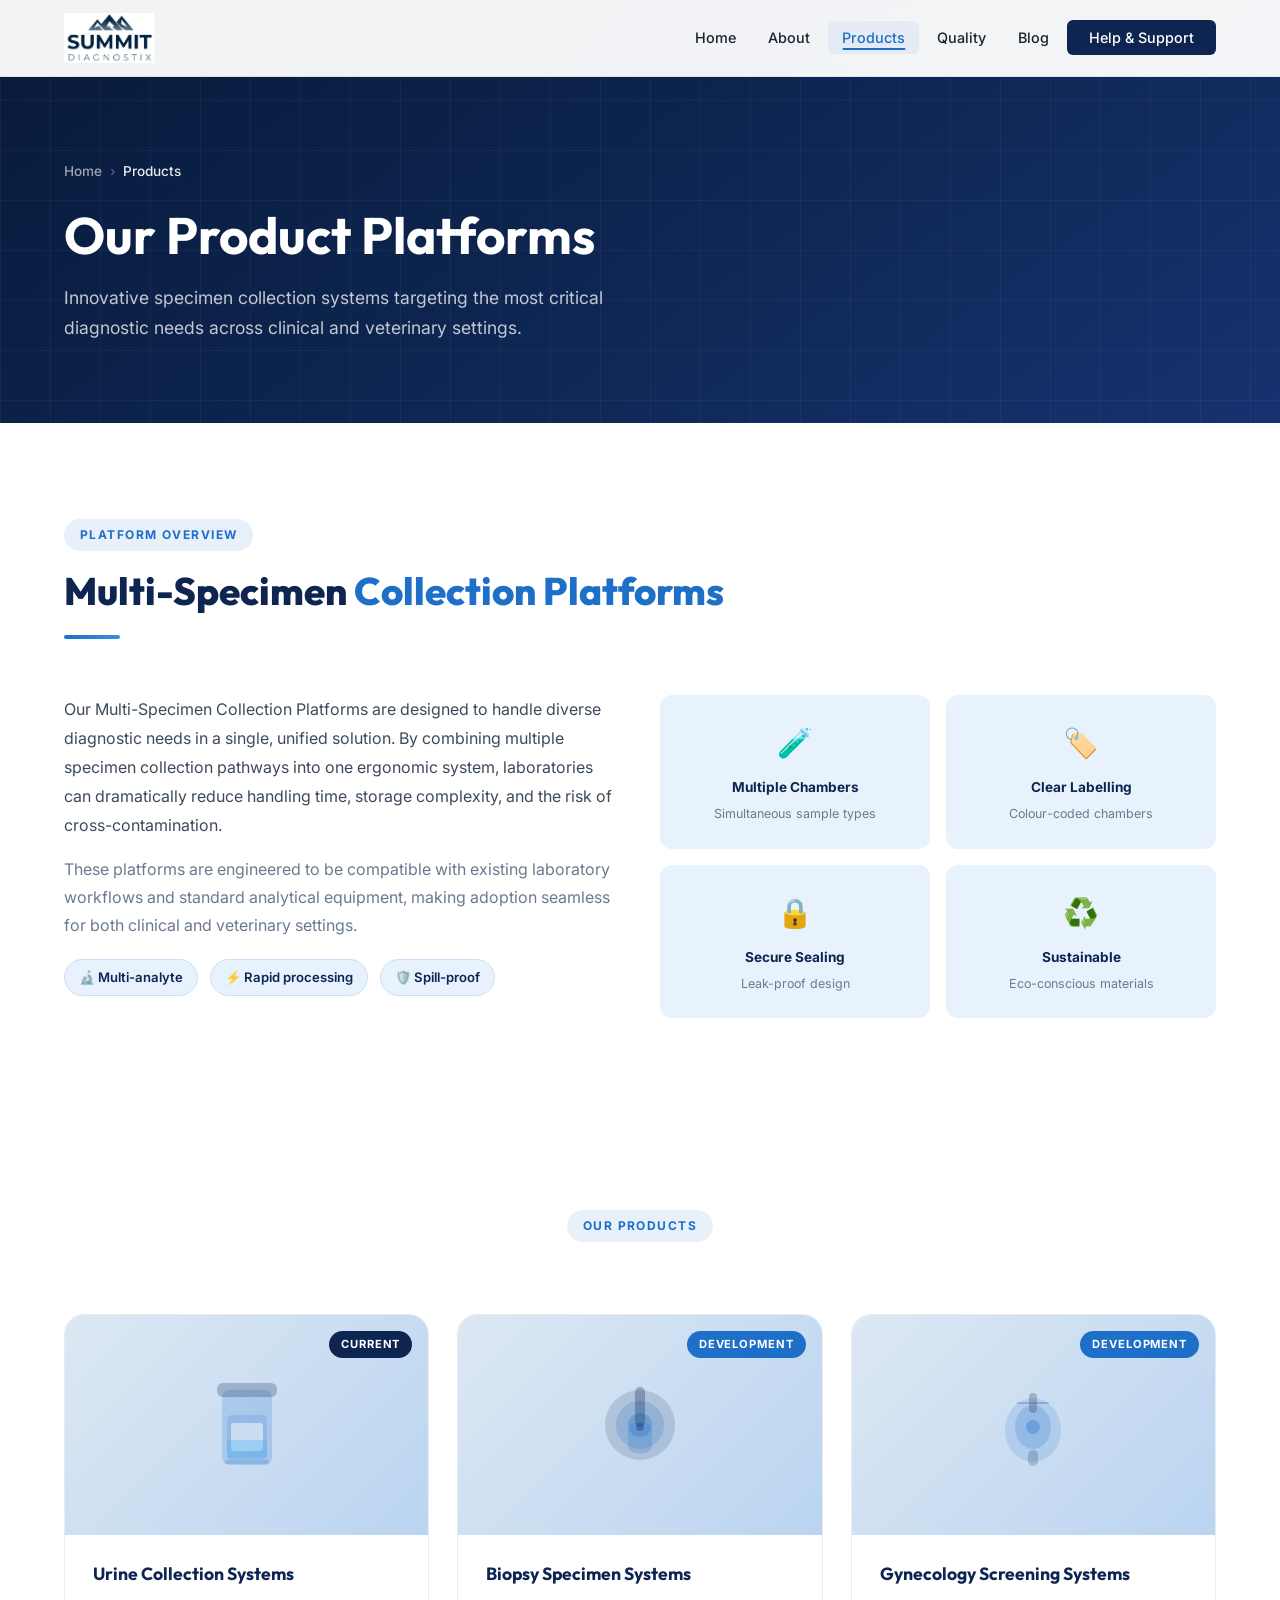
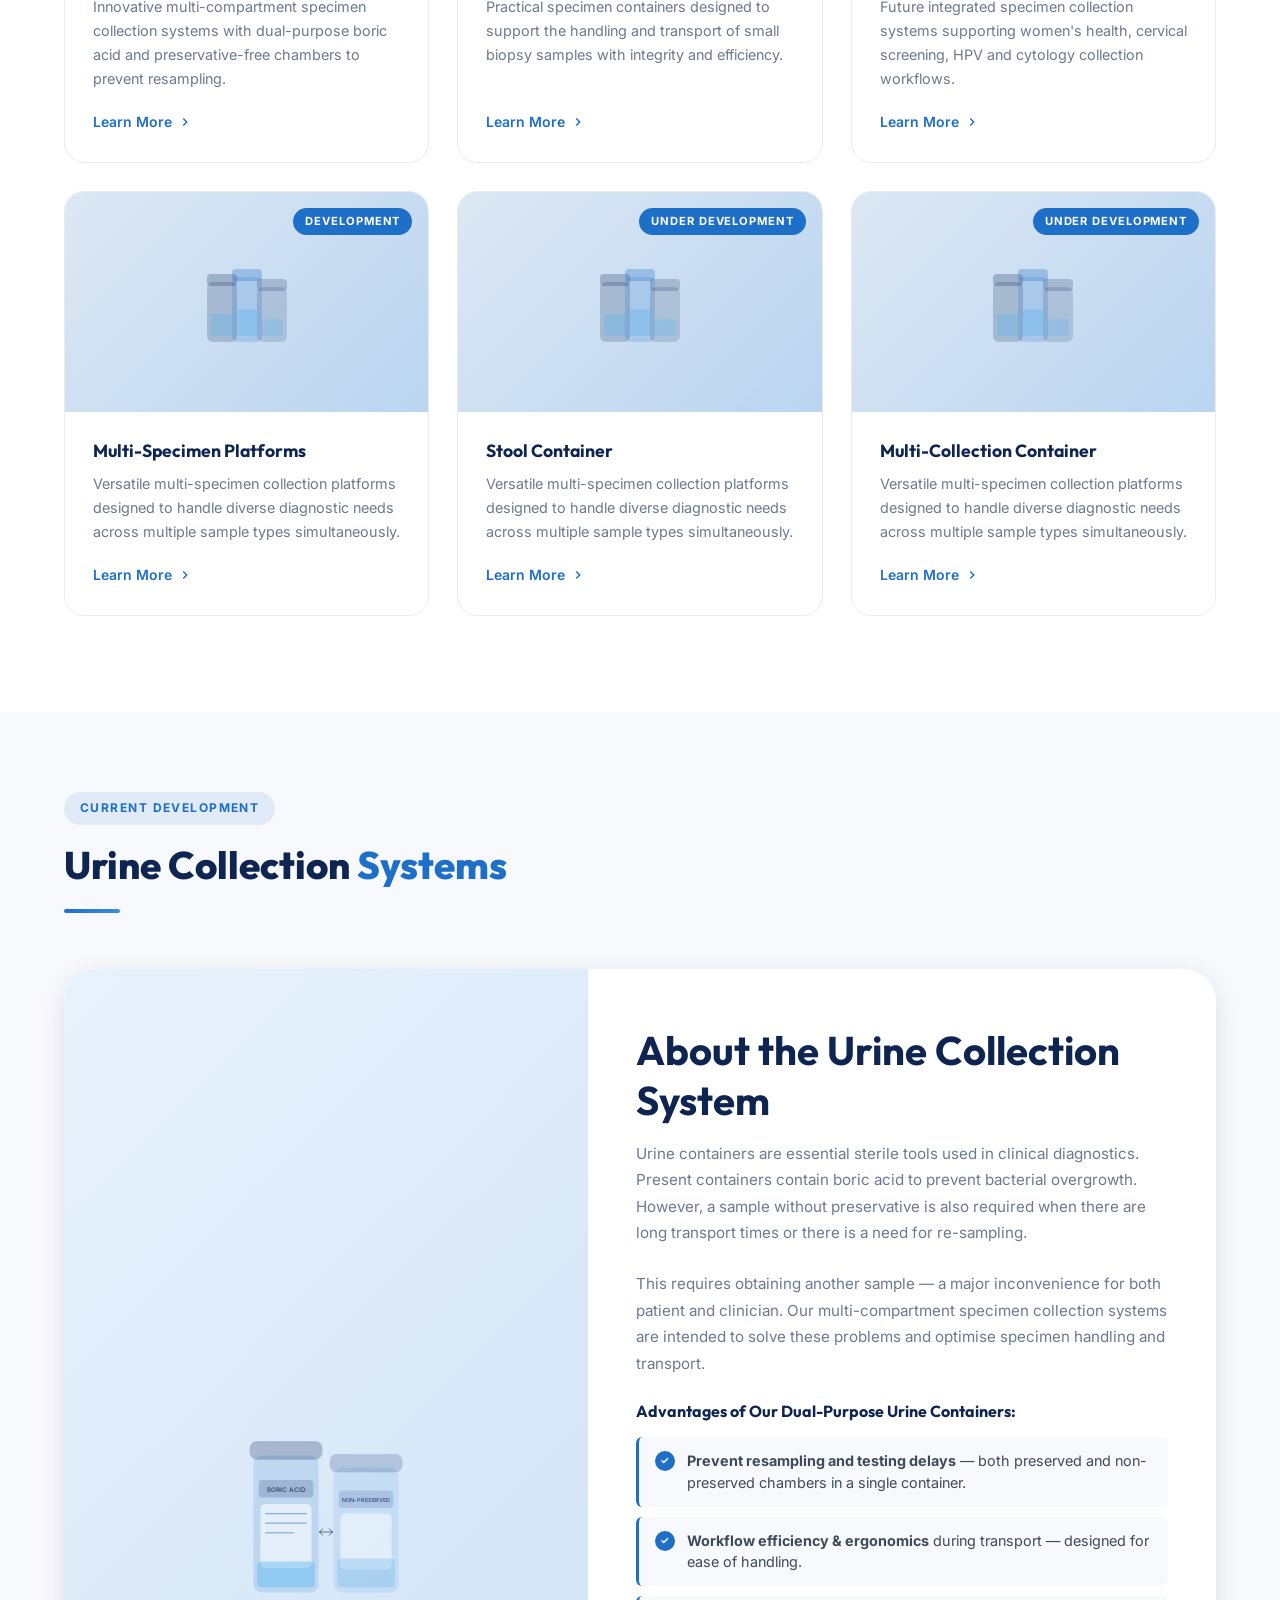
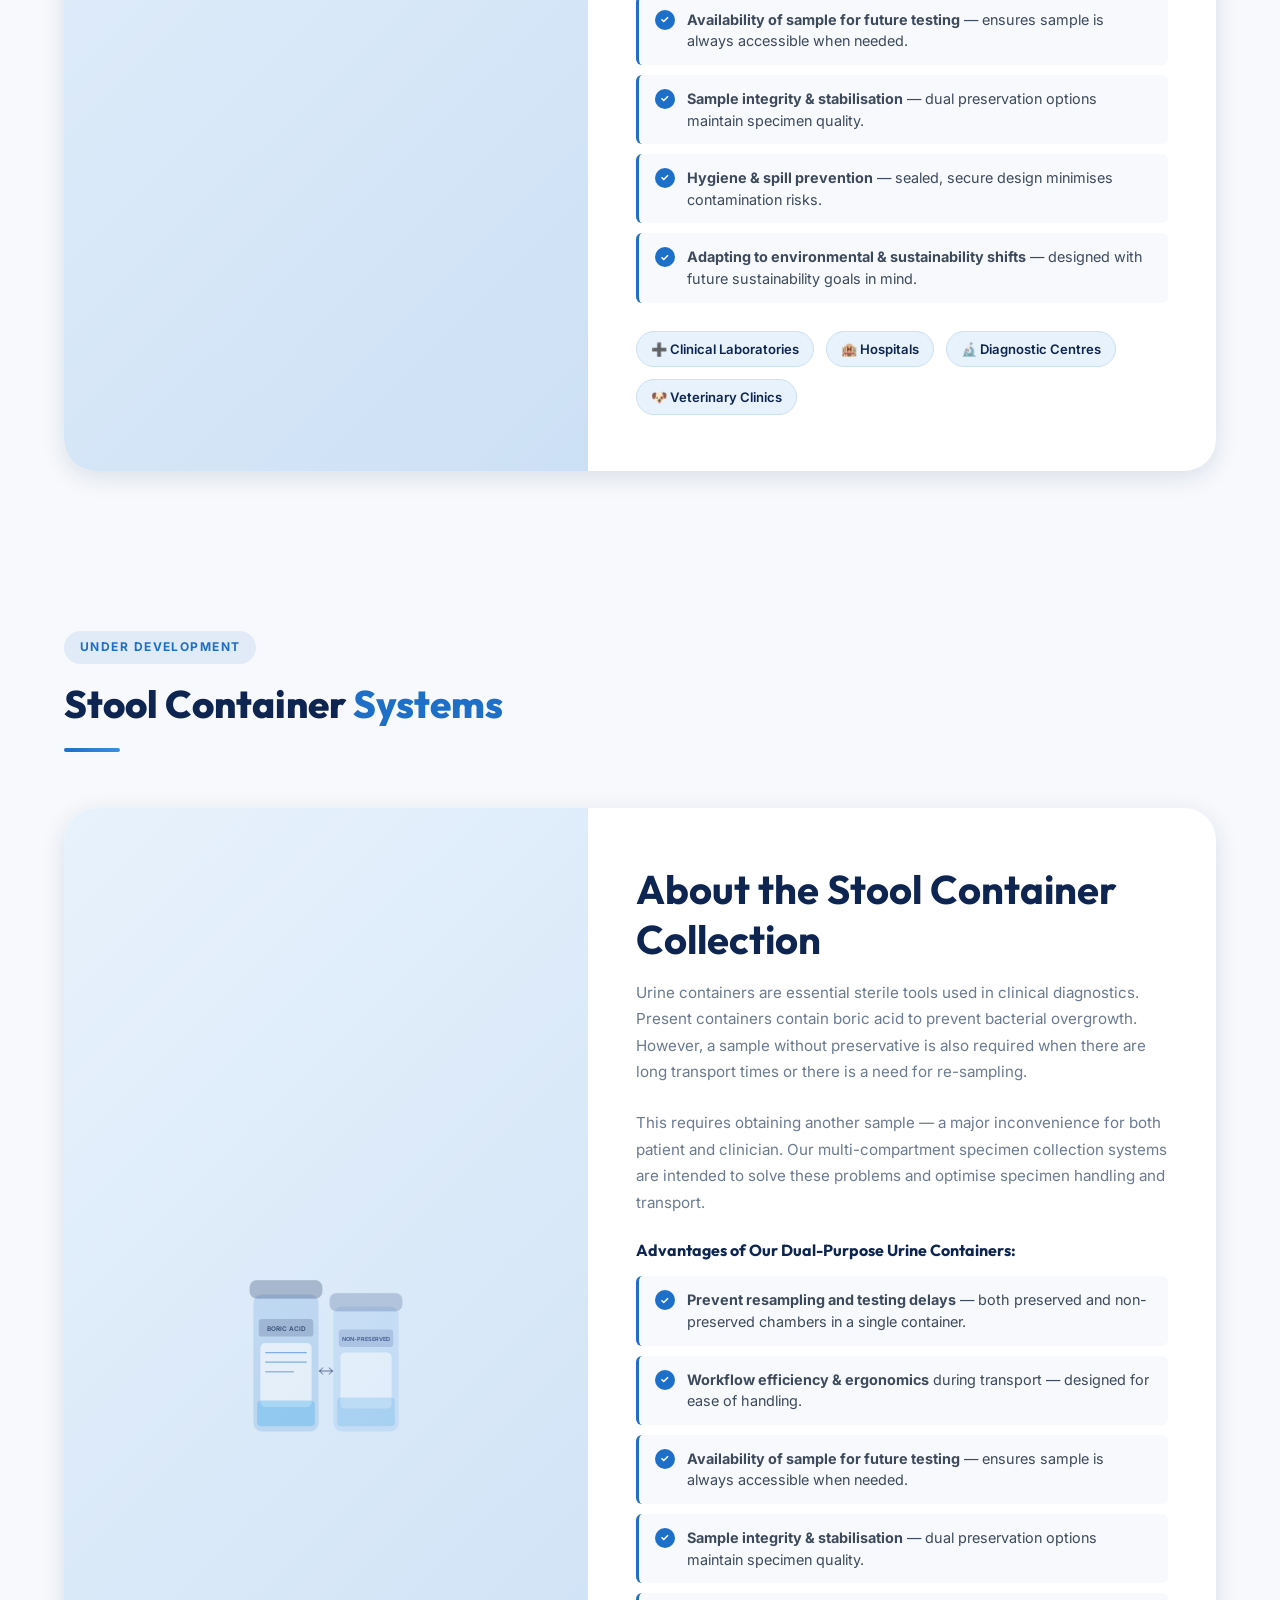
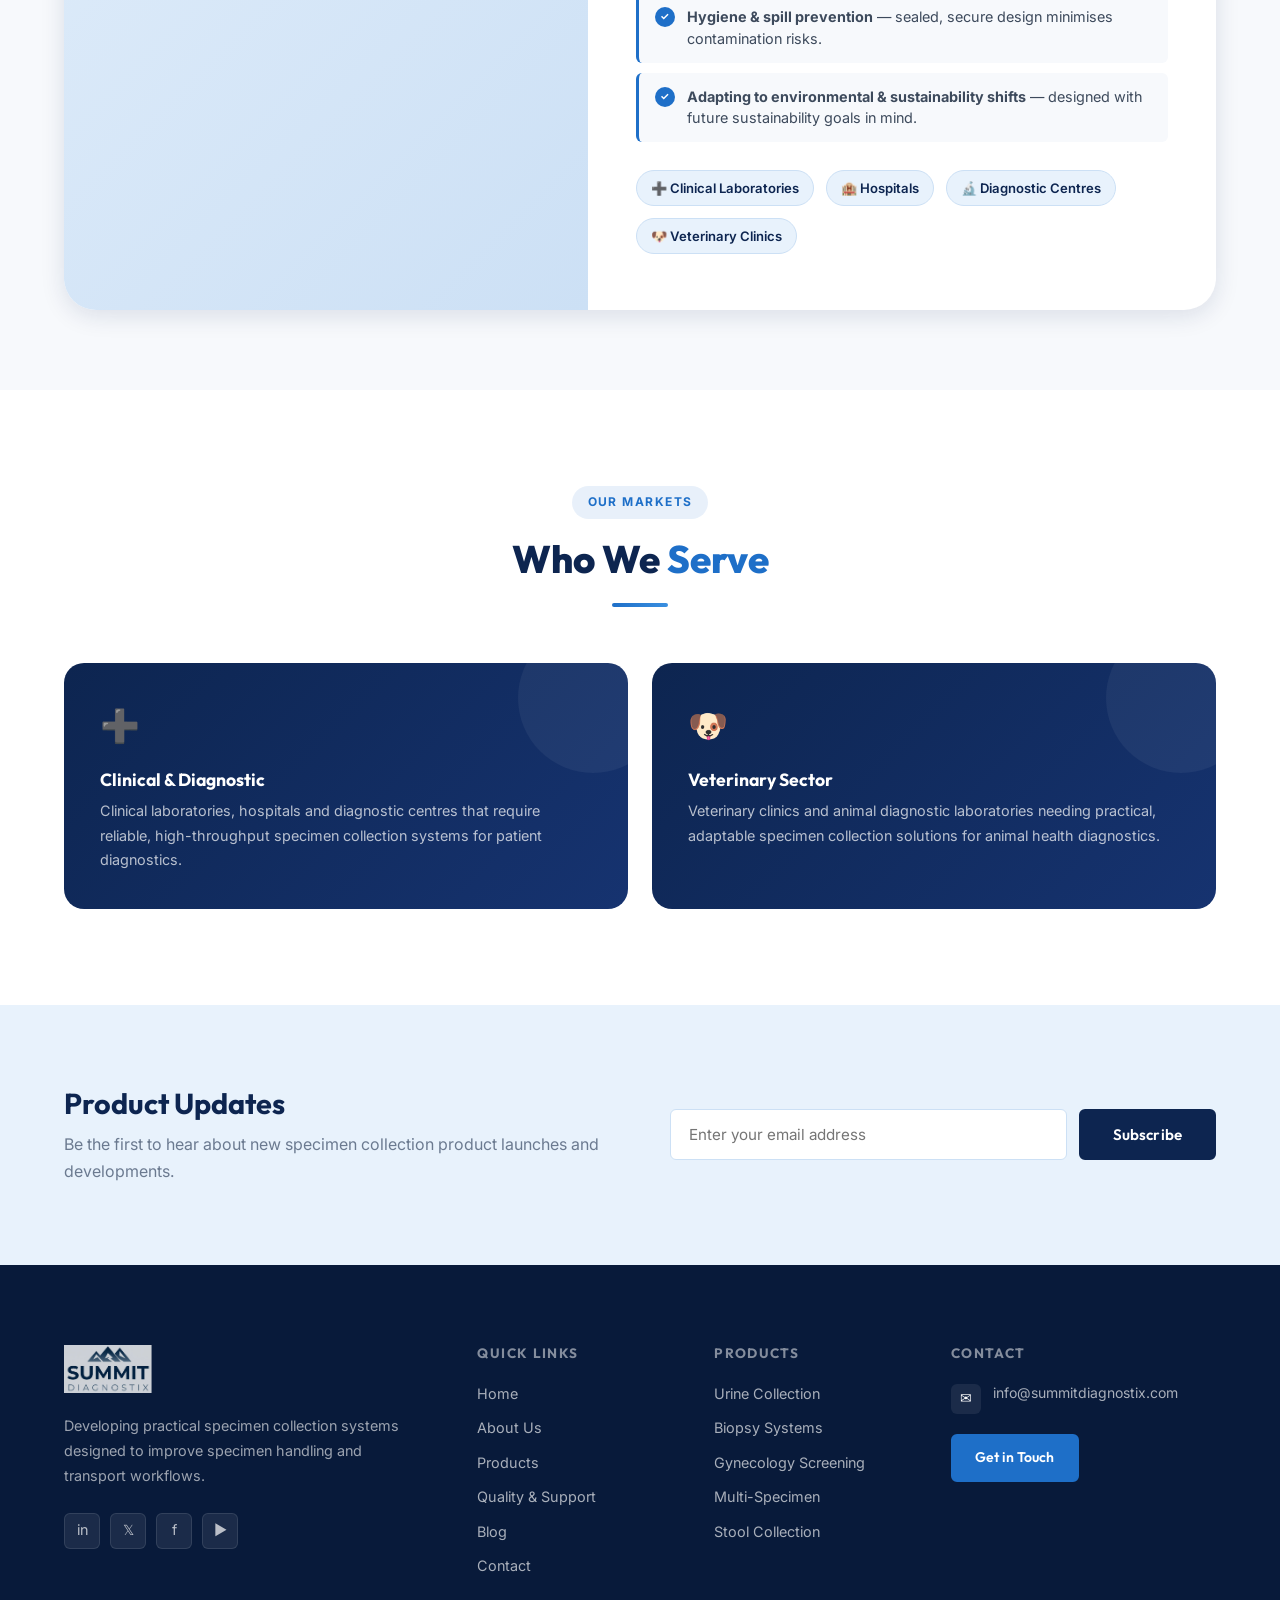
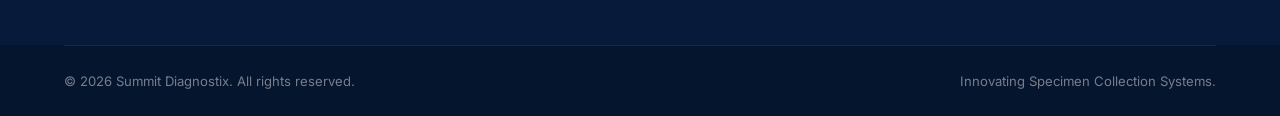
<file: products.html>
<!DOCTYPE html>
<html lang="en">
<head>
  <meta charset="UTF-8" />
  <meta name="viewport" content="width=device-width, initial-scale=1.0" />
  <title>Products – Summit Diagnostix</title>
  <meta name="description" content="Explore Summit Diagnostix product platforms: Urine Collection Systems, Biopsy Specimen Systems, Gynecology Screening Systems and Multi-Specimen Platforms." />
  <link rel="icon" href="assets/logo.png" type="image/png" />
  <link rel="stylesheet" href="styles.css" />
  <link rel="preconnect" href="https://fonts.googleapis.com" />
  <link rel="preconnect" href="https://fonts.gstatic.com" crossorigin />
  <style>
    /* Tab navigation */
    .product-tabs {
      display: flex;
      gap: 8px;
      flex-wrap: wrap;
      margin-bottom: 48px;
      background: var(--off-white);
      padding: 8px;
      border-radius: var(--radius-md);
      border: 1px solid var(--gray-100);
    }
    .tab-btn {
      padding: 10px 22px;
      border-radius: var(--radius-sm);
      font-size: .875rem;
      font-weight: 600;
      color: var(--text-light);
      background: transparent;
      border: none;
      cursor: pointer;
      transition: var(--transition);
      font-family: var(--font-display);
      white-space: nowrap;
    }
    .tab-btn:hover { color: var(--navy); background: var(--white); }
    .tab-btn.active {
      background: var(--navy);
      color: var(--white);
      box-shadow: var(--shadow-sm);
    }
    .tab-panel { display: none; }
    .tab-panel.active { display: block; }

    /* Market pills */
    .market-pill {
      display: inline-flex;
      align-items: center;
      gap: 6px;
      background: var(--sky);
      color: var(--navy);
      border: 1px solid var(--sky-mid);
      padding: 6px 14px;
      border-radius: 100px;
      font-size: .82rem;
      font-weight: 600;
    }

    /* Advantage checklist */
    .check-list { display: flex; flex-direction: column; gap: 10px; }
    .check-item {
      display: flex;
      align-items: flex-start;
      gap: 12px;
      padding: 13px 16px;
      background: var(--off-white);
      border-radius: var(--radius-sm);
      border-left: 3px solid var(--accent);
    }
    .check-dot {
      width: 20px; height: 20px;
      background: var(--accent);
      border-radius: 50%;
      display: flex;
      align-items: center;
      justify-content: center;
      color: white;
      font-size: .65rem;
      font-weight: 700;
      flex-shrink: 0;
      margin-top: 1px;
    }
    .check-item p { font-size: .9rem; color: var(--text-body); margin: 0; line-height: 1.5; }
  </style>
</head>
<body>

  <!-- NAVBAR -->
  <nav class="navbar" id="navbar">
    <div class="container">
      <div class="nav-inner">
        <a href="index.html" class="nav-logo" aria-label="Summit Diagnostix Home">
          <img src="assets/logo.png" alt="Summit Diagnostix Logo" />
        </a>
        <ul class="nav-menu" id="nav-menu">
          <li><a href="index.html"    class="nav-link">Home</a></li>
          <li><a href="about.html"    class="nav-link">About</a></li>
          <li><a href="products.html" class="nav-link active">Products</a></li>
          <li><a href="quality.html"  class="nav-link">Quality</a></li>
          <li><a href="blog.html"     class="nav-link">Blog</a></li>
          <!-- <li><a href="orders.html"   class="nav-link">Orders</a></li> -->
          <li><a href="contact.html"  class="nav-link nav-cta">Help & Support</a></li>
        </ul>
        <button class="nav-toggle" id="nav-toggle" aria-label="Toggle navigation">
          <span></span><span></span><span></span>
        </button>
      </div>
    </div>
  </nav>

  <!-- PAGE HERO -->
  <section class="page-hero">
    <div class="container">
      <div class="page-hero-content">
        <div class="breadcrumb">
          <a href="index.html">Home</a>
          <span class="sep">›</span>
          <span class="current">Products</span>
        </div>
        <h1>Our Product Platforms</h1>
        <p>Innovative specimen collection systems targeting the most critical diagnostic needs across clinical and veterinary settings.</p>
      </div>
    </div>
  </section>

  
  <!-- MULTI-SPECIMEN DETAIL -->
  <section class="section" style="background:var(--white);" id="multi">
    <div class="container">
      <div class="section-header anim-fade-up">
        <span class="section-tag">Platform Overview</span>
        <h2 class="section-title">Multi-Specimen <span>Collection Platforms</span></h2>
        <div class="divider"></div>
      </div>
      <div style="display:grid;grid-template-columns:1fr 1fr;gap:40px;align-items:start;" class="anim-fade-up">
        <div>
          <p style="font-size:1rem;line-height:1.8;color:var(--text-body);">Our Multi-Specimen Collection Platforms are designed to handle diverse diagnostic needs in a single, unified solution. By combining multiple specimen collection pathways into one ergonomic system, laboratories can dramatically reduce handling time, storage complexity, and the risk of cross-contamination.</p>
          <p style="color:var(--text-light);line-height:1.75;">These platforms are engineered to be compatible with existing laboratory workflows and standard analytical equipment, making adoption seamless for both clinical and veterinary settings.</p>
          <div style="display:flex;gap:12px;flex-wrap:wrap;margin-top:20px;">
            <span class="market-pill">🔬 Multi-analyte</span>
            <span class="market-pill">⚡ Rapid processing</span>
            <span class="market-pill">🛡️ Spill-proof</span>
          </div>
        </div>
        <div style="display:grid;grid-template-columns:1fr 1fr;gap:16px;">
          <div style="background:var(--sky);border-radius:var(--radius-md);padding:24px;text-align:center;">
            <div style="font-size:1.8rem;margin-bottom:8px;">🧪</div>
            <div style="font-size:.85rem;font-weight:700;color:var(--navy);">Multiple Chambers</div>
            <div style="font-size:.78rem;color:var(--text-light);margin-top:4px;">Simultaneous sample types</div>
          </div>
          <div style="background:var(--sky);border-radius:var(--radius-md);padding:24px;text-align:center;">
            <div style="font-size:1.8rem;margin-bottom:8px;">🏷️</div>
            <div style="font-size:.85rem;font-weight:700;color:var(--navy);">Clear Labelling</div>
            <div style="font-size:.78rem;color:var(--text-light);margin-top:4px;">Colour-coded chambers</div>
          </div>
          <div style="background:var(--sky);border-radius:var(--radius-md);padding:24px;text-align:center;">
            <div style="font-size:1.8rem;margin-bottom:8px;">🔒</div>
            <div style="font-size:.85rem;font-weight:700;color:var(--navy);">Secure Sealing</div>
            <div style="font-size:.78rem;color:var(--text-light);margin-top:4px;">Leak-proof design</div>
          </div>
          <div style="background:var(--sky);border-radius:var(--radius-md);padding:24px;text-align:center;">
            <div style="font-size:1.8rem;margin-bottom:8px;">♻️</div>
            <div style="font-size:.85rem;font-weight:700;color:var(--navy);">Sustainable</div>
            <div style="font-size:.78rem;color:var(--text-light);margin-top:4px;">Eco-conscious materials</div>
          </div>
        </div>
      </div>
    </div>
  </section>

  <!-- FOCUS AREAS OVERVIEW -->
  <!-- <section class="section" style="background:var(--white);" id="focus-areas">
    <div class="container">
      <div class="section-header text-center anim-fade-up">
        <span class="section-tag">Focus Areas</span>
        <h2 class="section-title">Our <span>Core Platforms</span></h2>
        <div class="divider"></div>
        <p class="section-subtitle">Four targeted product platforms developed to address critical gaps in specimen collection and handling.</p>
      </div>
      <div class="products-grid">
        <div class="product-card anim-fade-up delay-1">
          <div class="product-card-img">
            <span class="product-badge">Active</span>
            <svg viewBox="0 0 120 120" fill="none" xmlns="http://www.w3.org/2000/svg">
              <rect x="35" y="25" width="50" height="75" rx="8" fill="#1e6fc8" opacity=".2"/>
              <rect x="40" y="50" width="40" height="45" rx="5" fill="#1e6fc8" opacity=".15"/>
              <rect x="30" y="18" width="60" height="14" rx="6" fill="#0d2550" opacity=".25"/>
              <rect x="44" y="58" width="32" height="28" rx="3" fill="white" opacity=".5"/>
              <rect x="40" y="78" width="40" height="15" rx="3" fill="#4fb3ef" opacity=".35"/>
              <line x1="49" y1="66" x2="71" y2="66" stroke="#1e6fc8" stroke-width="1.5" opacity=".6"/>
              <line x1="49" y1="72" x2="71" y2="72" stroke="#1e6fc8" stroke-width="1.5" opacity=".6"/>
            </svg>
          </div>
          <div class="product-card-body">
            <h3>Urine Collection Systems</h3>
            <p>Multi-compartment systems with both boric acid preserved and non-preserved chambers — eliminating the need for resampling during extended transport.</p>
            <a href="#urine" class="product-card-link" id="prod-urine-link">
              Full Details
              <svg width="14" height="14" fill="none" stroke="currentColor" stroke-width="2.5" viewBox="0 0 24 24"><polyline points="9 18 15 12 9 6"/></svg>
            </a>
          </div>
        </div>

        <div class="product-card anim-fade-up delay-2">
          <div class="product-card-img">
            <span class="product-badge dev">Development</span>
            <svg viewBox="0 0 120 120" fill="none" xmlns="http://www.w3.org/2000/svg">
              <circle cx="60" cy="60" r="35" fill="#0d2550" opacity=".12"/>
              <circle cx="60" cy="60" r="24" fill="#1e6fc8" opacity=".18"/>
              <circle cx="60" cy="60" r="13" fill="#1e6fc8" opacity=".28"/>
              <rect x="57" y="22" width="6" height="38" rx="3" fill="#0d2550" opacity=".3"/>
              <rect x="50" y="58" width="20" height="28" rx="7" fill="#1e6fc8" opacity=".2"/>
              <circle cx="60" cy="63" r="4" fill="#0d2550" opacity=".35"/>
              <line x1="38" y1="38" x2="82" y2="82" stroke="#1e6fc8" stroke-width="1" opacity=".2" stroke-dasharray="4"/>
            </svg>
          </div>
          <div class="product-card-body">
            <h3>Biopsy Specimen Systems</h3>
            <p>Practical specimen containers engineered to support the safe handling and transport of small biopsy tissue samples with maintained integrity.</p>
            <a href="#biopsy" class="product-card-link" id="prod-biopsy-link">
              Full Details
              <svg width="14" height="14" fill="none" stroke="currentColor" stroke-width="2.5" viewBox="0 0 24 24"><polyline points="9 18 15 12 9 6"/></svg>
            </a>
          </div>
        </div>

        <div class="product-card anim-fade-up delay-3">
          <div class="product-card-img">
            <span class="product-badge dev">Development</span>
            <svg viewBox="0 0 120 120" fill="none" xmlns="http://www.w3.org/2000/svg">
              <ellipse cx="60" cy="65" rx="28" ry="32" fill="#1e6fc8" opacity=".12"/>
              <ellipse cx="60" cy="62" rx="18" ry="22" fill="#1e6fc8" opacity=".2"/>
              <rect x="57" y="28" width="6" height="20" rx="3" fill="#0d2550" opacity=".25"/>
              <line x1="44" y1="38" x2="76" y2="38" stroke="#0d2550" stroke-width="2" opacity=".2" stroke-linecap="round"/>
              <rect x="57" y="86" width="6" height="14" rx="3" fill="#0d2550" opacity=".2"/>
              <circle cx="60" cy="62" r="7" fill="#1e6fc8" opacity=".35"/>
              <circle cx="60" cy="40" r="4" fill="#1e6fc8" opacity=".2"/>
            </svg>
          </div>
          <div class="product-card-body">
            <h3>Gynecology Screening Systems</h3>
            <p>Future integrated systems to support women's health workflows, including cervical screening, HPV and cytology specimen collection.</p>
            <a href="#gynecology" class="product-card-link" id="prod-gynecology-link">
              Full Details
              <svg width="14" height="14" fill="none" stroke="currentColor" stroke-width="2.5" viewBox="0 0 24 24"><polyline points="9 18 15 12 9 6"/></svg>
            </a>
          </div>
        </div>

        <div class="product-card anim-fade-up delay-4">
          <div class="product-card-img">
            <span class="product-badge">Active</span>
            <svg viewBox="0 0 120 120" fill="none" xmlns="http://www.w3.org/2000/svg">
              <rect x="18" y="40" width="26" height="58" rx="6" fill="#0d2550" opacity=".18"/>
              <rect x="47" y="33" width="26" height="65" rx="6" fill="#1e6fc8" opacity=".2"/>
              <rect x="76" y="45" width="26" height="53" rx="6" fill="#0d2550" opacity=".15"/>
              <rect x="18" y="31" width="26" height="12" rx="4" fill="#0d2550" opacity=".22"/>
              <rect x="47" y="25" width="26" height="12" rx="4" fill="#1e6fc8" opacity=".28"/>
              <rect x="76" y="37" width="26" height="12" rx="4" fill="#0d2550" opacity=".2"/>
              <rect x="22" y="70" width="18" height="22" rx="3" fill="#4fb3ef" opacity=".3"/>
              <rect x="51" y="63" width="18" height="29" rx="3" fill="#4fb3ef" opacity=".3"/>
              <rect x="80" y="75" width="18" height="17" rx="3" fill="#4fb3ef" opacity=".25"/>
            </svg>
          </div>
          <div class="product-card-body">
            <h3>Multi-Specimen Platforms</h3>
            <p>Versatile collection platforms designed to handle multiple sample types simultaneously, reducing handling time and improving laboratory throughput.</p>
            <a href="#multi" class="product-card-link" id="prod-multi-link">
              Full Details
              <svg width="14" height="14" fill="none" stroke="currentColor" stroke-width="2.5" viewBox="0 0 24 24"><polyline points="9 18 15 12 9 6"/></svg>
            </a>
          </div>
        </div>
      </div>
    </div>
  </section> -->

  <!-- ===================== PRODUCTS PREVIEW ===================== -->
  <section class="products-section" id="products-preview">
    <div class="container">
      <div class="section-header text-center anim-fade-up">
        <span class="section-tag">Our Products</span>
        <!-- <h2 class="section-title">Focus <span>Areas</span></h2>
        <div class="divider"></div>
        <p class="section-subtitle">Developing targeted systems for the most critical specimen collection needs across clinical and veterinary sectors.</p> -->
      </div>
      <div class="products-grid">
        <!-- Urine Collection -->
        <div class="product-card anim-fade-up delay-1">
          <div class="product-card-img">
            <span class="product-badge">Current</span>
            <svg viewBox="0 0 120 120" fill="none" xmlns="http://www.w3.org/2000/svg">
              <rect x="35" y="25" width="50" height="75" rx="8" fill="#1e6fc8" opacity=".2"/>
              <rect x="40" y="50" width="40" height="45" rx="5" fill="#1e6fc8" opacity=".15"/>
              <rect x="30" y="18" width="60" height="14" rx="6" fill="#0d2550" opacity=".25"/>
              <rect x="44" y="58" width="32" height="28" rx="3" fill="white" opacity=".5"/>
              <rect x="40" y="75" width="40" height="18" rx="3" fill="#4fb3ef" opacity=".35"/>
              <rect x="38" y="95" width="44" height="4" rx="2" fill="#1e6fc8" opacity=".2"/>
            </svg>
          </div>
          <div class="product-card-body">
            <h3>Urine Collection Systems</h3>
            <p>Innovative multi-compartment specimen collection systems with dual-purpose boric acid and preservative-free chambers to prevent resampling.</p>
            <a href="products.html#urine" class="product-card-link" id="home-urine-link">
              Learn More
              <svg width="14" height="14" fill="none" stroke="currentColor" stroke-width="2.5" viewBox="0 0 24 24"><polyline points="9 18 15 12 9 6"/></svg>
            </a>
          </div>
        </div>
        <!-- Biopsy -->
        <div class="product-card anim-fade-up delay-2">
          <div class="product-card-img">
            <span class="product-badge dev">Development</span>
            <svg viewBox="0 0 120 120" fill="none" xmlns="http://www.w3.org/2000/svg">
              <circle cx="60" cy="60" r="35" fill="#0d2550" opacity=".15"/>
              <circle cx="60" cy="60" r="24" fill="#1e6fc8" opacity=".2"/>
              <circle cx="60" cy="60" r="12" fill="#1e6fc8" opacity=".3"/>
              <rect x="55" y="22" width="10" height="40" rx="5" fill="#0d2550" opacity=".3"/>
              <rect x="48" y="58" width="24" height="30" rx="8" fill="#1e6fc8" opacity=".2"/>
              <circle cx="60" cy="62" r="4" fill="#0d2550" opacity=".3"/>
            </svg>
          </div>
          <div class="product-card-body">
            <h3>Biopsy Specimen Systems</h3>
            <p>Practical specimen containers designed to support the handling and transport of small biopsy samples with integrity and efficiency.</p>
            <a href="products.html#biopsy" class="product-card-link" id="home-biopsy-link">
              Learn More
              <svg width="14" height="14" fill="none" stroke="currentColor" stroke-width="2.5" viewBox="0 0 24 24"><polyline points="9 18 15 12 9 6"/></svg>
            </a>
          </div>
        </div>
        <!-- Gynecology -->
        <div class="product-card anim-fade-up delay-3">
          <div class="product-card-img">
            <span class="product-badge dev">Development</span>
            <svg viewBox="0 0 120 120" fill="none" xmlns="http://www.w3.org/2000/svg">
              <ellipse cx="60" cy="65" rx="28" ry="32" fill="#1e6fc8" opacity=".15"/>
              <ellipse cx="60" cy="62" rx="18" ry="22" fill="#1e6fc8" opacity=".2"/>
              <rect x="56" y="28" width="8" height="20" rx="4" fill="#0d2550" opacity=".25"/>
              <line x1="45" y1="38" x2="75" y2="38" stroke="#0d2550" stroke-width="2" opacity=".2" stroke-linecap="round"/>
              <rect x="55" y="85" width="10" height="16" rx="5" fill="#0d2550" opacity=".2"/>
              <circle cx="60" cy="62" r="7" fill="#1e6fc8" opacity=".35"/>
            </svg>
          </div>
          <div class="product-card-body">
            <h3>Gynecology Screening Systems</h3>
            <p>Future integrated specimen collection systems supporting women's health, cervical screening, HPV and cytology collection workflows.</p>
            <a href="products.html#gynecology" class="product-card-link" id="home-gynecology-link">
              Learn More
              <svg width="14" height="14" fill="none" stroke="currentColor" stroke-width="2.5" viewBox="0 0 24 24"><polyline points="9 18 15 12 9 6"/></svg>
            </a>
          </div>
        </div>
        <!-- Multi-Specimen -->
        <div class="product-card anim-fade-up delay-4">
          <div class="product-card-img">
            <span class="product-badge dev">Development</span>
            <svg viewBox="0 0 120 120" fill="none" xmlns="http://www.w3.org/2000/svg">
              <rect x="20" y="40" width="30" height="60" rx="6" fill="#0d2550" opacity=".2"/>
              <rect x="45" y="35" width="30" height="65" rx="6" fill="#1e6fc8" opacity=".2"/>
              <rect x="70" y="45" width="30" height="55" rx="6" fill="#0d2550" opacity=".15"/>
              <rect x="20" y="32" width="30" height="12" rx="4" fill="#0d2550" opacity=".25"/>
              <rect x="45" y="27" width="30" height="12" rx="4" fill="#1e6fc8" opacity=".3"/>
              <rect x="70" y="37" width="30" height="12" rx="4" fill="#0d2550" opacity=".2"/>
              <rect x="24" y="72" width="22" height="22" rx="3" fill="#4fb3ef" opacity=".3"/>
              <rect x="49" y="67" width="22" height="27" rx="3" fill="#4fb3ef" opacity=".3"/>
              <rect x="74" y="77" width="22" height="17" rx="3" fill="#4fb3ef" opacity=".25"/>
            </svg>
          </div>
          <div class="product-card-body">
            <h3>Multi-Specimen Platforms</h3>
            <p>Versatile multi-specimen collection platforms designed to handle diverse diagnostic needs across multiple sample types simultaneously.</p>
            <a href="products.html#multi" class="product-card-link" id="home-multi-link">
              Learn More
              <svg width="14" height="14" fill="none" stroke="currentColor" stroke-width="2.5" viewBox="0 0 24 24"><polyline points="9 18 15 12 9 6"/></svg>
            </a>
          </div>
        </div>
        <!-- Stool Container -->
        <div class="product-card anim-fade-up delay-4">
          <div class="product-card-img">
            <span class="product-badge dev">Under Development</span>
            <svg viewBox="0 0 120 120" fill="none" xmlns="http://www.w3.org/2000/svg">
              <rect x="20" y="40" width="30" height="60" rx="6" fill="#0d2550" opacity=".2"/>
              <rect x="45" y="35" width="30" height="65" rx="6" fill="#1e6fc8" opacity=".2"/>
              <rect x="70" y="45" width="30" height="55" rx="6" fill="#0d2550" opacity=".15"/>
              <rect x="20" y="32" width="30" height="12" rx="4" fill="#0d2550" opacity=".25"/>
              <rect x="45" y="27" width="30" height="12" rx="4" fill="#1e6fc8" opacity=".3"/>
              <rect x="70" y="37" width="30" height="12" rx="4" fill="#0d2550" opacity=".2"/>
              <rect x="24" y="72" width="22" height="22" rx="3" fill="#4fb3ef" opacity=".3"/>
              <rect x="49" y="67" width="22" height="27" rx="3" fill="#4fb3ef" opacity=".3"/>
              <rect x="74" y="77" width="22" height="17" rx="3" fill="#4fb3ef" opacity=".25"/>
            </svg>
          </div>
          <div class="product-card-body">
            <h3>Stool Container</h3>
            <p>Versatile multi-specimen collection platforms designed to handle diverse diagnostic needs across multiple sample types simultaneously.</p>
            <a href="products.html#multi" class="product-card-link" id="home-multi-link">
              Learn More
              <svg width="14" height="14" fill="none" stroke="currentColor" stroke-width="2.5" viewBox="0 0 24 24"><polyline points="9 18 15 12 9 6"/></svg>
            </a>
          </div>
        </div>
        <!-- Multi Container -->
        <div class="product-card anim-fade-up delay-4">
          <div class="product-card-img">
            <span class="product-badge dev">Under Development</span>
            <svg viewBox="0 0 120 120" fill="none" xmlns="http://www.w3.org/2000/svg">
              <rect x="20" y="40" width="30" height="60" rx="6" fill="#0d2550" opacity=".2"/>
              <rect x="45" y="35" width="30" height="65" rx="6" fill="#1e6fc8" opacity=".2"/>
              <rect x="70" y="45" width="30" height="55" rx="6" fill="#0d2550" opacity=".15"/>
              <rect x="20" y="32" width="30" height="12" rx="4" fill="#0d2550" opacity=".25"/>
              <rect x="45" y="27" width="30" height="12" rx="4" fill="#1e6fc8" opacity=".3"/>
              <rect x="70" y="37" width="30" height="12" rx="4" fill="#0d2550" opacity=".2"/>
              <rect x="24" y="72" width="22" height="22" rx="3" fill="#4fb3ef" opacity=".3"/>
              <rect x="49" y="67" width="22" height="27" rx="3" fill="#4fb3ef" opacity=".3"/>
              <rect x="74" y="77" width="22" height="17" rx="3" fill="#4fb3ef" opacity=".25"/>
            </svg>
          </div>
          <div class="product-card-body">
            <h3>Multi-Collection Container</h3>
            <p>Versatile multi-specimen collection platforms designed to handle diverse diagnostic needs across multiple sample types simultaneously.</p>
            <a href="products.html#multi" class="product-card-link" id="home-multi-link">
              Learn More
              <svg width="14" height="14" fill="none" stroke="currentColor" stroke-width="2.5" viewBox="0 0 24 24"><polyline points="9 18 15 12 9 6"/></svg>
            </a>
          </div>
        </div>
      </div>
      <!-- <div class="text-center" style="margin-top:48px;">
        <a href="products.html" class="btn btn-primary" id="home-all-products-btn">View All Products</a>
      </div> -->
    </div>
  </section>
  <!-- URINE COLLECTION DETAIL -->
  <section class="product-detail-section" id="urine">
    <div class="container">
      <div class="section-header anim-fade-up">
        <span class="section-tag">Current Development</span>
        <h2 class="section-title">Urine Collection <span>Systems</span></h2>
        <div class="divider"></div>
      </div>
      <div class="product-detail-card anim-fade-up">
        <div class="product-detail-visual">
          <svg viewBox="0 0 200 280" fill="none" xmlns="http://www.w3.org/2000/svg" style="width:160px;height:auto;">
            <!-- Container 1 -->
            <rect x="10" y="60" width="80" height="170" rx="10" fill="#1e6fc8" opacity=".15" stroke="#1e6fc8" stroke-width="1.5" opacity=".3"/>
            <rect x="5" y="42" width="90" height="22" rx="8" fill="#0d2550" opacity=".25" stroke="#0d2550" stroke-width="1" opacity=".3"/>
            <rect x="18" y="120" width="64" height="80" rx="6" fill="white" opacity=".6"/>
            <rect x="14" y="192" width="72" height="32" rx="5" fill="#4fb3ef" opacity=".4"/>
            <line x1="24" y1="132" x2="76" y2="132" stroke="#1e6fc8" stroke-width="1.5" opacity=".5"/>
            <line x1="24" y1="144" x2="76" y2="144" stroke="#1e6fc8" stroke-width="1.5" opacity=".5"/>
            <line x1="24" y1="156" x2="60" y2="156" stroke="#1e6fc8" stroke-width="1.5" opacity=".5"/>
            <!-- BORIC ACID badge -->
            <rect x="16" y="90" width="68" height="22" rx="4" fill="#0d2550" opacity=".18"/>
            <text x="50" y="105" font-size="8" fill="#0d2550" opacity=".7" text-anchor="middle" font-family="Inter, sans-serif" font-weight="600">BORIC ACID</text>
            <!-- Container 2 -->
            <rect x="110" y="75" width="80" height="155" rx="10" fill="#3a8fe0" opacity=".12" stroke="#3a8fe0" stroke-width="1.5" opacity=".25"/>
            <rect x="105" y="58" width="90" height="22" rx="8" fill="#163370" opacity=".2" stroke="#163370" stroke-width="1" opacity=".25"/>
            <rect x="118" y="132" width="64" height="70" rx="6" fill="white" opacity=".5"/>
            <rect x="114" y="188" width="72" height="36" rx="5" fill="#74b9e8" opacity=".35"/>
            <!-- NON-PRESERVED badge -->
            <rect x="116" y="103" width="68" height="22" rx="4" fill="#163370" opacity=".15"/>
            <text x="150" y="118" font-size="7" fill="#163370" opacity=".7" text-anchor="middle" font-family="Inter, sans-serif" font-weight="600">NON-PRESERVED</text>
            <!-- Dual arrow -->
            <path d="M92 155 L108 155" stroke="#0d2550" stroke-width="2" stroke-linecap="round" opacity=".4"/>
            <path d="M96 151 L92 155 L96 159" stroke="#0d2550" stroke-width="1.5" stroke-linecap="round" stroke-linejoin="round" opacity=".4"/>
            <path d="M104 151 L108 155 L104 159" stroke="#0d2550" stroke-width="1.5" stroke-linecap="round" stroke-linejoin="round" opacity=".4"/>
          </svg>
        </div>
        <div class="product-detail-body">
          <h2>About the Urine Collection System</h2>
          <p>Urine containers are essential sterile tools used in clinical diagnostics. Present containers contain boric acid to prevent bacterial overgrowth. However, a sample without preservative is also required when there are long transport times or there is a need for re-sampling.</p>
          <p>This requires obtaining another sample — a major inconvenience for both patient and clinician. Our multi-compartment specimen collection systems are intended to solve these problems and optimise specimen handling and transport.</p>

          <h4 style="color:var(--navy);margin-bottom:16px;font-size:1rem;">Advantages of Our Dual-Purpose Urine Containers:</h4>
          <div class="check-list">
            <div class="check-item">
              <div class="check-dot">✓</div>
              <p><strong>Prevent resampling and testing delays</strong> — both preserved and non-preserved chambers in a single container.</p>
            </div>
            <div class="check-item">
              <div class="check-dot">✓</div>
              <p><strong>Workflow efficiency &amp; ergonomics</strong> during transport — designed for ease of handling.</p>
            </div>
            <div class="check-item">
              <div class="check-dot">✓</div>
              <p><strong>Availability of sample for future testing</strong> — ensures sample is always accessible when needed.</p>
            </div>
            <div class="check-item">
              <div class="check-dot">✓</div>
              <p><strong>Sample integrity &amp; stabilisation</strong> — dual preservation options maintain specimen quality.</p>
            </div>
            <div class="check-item">
              <div class="check-dot">✓</div>
              <p><strong>Hygiene &amp; spill prevention</strong> — sealed, secure design minimises contamination risks.</p>
            </div>
            <div class="check-item">
              <div class="check-dot">✓</div>
              <p><strong>Adapting to environmental &amp; sustainability shifts</strong> — designed with future sustainability goals in mind.</p>
            </div>
          </div>
          <div style="display:flex;gap:12px;flex-wrap:wrap;margin-top:28px;">
            <span class="market-pill">➕ Clinical Laboratories</span>
            <span class="market-pill">🏨 Hospitals</span>
            <span class="market-pill">🔬 Diagnostic Centres</span>
            <span class="market-pill">🐶 Veterinary Clinics</span>
          </div>
        </div>
      </div>
    </div>
  </section>
  <!-- Stool Container  DETAIL -->
  <section class="product-detail-section" id="urine">
    <div class="container">
      <div class="section-header anim-fade-up">
        <span class="section-tag">Under Development</span>
        <h2 class="section-title">Stool Container <span>Systems</span></h2>
        <div class="divider"></div>
      </div>
      <div class="product-detail-card anim-fade-up">
        <div class="product-detail-visual">
          <svg viewBox="0 0 200 280" fill="none" xmlns="http://www.w3.org/2000/svg" style="width:160px;height:auto;">
            <!-- Container 1 -->
            <rect x="10" y="60" width="80" height="170" rx="10" fill="#1e6fc8" opacity=".15" stroke="#1e6fc8" stroke-width="1.5" opacity=".3"/>
            <rect x="5" y="42" width="90" height="22" rx="8" fill="#0d2550" opacity=".25" stroke="#0d2550" stroke-width="1" opacity=".3"/>
            <rect x="18" y="120" width="64" height="80" rx="6" fill="white" opacity=".6"/>
            <rect x="14" y="192" width="72" height="32" rx="5" fill="#4fb3ef" opacity=".4"/>
            <line x1="24" y1="132" x2="76" y2="132" stroke="#1e6fc8" stroke-width="1.5" opacity=".5"/>
            <line x1="24" y1="144" x2="76" y2="144" stroke="#1e6fc8" stroke-width="1.5" opacity=".5"/>
            <line x1="24" y1="156" x2="60" y2="156" stroke="#1e6fc8" stroke-width="1.5" opacity=".5"/>
            <!-- BORIC ACID badge -->
            <rect x="16" y="90" width="68" height="22" rx="4" fill="#0d2550" opacity=".18"/>
            <text x="50" y="105" font-size="8" fill="#0d2550" opacity=".7" text-anchor="middle" font-family="Inter, sans-serif" font-weight="600">BORIC ACID</text>
            <!-- Container 2 -->
            <rect x="110" y="75" width="80" height="155" rx="10" fill="#3a8fe0" opacity=".12" stroke="#3a8fe0" stroke-width="1.5" opacity=".25"/>
            <rect x="105" y="58" width="90" height="22" rx="8" fill="#163370" opacity=".2" stroke="#163370" stroke-width="1" opacity=".25"/>
            <rect x="118" y="132" width="64" height="70" rx="6" fill="white" opacity=".5"/>
            <rect x="114" y="188" width="72" height="36" rx="5" fill="#74b9e8" opacity=".35"/>
            <!-- NON-PRESERVED badge -->
            <rect x="116" y="103" width="68" height="22" rx="4" fill="#163370" opacity=".15"/>
            <text x="150" y="118" font-size="7" fill="#163370" opacity=".7" text-anchor="middle" font-family="Inter, sans-serif" font-weight="600">NON-PRESERVED</text>
            <!-- Dual arrow -->
            <path d="M92 155 L108 155" stroke="#0d2550" stroke-width="2" stroke-linecap="round" opacity=".4"/>
            <path d="M96 151 L92 155 L96 159" stroke="#0d2550" stroke-width="1.5" stroke-linecap="round" stroke-linejoin="round" opacity=".4"/>
            <path d="M104 151 L108 155 L104 159" stroke="#0d2550" stroke-width="1.5" stroke-linecap="round" stroke-linejoin="round" opacity=".4"/>
          </svg>
        </div>
        <div class="product-detail-body">
          <h2>About the Stool Container Collection</h2>
          <p>Urine containers are essential sterile tools used in clinical diagnostics. Present containers contain boric acid to prevent bacterial overgrowth. However, a sample without preservative is also required when there are long transport times or there is a need for re-sampling.</p>
          <p>This requires obtaining another sample — a major inconvenience for both patient and clinician. Our multi-compartment specimen collection systems are intended to solve these problems and optimise specimen handling and transport.</p>

          <h4 style="color:var(--navy);margin-bottom:16px;font-size:1rem;">Advantages of Our Dual-Purpose Urine Containers:</h4>
          <div class="check-list">
            <div class="check-item">
              <div class="check-dot">✓</div>
              <p><strong>Prevent resampling and testing delays</strong> — both preserved and non-preserved chambers in a single container.</p>
            </div>
            <div class="check-item">
              <div class="check-dot">✓</div>
              <p><strong>Workflow efficiency &amp; ergonomics</strong> during transport — designed for ease of handling.</p>
            </div>
            <div class="check-item">
              <div class="check-dot">✓</div>
              <p><strong>Availability of sample for future testing</strong> — ensures sample is always accessible when needed.</p>
            </div>
            <div class="check-item">
              <div class="check-dot">✓</div>
              <p><strong>Sample integrity &amp; stabilisation</strong> — dual preservation options maintain specimen quality.</p>
            </div>
            <div class="check-item">
              <div class="check-dot">✓</div>
              <p><strong>Hygiene &amp; spill prevention</strong> — sealed, secure design minimises contamination risks.</p>
            </div>
            <div class="check-item">
              <div class="check-dot">✓</div>
              <p><strong>Adapting to environmental &amp; sustainability shifts</strong> — designed with future sustainability goals in mind.</p>
            </div>
          </div>
          <div style="display:flex;gap:12px;flex-wrap:wrap;margin-top:28px;">
            <span class="market-pill">➕ Clinical Laboratories</span>
            <span class="market-pill">🏨 Hospitals</span>
            <span class="market-pill">🔬 Diagnostic Centres</span>
            <span class="market-pill">🐶 Veterinary Clinics</span>
          </div>
        </div>
      </div>
    </div>
  </section>

  <!-- MARKETS -->
  <section class="section" style="background:var(--white);" id="markets">
    <div class="container">
      <div class="section-header text-center anim-fade-up">
        <span class="section-tag">Our Markets</span>
        <h2 class="section-title">Who We <span>Serve</span></h2>
        <div class="divider"></div>
      </div>
      <div class="markets-grid anim-fade-up">
        <div class="market-card">
          <div class="market-icon">➕</div>
          <h3>Clinical &amp; Diagnostic</h3>
          <p>Clinical laboratories, hospitals and diagnostic centres that require reliable, high-throughput specimen collection systems for patient diagnostics.</p>
        </div>
        <div class="market-card">
          <div class="market-icon">🐶</div>
          <h3>Veterinary Sector</h3>
          <p>Veterinary clinics and animal diagnostic laboratories needing practical, adaptable specimen collection solutions for animal health diagnostics.</p>
        </div>
      </div>
    </div>
  </section>

  <!-- FUTURE DEVELOPMENT -->
  <!-- <section class="section" style="background:var(--off-white);" id="future">
    <div class="container">
      <div class="section-header text-center anim-fade-up">
        <span class="section-tag">Pipeline</span>
        <h2 class="section-title">Future Development <span>Platforms</span></h2>
        <div class="divider"></div>
        <p class="section-subtitle">The next wave of specimen collection innovations currently in development at Summit Diagnostix.</p>
      </div>
      <div class="future-grid">
        <div class="future-card anim-fade-up delay-1" id="gynecology">
          <div class="future-tag">In Development</div>
          <div class="future-icon">🩺</div>
          <h3>Gynecology Screening Systems</h3>
          <p>Future integrated specimen collection systems intended to support women's health and cervical screening workflows — including potential HPV and cytology collection solutions.</p>
        </div>
        <div class="future-card anim-fade-up delay-2" id="biopsy">
          <div class="future-tag">In Development</div>
          <div class="future-icon">🔬</div>
          <h3>Biopsy Specimen Systems</h3>
          <p>Practical specimen containers designed to support the safe handling and transport of small biopsy samples — maintaining tissue integrity from collection to the laboratory.</p>
        </div>
        <div class="future-card anim-fade-up delay-3" id="stool">
          <div class="future-tag">In Development</div>
          <div class="future-icon">🧫</div>
          <h3>Stool Collection Systems</h3>
          <p>Development of multi-pathway stool specimen collection and preservation platforms for microbiome, parasitology and infection diagnostics.</p>
        </div>
      </div>
    </div>
  </section> -->

  <!-- CTA -->
  <!-- <section class="cta-banner">
    <div class="container">
      <div class="cta-inner anim-fade-up">
        <h2>Interested in Our Products?</h2>
        <p>Contact us to learn more about our specimen collection systems or to discuss collaboration and distribution opportunities.</p>
        <div class="cta-actions">
          <a href="orders.html" class="btn btn-primary btn-lg" id="products-order-btn">Place an Order</a>
          <a href="contact.html" class="btn btn-secondary btn-lg" id="products-contact-btn">Contact Our Team</a>
        </div>
      </div>
    </div>
  </section> -->

  <!-- NEWSLETTER -->
  <section class="newsletter-section">
    <div class="container">
      <div class="newsletter-inner">
        <div class="newsletter-text anim-fade-up">
          <h2>Product Updates</h2>
          <p>Be the first to hear about new specimen collection product launches and developments.</p>
        </div>
        <form class="newsletter-form anim-fade-up delay-2" data-form="newsletter" id="products-newsletter-form">
          <input type="email" class="newsletter-input" placeholder="Enter your email address" required aria-label="Email" id="products-newsletter-email"/>
          <button type="submit" class="btn btn-primary" id="products-newsletter-btn">Subscribe</button>
        </form>
      </div>
    </div>
  </section>

  <!-- FOOTER -->
  <footer class="footer">
    <div class="container">
      <div class="footer-grid">
        <div class="footer-brand">
          <div class="footer-logo"><img src="assets/logo.png" alt="Summit Diagnostix Logo" /></div>
          <p>Developing practical specimen collection systems designed to improve specimen handling and transport workflows.</p>
          <div class="footer-socials">
            <a href="#" class="footer-social" aria-label="LinkedIn">in</a>
            <a href="#" class="footer-social" aria-label="Twitter">𝕏</a>
            <a href="#" class="footer-social" aria-label="Facebook">f</a>
            <a href="#" class="footer-social" aria-label="YouTube">▶</a>
          </div>
        </div>
        <div class="footer-col">
          <h5>Quick Links</h5>
          <ul class="footer-links">
            <li><a href="index.html">Home</a></li>
            <li><a href="about.html">About Us</a></li>
            <li><a href="products.html">Products</a></li>
            <li><a href="quality.html">Quality &amp; Support</a></li>
            <li><a href="blog.html">Blog</a></li>
            <!-- <li><a href="orders.html">Orders</a></li> -->
            <li><a href="contact.html">Contact</a></li>
          </ul>
        </div>
        <div class="footer-col">
          <h5>Products</h5>
          <ul class="footer-links">
            <li><a href="#urine">Urine Collection</a></li>
            <li><a href="#biopsy">Biopsy Systems</a></li>
            <li><a href="#gynecology">Gynecology Screening</a></li>
            <li><a href="#multi">Multi-Specimen</a></li>
            <li><a href="#stool">Stool Collection</a></li>
          </ul>
        </div>
        <div class="footer-col">
          <h5>Contact</h5>
          <div class="footer-contact-item">
            <div class="footer-contact-icon">✉</div>
            <div class="footer-contact-text"><a href="mailto:info@summitdiagnostix.com">info@summitdiagnostix.com</a></div>
          </div>
          <div style="margin-top:20px;">
            <a href="contact.html" class="btn btn-accent btn-sm">Get in Touch</a>
          </div>
        </div>
      </div>
    </div>
    <div style="background:rgba(0,0,0,.2);">
      <div class="container">
        <div class="footer-bottom">
          <p>© 2026 Summit Diagnostix. All rights reserved.</p>
          <p>Innovating Specimen Collection Systems.</p>
        </div>
      </div>
    </div>
  </footer>

  <button class="scroll-top" id="scroll-top-btn" aria-label="Scroll to top">↑</button>
  <script src="scripts.js"></script>
</body>
</html>
</file>
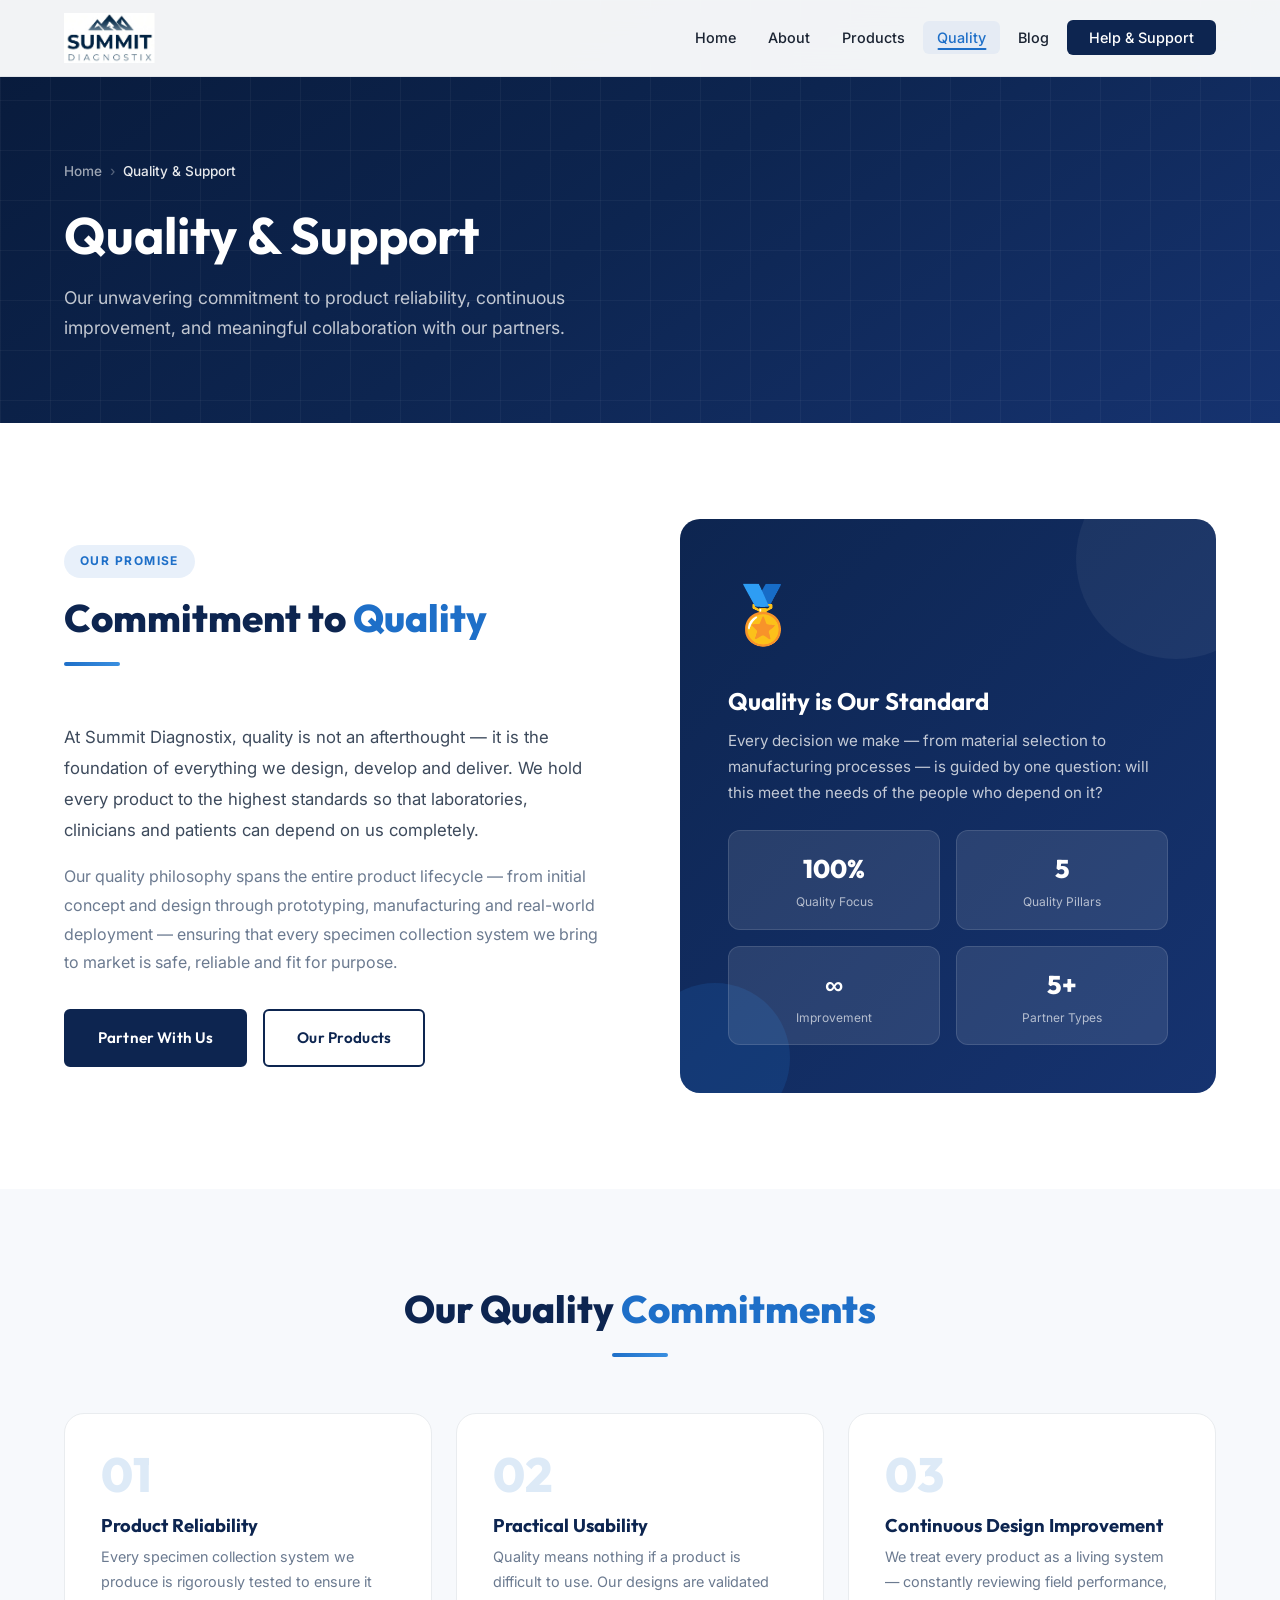
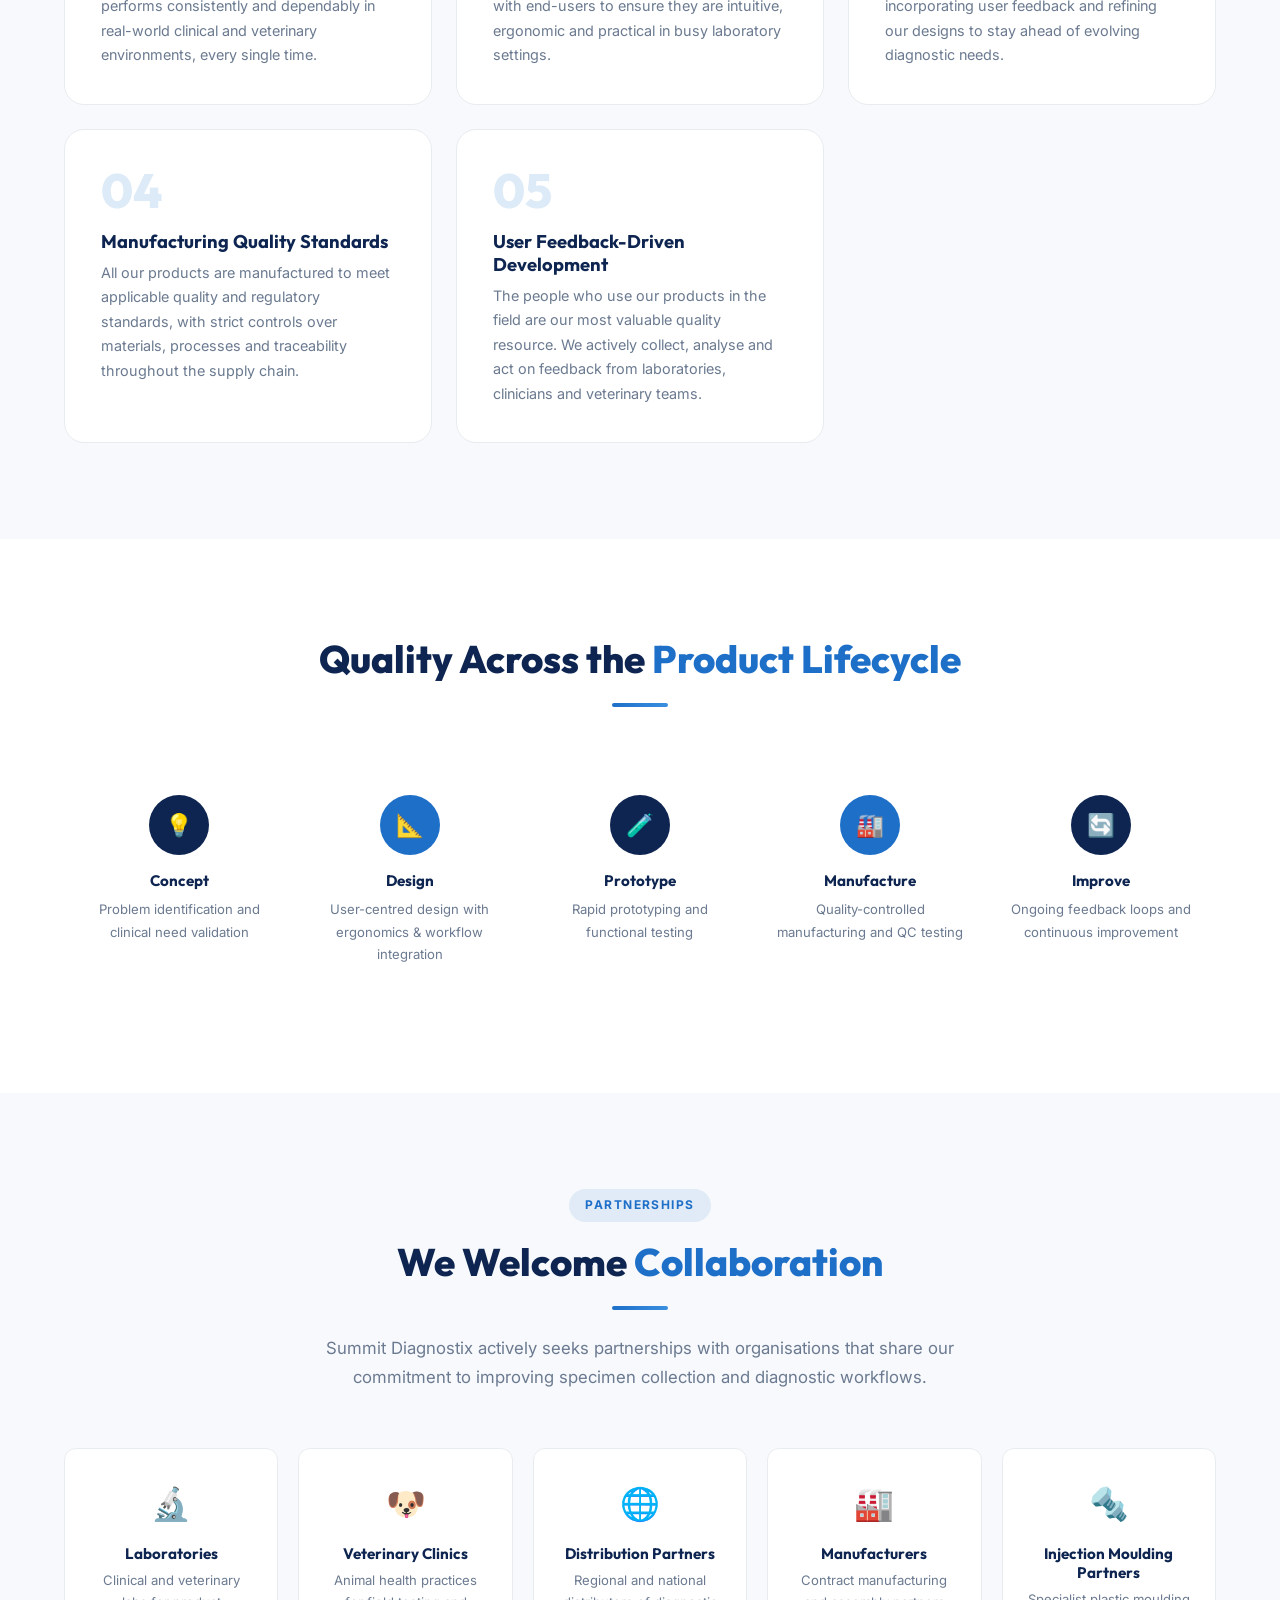
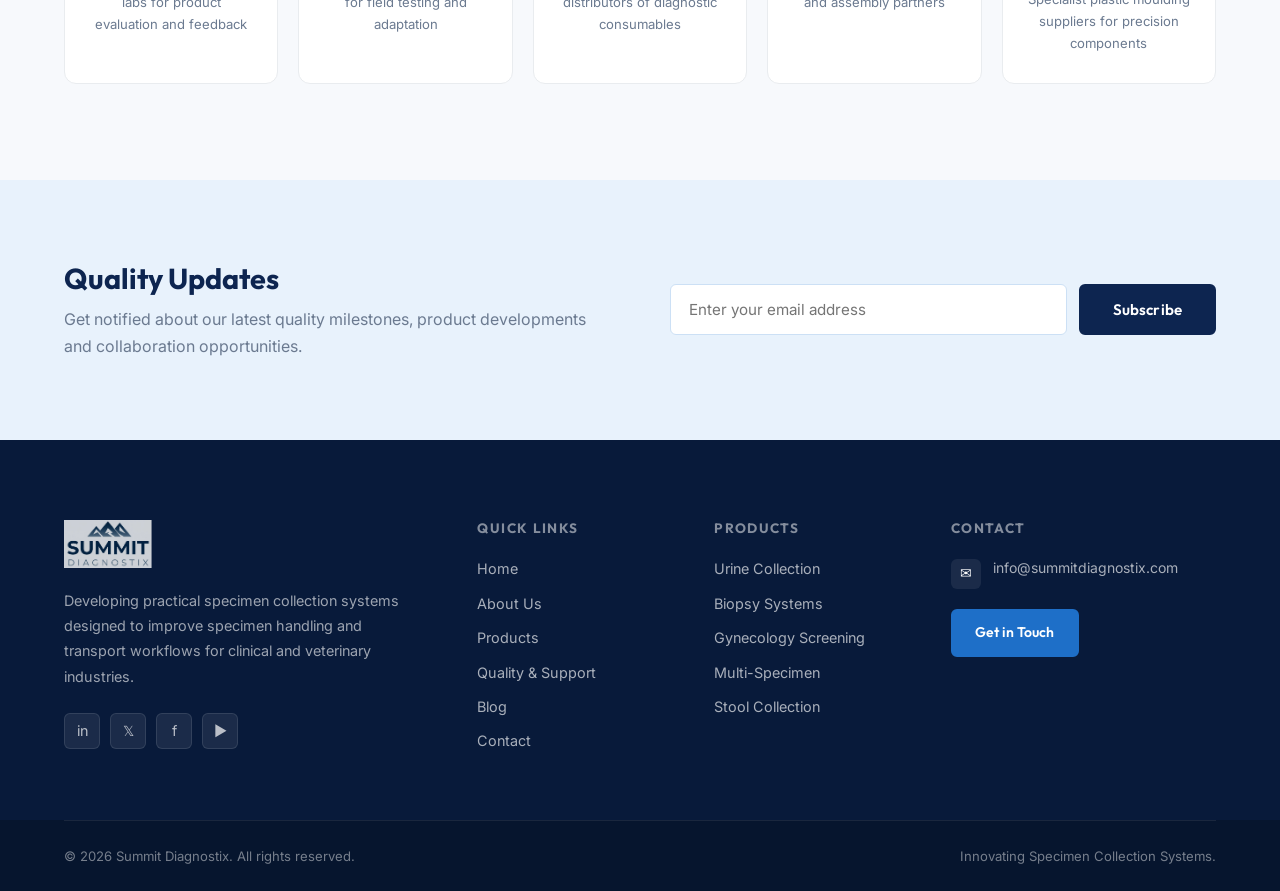
<file: quality.html>
<!DOCTYPE html>
<html lang="en">
<head>
  <meta charset="UTF-8" />
  <meta name="viewport" content="width=device-width, initial-scale=1.0" />
  <title>Quality &amp; Support – Summit Diagnostix</title>
  <meta name="description" content="Summit Diagnostix commitment to quality: product reliability, continuous improvement, and collaboration with laboratories, manufacturers and distribution partners." />
  <link rel="icon" href="assets/logo.png" type="image/png" />
  <link rel="stylesheet" href="styles.css" />
  <link rel="preconnect" href="https://fonts.googleapis.com" />
  <link rel="preconnect" href="https://fonts.gstatic.com" crossorigin />
</head>
<body>

  <!-- NAVBAR -->
  <nav class="navbar" id="navbar">
    <div class="container">
      <div class="nav-inner">
        <a href="index.html" class="nav-logo" aria-label="Summit Diagnostix Home">
          <img src="assets/logo.png" alt="Summit Diagnostix Logo" />
        </a>
        <ul class="nav-menu" id="nav-menu">
          <li><a href="index.html"    class="nav-link">Home</a></li>
          <li><a href="about.html"    class="nav-link">About</a></li>
          <li><a href="products.html" class="nav-link">Products</a></li>
          <li><a href="quality.html"  class="nav-link active">Quality</a></li>
          <li><a href="blog.html"     class="nav-link">Blog</a></li>
          <!-- <li><a href="orders.html"   class="nav-link">Orders</a></li> -->
          <li><a href="contact.html"  class="nav-link nav-cta">Help & Support</a></li>
        </ul>
        <button class="nav-toggle" id="nav-toggle" aria-label="Toggle navigation">
          <span></span><span></span><span></span>
        </button>
      </div>
    </div>
  </nav>

  <!-- PAGE HERO -->
  <section class="page-hero">
    <div class="container">
      <div class="page-hero-content">
        <div class="breadcrumb">
          <a href="index.html">Home</a>
          <span class="sep">›</span>
          <span class="current">Quality &amp; Support</span>
        </div>
        <h1>Quality &amp; Support</h1>
        <p>Our unwavering commitment to product reliability, continuous improvement, and meaningful collaboration with our partners.</p>
      </div>
    </div>
  </section>

  <!-- COMMITMENT INTRO -->
  <section class="section" id="commitment-intro" style="background:var(--white);">
    <div class="container">
      <div class="about-intro-grid">
        <div class="anim-fade-up">
          <div class="section-header">
            <span class="section-tag">Our Promise</span>
            <h2 class="section-title">Commitment to <span>Quality</span></h2>
            <div class="divider"></div>
          </div>
          <p style="font-size:1.05rem;line-height:1.85;">
            At Summit Diagnostix, quality is not an afterthought — it is the foundation of everything we design, develop and deliver. We hold every product to the highest standards so that laboratories, clinicians and patients can depend on us completely.
          </p>
          <p style="color:var(--text-light);line-height:1.8;">
            Our quality philosophy spans the entire product lifecycle — from initial concept and design through prototyping, manufacturing and real-world deployment — ensuring that every specimen collection system we bring to market is safe, reliable and fit for purpose.
          </p>
          <div style="display:flex;gap:16px;flex-wrap:wrap;margin-top:32px;">
            <a href="contact.html" class="btn btn-primary" id="quality-contact-btn">Partner With Us</a>
            <a href="products.html" class="btn btn-outline" id="quality-products-btn">Our Products</a>
          </div>
        </div>
        <div class="anim-fade-up delay-2">
          <div class="about-visual-card">
            <div class="about-visual-icon">🏅</div>
            <h3>Quality is Our Standard</h3>
            <p>Every decision we make — from material selection to manufacturing processes — is guided by one question: will this meet the needs of the people who depend on it?</p>
            <div class="about-visual-stats" style="position:relative;z-index:1;margin-top:24px;">
              <div class="about-visual-stat">
                <div class="about-visual-stat-val">100%</div>
                <div class="about-visual-stat-lbl">Quality Focus</div>
              </div>
              <div class="about-visual-stat">
                <div class="about-visual-stat-val">5</div>
                <div class="about-visual-stat-lbl">Quality Pillars</div>
              </div>
              <div class="about-visual-stat">
                <div class="about-visual-stat-val">∞</div>
                <div class="about-visual-stat-lbl">Improvement</div>
              </div>
              <div class="about-visual-stat">
                <div class="about-visual-stat-val">5+</div>
                <div class="about-visual-stat-lbl">Partner Types</div>
              </div>
            </div>
          </div>
        </div>
      </div>
    </div>
  </section>

  <!-- QUALITY COMMITMENTS -->
  <section class="section" style="background:var(--off-white);" id="quality-pillars">
    <div class="container">
      <div class="section-header text-center anim-fade-up">
        <!-- <span class="section-tag">Quality Standards</span> -->
        <h2 class="section-title">Our Quality <span>Commitments</span></h2>
        <div class="divider"></div>
        <!-- <p class="section-subtitle">Five foundational pillars that define how we approach quality at every level of our organisation.</p> -->
      </div>
      <div class="quality-grid">
        <div class="quality-card anim-fade-up delay-1">
          <div class="quality-number">01</div>
          <h4>Product Reliability</h4>
          <p>Every specimen collection system we produce is rigorously tested to ensure it performs consistently and dependably in real-world clinical and veterinary environments, every single time.</p>
        </div>
        <div class="quality-card anim-fade-up delay-2">
          <div class="quality-number">02</div>
          <h4>Practical Usability</h4>
          <p>Quality means nothing if a product is difficult to use. Our designs are validated with end-users to ensure they are intuitive, ergonomic and practical in busy laboratory settings.</p>
        </div>
        <div class="quality-card anim-fade-up delay-3">
          <div class="quality-number">03</div>
          <h4>Continuous Design Improvement</h4>
          <p>We treat every product as a living system — constantly reviewing field performance, incorporating user feedback and refining our designs to stay ahead of evolving diagnostic needs.</p>
        </div>
        <div class="quality-card anim-fade-up delay-4">
          <div class="quality-number">04</div>
          <h4>Manufacturing Quality Standards</h4>
          <p>All our products are manufactured to meet applicable quality and regulatory standards, with strict controls over materials, processes and traceability throughout the supply chain.</p>
        </div>
        <div class="quality-card anim-fade-up delay-5">
          <div class="quality-number">05</div>
          <h4>User Feedback-Driven Development</h4>
          <p>The people who use our products in the field are our most valuable quality resource. We actively collect, analyse and act on feedback from laboratories, clinicians and veterinary teams.</p>
        </div>
        <!-- <div class="quality-card anim-fade-up delay-1">
          <div class="quality-number">06</div>
          <h4>Sample Integrity First</h4>
          <p>Our primary quality obligation is to the specimen itself. Every design decision is evaluated against its ability to preserve sample integrity from point of collection to point of analysis.</p>
        </div> -->
      </div>
    </div>
  </section>

  <!-- QUALITY PROCESS TIMELINE -->
  <section class="section" style="background:var(--white);" id="quality-process">
    <div class="container">
      <div class="section-header text-center anim-fade-up">
        <!-- <span class="section-tag">Our Approach</span> -->
        <h2 class="section-title">Quality Across the <span>Product Lifecycle</span></h2>
        <div class="divider"></div>
      </div>
      <div style="display:grid;grid-template-columns:repeat(auto-fit,minmax(200px,1fr));gap:0;position:relative;" class="anim-fade-up">
        <!-- Timeline steps -->
        <div style="text-align:center;padding:32px 20px;position:relative;">
          <div style="width:60px;height:60px;background:var(--navy);border-radius:50%;display:flex;align-items:center;justify-content:center;margin:0 auto 16px;color:white;font-size:1.4rem;">💡</div>
          <h4 style="color:var(--navy);margin-bottom:8px;font-size:.95rem;">Concept</h4>
          <p style="font-size:.82rem;color:var(--text-light);">Problem identification and clinical need validation</p>
        </div>
        <div style="text-align:center;padding:32px 20px;">
          <div style="width:60px;height:60px;background:var(--accent);border-radius:50%;display:flex;align-items:center;justify-content:center;margin:0 auto 16px;color:white;font-size:1.4rem;">📐</div>
          <h4 style="color:var(--navy);margin-bottom:8px;font-size:.95rem;">Design</h4>
          <p style="font-size:.82rem;color:var(--text-light);">User-centred design with ergonomics &amp; workflow integration</p>
        </div>
        <div style="text-align:center;padding:32px 20px;">
          <div style="width:60px;height:60px;background:var(--navy);border-radius:50%;display:flex;align-items:center;justify-content:center;margin:0 auto 16px;color:white;font-size:1.4rem;">🧪</div>
          <h4 style="color:var(--navy);margin-bottom:8px;font-size:.95rem;">Prototype</h4>
          <p style="font-size:.82rem;color:var(--text-light);">Rapid prototyping and functional testing</p>
        </div>
        <div style="text-align:center;padding:32px 20px;">
          <div style="width:60px;height:60px;background:var(--accent);border-radius:50%;display:flex;align-items:center;justify-content:center;margin:0 auto 16px;color:white;font-size:1.4rem;">🏭</div>
          <h4 style="color:var(--navy);margin-bottom:8px;font-size:.95rem;">Manufacture</h4>
          <p style="font-size:.82rem;color:var(--text-light);">Quality-controlled manufacturing and QC testing</p>
        </div>
        <div style="text-align:center;padding:32px 20px;">
          <div style="width:60px;height:60px;background:var(--navy);border-radius:50%;display:flex;align-items:center;justify-content:center;margin:0 auto 16px;color:white;font-size:1.4rem;">🔄</div>
          <h4 style="color:var(--navy);margin-bottom:8px;font-size:.95rem;">Improve</h4>
          <p style="font-size:.82rem;color:var(--text-light);">Ongoing feedback loops and continuous improvement</p>
        </div>
      </div>
    </div>
  </section>

  <!-- COLLABORATION -->
  <section class="section" style="background:var(--off-white);" id="collaboration">
    <div class="container">
      <div class="section-header text-center anim-fade-up">
        <span class="section-tag">Partnerships</span>
        <h2 class="section-title">We Welcome <span>Collaboration</span></h2>
        <div class="divider"></div>
        <p class="section-subtitle">Summit Diagnostix actively seeks partnerships with organisations that share our commitment to improving specimen collection and diagnostic workflows.</p>
      </div>
      <div class="collab-grid">
        <div class="collab-item anim-fade-up delay-1">
          <div class="collab-icon">🔬</div>
          <h4>Laboratories</h4>
          <p style="font-size:.82rem;color:var(--text-light);margin-top:6px;">Clinical and veterinary labs for product evaluation and feedback</p>
        </div>
        <div class="collab-item anim-fade-up delay-2">
          <div class="collab-icon">🐶</div>
          <h4>Veterinary Clinics</h4>
          <p style="font-size:.82rem;color:var(--text-light);margin-top:6px;">Animal health practices for field testing and adaptation</p>
        </div>
        <div class="collab-item anim-fade-up delay-3">
          <div class="collab-icon">🌐</div>
          <h4>Distribution Partners</h4>
          <p style="font-size:.82rem;color:var(--text-light);margin-top:6px;">Regional and national distributors of diagnostic consumables</p>
        </div>
        <div class="collab-item anim-fade-up delay-4">
          <div class="collab-icon">🏭</div>
          <h4>Manufacturers</h4>
          <p style="font-size:.82rem;color:var(--text-light);margin-top:6px;">Contract manufacturing and assembly partners</p>
        </div>
        <div class="collab-item anim-fade-up delay-5">
          <div class="collab-icon">🔩</div>
          <h4>Injection Moulding Partners</h4>
          <p style="font-size:.82rem;color:var(--text-light);margin-top:6px;">Specialist plastic moulding suppliers for precision components</p>
        </div>
      </div>

      <!-- Collaboration CTA -->
      <!-- <div style="background:var(--white);border-radius:var(--radius-xl);padding:56px;margin-top:48px;text-align:center;border:1px solid var(--gray-100);box-shadow:var(--shadow-sm);" class="anim-fade-up">
        <div style="font-size:3rem;margin-bottom:20px;">🤝</div>
        <h3 style="color:var(--navy);margin-bottom:12px;">Ready to Collaborate?</h3>
        <p style="color:var(--text-light);max-width:500px;margin:0 auto 32px;font-size:.95rem;line-height:1.75;">Whether you're a laboratory interested in product evaluation, a manufacturer looking for a new partner, or a distributor seeking innovative diagnostics — we'd love to start a conversation.</p>
        <div style="display:flex;gap:16px;justify-content:center;flex-wrap:wrap;">
          <a href="contact.html" class="btn btn-primary" id="quality-collab-contact-btn">Start a Conversation</a>
          <a href="orders.html"  class="btn btn-outline"  id="quality-collab-order-btn">Submit an Enquiry</a>
        </div>
      </div> -->
    </div>
  </section>

  <!-- FAQ / SUPPORT -->
  <!-- <section class="section" style="background:var(--white);" id="support">
    <div class="container">
      <div class="section-header text-center anim-fade-up">
        <span class="section-tag">Support</span>
        <h2 class="section-title">How We <span>Support You</span></h2>
        <div class="divider"></div>
      </div>
      <div style="display:grid;grid-template-columns:repeat(auto-fit,minmax(280px,1fr));gap:24px;">
        <div style="background:var(--off-white);border-radius:var(--radius-lg);padding:36px;border:1px solid var(--gray-100);" class="anim-fade-up delay-1">
          <div style="font-size:2rem;margin-bottom:16px;">📦</div>
          <h4 style="color:var(--navy);margin-bottom:10px;">Product Evaluation</h4>
          <p style="font-size:.9rem;color:var(--text-light);line-height:1.65;margin:0;">We provide product samples and technical support for laboratory evaluation programmes to ensure full confidence before commitment.</p>
        </div>
        <div style="background:var(--off-white);border-radius:var(--radius-lg);padding:36px;border:1px solid var(--gray-100);" class="anim-fade-up delay-2">
          <div style="font-size:2rem;margin-bottom:16px;">📋</div>
          <h4 style="color:var(--navy);margin-bottom:10px;">Technical Documentation</h4>
          <p style="font-size:.9rem;color:var(--text-light);line-height:1.65;margin:0;">Full technical specifications, usage instructions and compatibility information available for all products and partner organisations.</p>
        </div>
        <div style="background:var(--off-white);border-radius:var(--radius-lg);padding:36px;border:1px solid var(--gray-100);" class="anim-fade-up delay-3">
          <div style="font-size:2rem;margin-bottom:16px;">💬</div>
          <h4 style="color:var(--navy);margin-bottom:10px;">Direct Team Access</h4>
          <p style="font-size:.9rem;color:var(--text-light);line-height:1.65;margin:0;">Our small, expert team is directly accessible for technical queries, product discussions and partnership conversations without corporate barriers.</p>
        </div>
        <div style="background:var(--off-white);border-radius:var(--radius-lg);padding:36px;border:1px solid var(--gray-100);" class="anim-fade-up delay-4">
          <div style="font-size:2rem;margin-bottom:16px;">🔁</div>
          <h4 style="color:var(--navy);margin-bottom:10px;">Ongoing Feedback Loop</h4>
          <p style="font-size:.9rem;color:var(--text-light);line-height:1.65;margin:0;">We actively welcome and incorporate user feedback to refine and improve our products. Your experience shapes our next development cycle.</p>
        </div>
      </div>
    </div>
  </section> -->

  <!-- CTA -->
  <!-- <section class="cta-banner">
    <div class="container">
      <div class="cta-inner anim-fade-up">
        <h2>Quality You Can Depend On</h2>
        <p>Partner with Summit Diagnostix and bring reliable, innovative specimen collection systems to your laboratory or distribution network.</p>
        <div class="cta-actions">
          <a href="contact.html" class="btn btn-primary btn-lg" id="quality-final-contact-btn">Contact Us Today</a>
          <a href="products.html" class="btn btn-secondary btn-lg" id="quality-final-products-btn">View Products</a>
        </div>
      </div>
    </div>
  </section> -->

  <!-- NEWSLETTER -->
  <section class="newsletter-section">
    <div class="container">
      <div class="newsletter-inner">
        <div class="newsletter-text anim-fade-up">
          <h2>Quality Updates</h2>
          <p>Get notified about our latest quality milestones, product developments and collaboration opportunities.</p>
        </div>
        <form class="newsletter-form anim-fade-up delay-2" data-form="newsletter" id="quality-newsletter-form">
          <input type="email" class="newsletter-input" placeholder="Enter your email address" required aria-label="Email" id="quality-newsletter-email"/>
          <button type="submit" class="btn btn-primary" id="quality-newsletter-btn">Subscribe</button>
        </form>
      </div>
    </div>
  </section>

  <!-- FOOTER -->
  <footer class="footer">
    <div class="container">
      <div class="footer-grid">
        <div class="footer-brand">
          <div class="footer-logo"><img src="assets/logo.png" alt="Summit Diagnostix Logo" /></div>
          <p>Developing practical specimen collection systems designed to improve specimen handling and transport workflows for clinical and veterinary industries.</p>
          <div class="footer-socials">
            <a href="#" class="footer-social" aria-label="LinkedIn">in</a>
            <a href="#" class="footer-social" aria-label="Twitter">𝕏</a>
            <a href="#" class="footer-social" aria-label="Facebook">f</a>
            <a href="#" class="footer-social" aria-label="YouTube">▶</a>
          </div>
        </div>
        <div class="footer-col">
          <h5>Quick Links</h5>
          <ul class="footer-links">
            <li><a href="index.html">Home</a></li>
            <li><a href="about.html">About Us</a></li>
            <li><a href="products.html">Products</a></li>
            <li><a href="quality.html">Quality &amp; Support</a></li>
            <li><a href="blog.html">Blog</a></li>
            <!-- <li><a href="orders.html">Orders</a></li> -->
            <li><a href="contact.html">Contact</a></li>
          </ul>
        </div>
        <div class="footer-col">
          <h5>Products</h5>
          <ul class="footer-links">
            <li><a href="products.html#urine">Urine Collection</a></li>
            <li><a href="products.html#biopsy">Biopsy Systems</a></li>
            <li><a href="products.html#gynecology">Gynecology Screening</a></li>
            <li><a href="products.html#multi">Multi-Specimen</a></li>
            <li><a href="products.html#stool">Stool Collection</a></li>
          </ul>
        </div>
        <div class="footer-col">
          <h5>Contact</h5>
          <div class="footer-contact-item">
            <div class="footer-contact-icon">✉</div>
            <div class="footer-contact-text"><a href="mailto:info@summitdiagnostix.com">info@summitdiagnostix.com</a></div>
          </div>
          <div style="margin-top:20px;"><a href="contact.html" class="btn btn-accent btn-sm">Get in Touch</a></div>
        </div>
      </div>
    </div>
    <div style="background:rgba(0,0,0,.2);">
      <div class="container">
        <div class="footer-bottom">
          <p>© 2026 Summit Diagnostix. All rights reserved.</p>
          <p>Innovating Specimen Collection Systems.</p>
        </div>
      </div>
    </div>
  </footer>

  <button class="scroll-top" id="scroll-top-btn" aria-label="Scroll to top">↑</button>
  <script src="scripts.js"></script>
</body>
</html>
</file>
<file: styles.css>
/* ============================================================
   SUMMIT DIAGNOSTIX — styles.css
   Clinical & Modern Design System
   ============================================================ */

/* ---------- Google Fonts ---------- */
@import url('https://fonts.googleapis.com/css2?family=Inter:wght@300;400;500;600;700;800&family=Outfit:wght@300;400;500;600;700;800&display=swap');

/* ---------- CSS Custom Properties ---------- */
:root {
  --navy:        #0d2550;
  --navy-dark:   #081a3a;
  --navy-mid:    #163370;
  --accent:      #1e6fc8;
  --accent-light:#3a8fe0;
  --sky:         #e8f2fc;
  --sky-mid:     #cce0f5;
  --white:       #ffffff;
  --off-white:   #f7f9fc;
  --gray-50:     #f4f6f9;
  --gray-100:    #e9ecef;
  --gray-200:    #dee2e6;
  --gray-400:    #9aa3af;
  --gray-600:    #6c757d;
  --gray-800:    #343a40;
  --text-dark:   #1a2332;
  --text-body:   #3d4a5c;
  --text-light:  #6b7a90;
  --success:     #28a745;
  --shadow-sm:   0 2px 8px rgba(13,37,80,.08);
  --shadow-md:   0 6px 24px rgba(13,37,80,.12);
  --shadow-lg:   0 16px 48px rgba(13,37,80,.16);
  --shadow-xl:   0 24px 64px rgba(13,37,80,.20);
  --radius-sm:   6px;
  --radius-md:   12px;
  --radius-lg:   20px;
  --radius-xl:   32px;
  --transition:  all .3s cubic-bezier(.4,0,.2,1);
  --font-main:   'Inter', sans-serif;
  --font-display:'Outfit', sans-serif;
}

/* ---------- Reset & Base ---------- */
*, *::before, *::after { box-sizing: border-box; margin: 0; padding: 0; }

html { scroll-behavior: smooth; font-size: 16px; }

body {
  font-family: var(--font-main);
  color: var(--text-body);
  background: var(--white);
  line-height: 1.7;
  overflow-x: hidden;
}

img { max-width: 100%; display: block; }
a  { color: inherit; text-decoration: none; }
ul { list-style: none; }
button { cursor: pointer; border: none; background: none; font-family: inherit; }
input, textarea, select { font-family: inherit; }

/* ---------- Typography ---------- */
h1,h2,h3,h4,h5,h6 {
  font-family: var(--font-display);
  color: var(--text-dark);
  line-height: 1.25;
  font-weight: 700;
}
h1 { font-size: clamp(2rem, 5vw, 3.5rem); }
h2 { font-size: clamp(1.6rem, 3.5vw, 2.5rem); }
h3 { font-size: clamp(1.2rem, 2.5vw, 1.6rem); }
h4 { font-size: 1.15rem; }
p  { margin-bottom: 1rem; color: var(--text-body); }
p:last-child { margin-bottom: 0; }

/* ---------- Utility Classes ---------- */
.container { max-width: 1200px; margin: 0 auto; padding: 0 24px; }
.container-wide { max-width: 1400px; margin: 0 auto; padding: 0 24px; }
.section { padding: 96px 0; }
.section-sm { padding: 64px 0; }
.text-center { text-align: center; }
.text-navy { color: var(--navy); }
.text-accent { color: var(--accent); }
.bg-off-white { background: var(--off-white); }
.bg-navy { background: var(--navy); }
.bg-sky { background: var(--sky); }

/* ---------- Section Headers ---------- */
.section-header { margin-bottom: 56px; }
.section-header.text-center { text-align: center; }

.section-tag {
  display: inline-block;
  font-size: .75rem;
  font-weight: 700;
  letter-spacing: .12em;
  text-transform: uppercase;
  color: var(--accent);
  background: rgba(30,111,200,.1);
  padding: 6px 16px;
  border-radius: 100px;
  margin-bottom: 16px;
}

.section-title {
  font-family: var(--font-display);
  font-size: clamp(1.6rem, 3.5vw, 2.4rem);
  font-weight: 800;
  color: var(--navy);
  margin-bottom: 16px;
}

.section-title span { color: var(--accent); }

.section-subtitle {
  font-size: 1.05rem;
  color: var(--text-light);
  max-width: 640px;
  line-height: 1.75;
}
.text-center .section-subtitle { margin: 0 auto; }

.divider {
  width: 56px; height: 4px;
  background: linear-gradient(90deg, var(--accent), var(--accent-light));
  border-radius: 2px;
  margin: 20px 0 24px;
}
.text-center .divider { margin-left: auto; margin-right: auto; }

/* ============================================================
   NAVIGATION
   ============================================================ */
.navbar {
  position: fixed;
  top: 0; left: 0; right: 0;
  z-index: 1000;
  background: rgba(255,255,255,.95);
  backdrop-filter: blur(16px);
  -webkit-backdrop-filter: blur(16px);
  border-bottom: 1px solid rgba(13,37,80,.08);
  transition: var(--transition);
}

.navbar.scrolled {
  box-shadow: var(--shadow-md);
  background: rgba(255,255,255,.98);
}

.nav-inner {
  display: flex;
  align-items: center;
  justify-content: space-between;
  height: 76px;
  gap: 32px;
}

.nav-logo {
  display: flex;
  align-items: center;
  gap: 10px;
  flex-shrink: 0;
}

.nav-logo img {
  height: 50px;
  width: auto;
  object-fit: contain;
}

.nav-menu {
  display: flex;
  align-items: center;
  gap: 4px;
}

.nav-link {
  font-size: .9rem;
  font-weight: 500;
  color: var(--text-dark);
  padding: 8px 14px;
  border-radius: var(--radius-sm);
  transition: var(--transition);
  position: relative;
  white-space: nowrap;
}

.nav-link::after {
  content: '';
  position: absolute;
  bottom: 4px; left: 50%;
  transform: translateX(-50%) scaleX(0);
  width: calc(100% - 28px);
  height: 2px;
  background: var(--accent);
  border-radius: 1px;
  transition: transform .25s ease;
}

.nav-link:hover,
.nav-link.active {
  color: var(--accent);
  background: rgba(30,111,200,.06);
}

.nav-link:hover::after,
.nav-link.active::after { transform: translateX(-50%) scaleX(1); }

.nav-cta {
  background: var(--navy);
  color: var(--white) !important;
  padding: 9px 22px !important;
  border-radius: var(--radius-sm) !important;
}
.nav-cta:hover {
  background: var(--accent) !important;
  color: var(--white) !important;
}
.nav-cta::after { display: none; }

.nav-toggle {
  display: none;
  flex-direction: column;
  gap: 5px;
  padding: 6px;
  border-radius: var(--radius-sm);
  transition: var(--transition);
}
.nav-toggle span {
  display: block;
  width: 24px; height: 2px;
  background: var(--navy);
  border-radius: 1px;
  transition: var(--transition);
}
.nav-toggle.open span:nth-child(1) { transform: rotate(45deg) translate(5px, 5px); }
.nav-toggle.open span:nth-child(2) { opacity: 0; }
.nav-toggle.open span:nth-child(3) { transform: rotate(-45deg) translate(5px, -5px); }

/* ============================================================
   BUTTONS
   ============================================================ */
.btn {
  display: inline-flex;
  align-items: center;
  gap: 8px;
  padding: 14px 32px;
  border-radius: var(--radius-sm);
  font-size: .95rem;
  font-weight: 600;
  font-family: var(--font-display);
  transition: var(--transition);
  cursor: pointer;
  border: 2px solid transparent;
  letter-spacing: .01em;
}

.btn-primary {
  background: var(--navy);
  color: var(--white);
  border-color: var(--navy);
}
.btn-primary:hover {
  background: var(--accent);
  border-color: var(--accent);
  transform: translateY(-2px);
  box-shadow: 0 8px 24px rgba(30,111,200,.35);
}

.btn-secondary {
  background: transparent;
  color: var(--white);
  border-color: rgba(255,255,255,.6);
}
.btn-secondary:hover {
  background: var(--white);
  color: var(--navy);
  border-color: var(--white);
  transform: translateY(-2px);
}

.btn-outline {
  background: transparent;
  color: var(--navy);
  border-color: var(--navy);
}
.btn-outline:hover {
  background: var(--navy);
  color: var(--white);
  transform: translateY(-2px);
  box-shadow: var(--shadow-md);
}

.btn-accent {
  background: var(--accent);
  color: var(--white);
  border-color: var(--accent);
}
.btn-accent:hover {
  background: var(--navy);
  border-color: var(--navy);
  transform: translateY(-2px);
  box-shadow: var(--shadow-md);
}

.btn-sm { padding: 10px 22px; font-size: .875rem; }
.btn-lg { padding: 18px 42px; font-size: 1.05rem; }

/* ============================================================
   HERO SECTION
   ============================================================ */
.hero {
  position: relative;
  min-height: 100vh;
  display: flex;
  align-items: center;
  overflow: hidden;
  background: linear-gradient(145deg, var(--navy-dark) 0%, var(--navy) 40%, var(--navy-mid) 100%);
  padding-top: 76px;
}

.hero-bg {
  position: absolute;
  inset: 0;
  overflow: hidden;
  pointer-events: none;
}

.hero-bg-grid {
  position: absolute;
  inset: 0;
  background-image:
    linear-gradient(rgba(255,255,255,.03) 1px, transparent 1px),
    linear-gradient(90deg, rgba(255,255,255,.03) 1px, transparent 1px);
  background-size: 60px 60px;
}

.hero-bg-orb {
  position: absolute;
  border-radius: 50%;
  filter: blur(80px);
  opacity: .25;
}
.hero-bg-orb-1 {
  width: 600px; height: 600px;
  background: var(--accent);
  top: -200px; right: -100px;
}
.hero-bg-orb-2 {
  width: 400px; height: 400px;
  background: #4fb3ef;
  bottom: -150px; left: -100px;
}

.hero-content {
  position: relative;
  z-index: 2;
  display: grid;
  grid-template-columns: 1fr 1fr;
  gap: 80px;
  align-items: center;
}

.hero-text { color: var(--white); }

.hero-badge {
  display: inline-flex;
  align-items: center;
  gap: 8px;
  background: rgba(255,255,255,.1);
  border: 1px solid rgba(255,255,255,.2);
  color: var(--white);
  font-size: .8rem;
  font-weight: 600;
  letter-spacing: .08em;
  text-transform: uppercase;
  padding: 8px 18px;
  border-radius: 100px;
  margin-bottom: 28px;
  backdrop-filter: blur(8px);
}

.hero-badge-dot {
  width: 6px; height: 6px;
  background: #4caf50;
  border-radius: 50%;
  animation: pulse-dot 2s infinite;
}

@keyframes pulse-dot {
  0%, 100% { opacity: 1; transform: scale(1); }
  50% { opacity: .5; transform: scale(1.4); }
}

.hero-title {
  font-family: var(--font-display);
  font-size: clamp(2.4rem, 5vw, 3.8rem);
  font-weight: 800;
  line-height: 1.15;
  color: var(--white);
  margin-bottom: 24px;
}

.hero-title span {
  background: linear-gradient(135deg, #74b9e8, #a8d4f5);
  -webkit-background-clip: text;
  -webkit-text-fill-color: transparent;
  background-clip: text;
}

.hero-desc {
  font-size: 1.1rem;
  color: rgba(255,255,255,.78);
  line-height: 1.8;
  margin-bottom: 40px;
  max-width: 520px;
}

.hero-actions {
  display: flex;
  gap: 16px;
  flex-wrap: wrap;
}

#hero-explore-btn {
  background: linear-gradient(135deg, var(--accent) 0%, var(--accent-light) 100%);
  border-color: transparent;
  color: var(--white);
  box-shadow: 0 4px 14px rgba(30, 111, 200, 0.3);
  transition: var(--transition);
}

#hero-explore-btn:hover {
  background: linear-gradient(135deg, #3a8fe0 0%, #54aaff 100%);
  transform: translateY(-3px);
  box-shadow: 0 8px 25px rgba(58, 143, 224, 0.65);
}

.hero-stats {
  display: flex;
  gap: 40px;
  margin-top: 56px;
  padding-top: 40px;
  border-top: 1px solid rgba(255,255,255,.12);
}

.hero-stat-value {
  font-family: var(--font-display);
  font-size: 2rem;
  font-weight: 800;
  color: var(--white);
  line-height: 1;
}

.hero-stat-label {
  font-size: .8rem;
  color: rgba(255,255,255,.6);
  margin-top: 4px;
  text-transform: uppercase;
  letter-spacing: .06em;
}

/* Hero Visual */
.hero-visual {
  position: relative;
  display: flex;
  justify-content: center;
  align-items: center;
}

.hero-card-stack {
  position: relative;
  width: 100%;
  max-width: 460px;
}

.hero-main-card {
  background: rgba(255,255,255,.08);
  border: 1px solid rgba(255,255,255,.15);
  border-radius: var(--radius-lg);
  padding: 40px;
  backdrop-filter: blur(16px);
  animation: float-card 6s ease-in-out infinite;
}

@keyframes float-card {
  0%, 100% { transform: translateY(0); }
  50% { transform: translateY(-12px); }
}

.hero-product-visual {
  width: 100%;
  aspect-ratio: 4/3;
  border-radius: var(--radius-md);
  overflow: hidden;
  margin-bottom: 24px;
  background: rgba(255,255,255,.05);
  display: flex;
  align-items: center;
  justify-content: center;
}

.hero-product-svg {
  width: 80%;
  height: 80%;
}

.hero-card-label {
  font-family: var(--font-display);
  font-size: 1.1rem;
  font-weight: 700;
  color: var(--white);
  margin-bottom: 6px;
}

.hero-card-sub {
  font-size: .85rem;
  color: rgba(255,255,255,.6);
}

.hero-float-badge {
  position: absolute;
  background: var(--white);
  border-radius: var(--radius-md);
  padding: 12px 18px;
  box-shadow: var(--shadow-lg);
  display: flex;
  align-items: center;
  gap: 10px;
  font-size: .82rem;
  font-weight: 600;
  color: var(--navy);
  animation: float-badge 4s ease-in-out infinite;
}

.hero-float-badge:nth-of-type(1) { top: -20px; right: -30px; animation-delay: .5s; }
.hero-float-badge:nth-of-type(2) { bottom: 30px; left: -40px; animation-delay: 1.5s; }

@keyframes float-badge {
  0%, 100% { transform: translateY(0) rotate(-2deg); }
  50% { transform: translateY(-8px) rotate(2deg); }
}

.badge-icon {
  width: 32px; height: 32px;
  background: var(--sky);
  border-radius: var(--radius-sm);
  display: flex;
  align-items: center;
  justify-content: center;
  color: var(--accent);
  font-size: 1rem;
  flex-shrink: 0;
}

/* ============================================================
   ABOUT INTRO (Home)
   ============================================================ */
.about-intro {
  padding: 96px 0;
  background: var(--white);
}

.about-intro-grid {
  display: grid;
  grid-template-columns: 1fr 1fr;
  gap: 80px;
  align-items: center;
}

.about-intro-visual {
  position: relative;
}

.about-visual-card {
  background: linear-gradient(135deg, var(--navy) 0%, var(--navy-mid) 100%);
  border-radius: var(--radius-lg);
  padding: 48px;
  color: var(--white);
  position: relative;
  overflow: hidden;
}

.about-visual-card::before {
  content: '';
  position: absolute;
  top: -60px; right: -60px;
  width: 200px; height: 200px;
  background: rgba(255,255,255,.05);
  border-radius: 50%;
}

.about-visual-card::after {
  content: '';
  position: absolute;
  bottom: -40px; left: -40px;
  width: 150px; height: 150px;
  background: rgba(30,111,200,.2);
  border-radius: 50%;
}

.about-visual-icon {
  font-size: 3.5rem;
  margin-bottom: 24px;
}

.about-visual-card h3 {
  color: var(--white);
  font-size: 1.5rem;
  margin-bottom: 12px;
}

.about-visual-card p {
  color: rgba(255,255,255,.75);
  font-size: .95rem;
}

.about-visual-stats {
  display: grid;
  grid-template-columns: 1fr 1fr;
  gap: 16px;
  margin-top: 32px;
  position: relative;
  z-index: 1;
}

.about-visual-stat {
  background: rgba(255,255,255,.1);
  border-radius: var(--radius-md);
  padding: 16px;
  text-align: center;
  border: 1px solid rgba(255,255,255,.12);
}

.about-visual-stat-val {
  font-family: var(--font-display);
  font-size: 1.6rem;
  font-weight: 800;
  color: var(--white);
}

.about-visual-stat-lbl {
  font-size: .75rem;
  color: rgba(255,255,255,.65);
  margin-top: 2px;
}

/* ============================================================
   WHY SECTION / FEATURE CARDS
   ============================================================ */
.why-section { padding: 96px 0; background: var(--off-white); }

.features-grid {
  display: grid;
  grid-template-columns: repeat(auto-fit, minmax(280px, 1fr));
  gap: 24px;
}

.feature-card {
  background: var(--white);
  border-radius: var(--radius-lg);
  padding: 36px 32px;
  border: 1px solid var(--gray-100);
  transition: var(--transition);
  position: relative;
  overflow: hidden;
}

.feature-card::before {
  content: '';
  position: absolute;
  top: 0; left: 0; right: 0;
  height: 3px;
  background: linear-gradient(90deg, var(--navy), var(--accent));
  transform: scaleX(0);
  transition: transform .3s ease;
}

.feature-card:hover {
  transform: translateY(-6px);
  box-shadow: var(--shadow-lg);
  border-color: transparent;
}
.feature-card:hover::before { transform: scaleX(1); }

.feature-icon {
  width: 60px; height: 60px;
  background: var(--sky);
  border-radius: var(--radius-md);
  display: flex;
  align-items: center;
  justify-content: center;
  font-size: 1.6rem;
  margin-bottom: 24px;
  transition: var(--transition);
}
.feature-card:hover .feature-icon {
  background: var(--navy);
  transform: scale(1.1);
}

.feature-card h4 {
  font-size: 1.05rem;
  font-weight: 700;
  color: var(--navy);
  margin-bottom: 10px;
}

.feature-card p {
  font-size: .9rem;
  color: var(--text-light);
  line-height: 1.65;
  margin: 0;
}

/* ============================================================
   PRODUCTS SECTION / CARDS
   ============================================================ */
.products-section { padding: 96px 0; background: var(--white); }

.products-grid {
  display: grid;
  grid-template-columns: repeat(auto-fit, minmax(270px, 1fr));
  gap: 28px;
}

.product-card {
  background: var(--white);
  border-radius: var(--radius-lg);
  overflow: hidden;
  border: 1px solid var(--gray-100);
  transition: var(--transition);
  display: flex;
  flex-direction: column;
}

.product-card:hover {
  transform: translateY(-8px);
  box-shadow: var(--shadow-xl);
  border-color: rgba(30,111,200,.2);
}

.product-card-img {
  height: 220px;
  background: linear-gradient(135deg, var(--sky) 0%, var(--sky-mid) 100%);
  display: flex;
  align-items: center;
  justify-content: center;
  font-size: 4rem;
  position: relative;
  overflow: hidden;
}

.product-card-img::before {
  content: '';
  position: absolute;
  inset: 0;
  background: linear-gradient(135deg, rgba(13,37,80,.05) 0%, rgba(30,111,200,.1) 100%);
}

.product-card-img svg {
  width: 120px;
  height: auto;
  position: relative;
  z-index: 1;
}

.product-badge {
  position: absolute;
  top: 16px; right: 16px;
  background: var(--navy);
  color: var(--white);
  font-size: .7rem;
  font-weight: 700;
  letter-spacing: .08em;
  text-transform: uppercase;
  padding: 4px 12px;
  border-radius: 100px;
  z-index: 2;
}

.product-badge.dev { background: var(--accent); }

.product-card-body {
  padding: 28px;
  flex: 1;
  display: flex;
  flex-direction: column;
}

.product-card-body h3 {
  font-size: 1.1rem;
  color: var(--navy);
  margin-bottom: 10px;
}

.product-card-body p {
  font-size: .9rem;
  color: var(--text-light);
  line-height: 1.65;
  flex: 1;
  margin-bottom: 20px;
}

.product-card-link {
  display: inline-flex;
  align-items: center;
  gap: 6px;
  font-size: .875rem;
  font-weight: 600;
  color: var(--accent);
  transition: var(--transition);
}
.product-card-link:hover { gap: 10px; color: var(--navy); }

/* ============================================================
   CTA BANNER
   ============================================================ */
.cta-banner {
  background: linear-gradient(135deg, var(--navy-dark), var(--navy-mid));
  padding: 96px 0;
  position: relative;
  overflow: hidden;
}

.cta-banner::before {
  content: '';
  position: absolute;
  inset: 0;
  background-image:
    linear-gradient(rgba(255,255,255,.03) 1px, transparent 1px),
    linear-gradient(90deg, rgba(255,255,255,.03) 1px, transparent 1px);
  background-size: 50px 50px;
}

.cta-inner {
  position: relative;
  z-index: 1;
  text-align: center;
}

.cta-inner h2 {
  font-family: var(--font-display);
  font-size: clamp(1.8rem, 4vw, 2.8rem);
  font-weight: 800;
  color: var(--white);
  margin-bottom: 16px;
}

.cta-inner p {
  color: rgba(255,255,255,.75);
  font-size: 1.05rem;
  max-width: 560px;
  margin: 0 auto 40px;
}

.cta-actions {
  display: flex;
  gap: 16px;
  justify-content: center;
  flex-wrap: wrap;
}

/* ============================================================
   BLOG CARDS
   ============================================================ */
.blog-grid {
  display: grid;
  grid-template-columns: repeat(auto-fit, minmax(300px, 1fr));
  gap: 28px;
}

.blog-card {
  background: var(--white);
  border-radius: var(--radius-lg);
  overflow: hidden;
  border: 1px solid var(--gray-100);
  transition: var(--transition);
  display: flex;
  flex-direction: column;
}

.blog-card:hover {
  transform: translateY(-6px);
  box-shadow: var(--shadow-lg);
}

.blog-card-img {
  height: 200px;
  display: flex;
  align-items: center;
  justify-content: center;
  font-size: 3rem;
  position: relative;
  overflow: hidden;
}

.blog-card-img-1 { background: linear-gradient(135deg, #e8f2fc, #cce0f5); }
.blog-card-img-2 { background: linear-gradient(135deg, #f0f8ec, #d4edda); }
.blog-card-img-3 { background: linear-gradient(135deg, #fff3e0, #ffe0b2); }
.blog-card-img-4 { background: linear-gradient(135deg, #fce4ec, #f8bbd9); }
.blog-card-img-5 { background: linear-gradient(135deg, #e8eaf6, #c5cae9); }

.blog-card-body {
  padding: 28px;
  flex: 1;
  display: flex;
  flex-direction: column;
}

.blog-meta {
  display: flex;
  align-items: center;
  gap: 12px;
  margin-bottom: 14px;
}

.blog-category {
  font-size: .72rem;
  font-weight: 700;
  letter-spacing: .08em;
  text-transform: uppercase;
  color: var(--accent);
  background: rgba(30,111,200,.1);
  padding: 3px 10px;
  border-radius: 100px;
}

.blog-date {
  font-size: .78rem;
  color: var(--text-light);
}

.blog-card h3 {
  font-size: 1.05rem;
  color: var(--navy);
  margin-bottom: 10px;
  line-height: 1.4;
}

.blog-card p {
  font-size: .875rem;
  color: var(--text-light);
  flex: 1;
  margin-bottom: 20px;
}

.blog-card-link {
  display: inline-flex;
  align-items: center;
  gap: 6px;
  font-size: .875rem;
  font-weight: 600;
  color: var(--accent);
  margin-top: auto;
  transition: var(--transition);
}
.blog-card-link:hover { gap: 10px; }

/* ============================================================
   TEAM CARDS
   ============================================================ */
.team-grid {
  display: grid;
  grid-template-columns: repeat(auto-fit, minmax(220px, 1fr));
  gap: 24px;
}

.team-card {
  background: var(--white);
  border-radius: var(--radius-lg);
  padding: 36px 24px;
  text-align: center;
  border: 1px solid var(--gray-100);
  transition: var(--transition);
}

.team-card:hover {
  transform: translateY(-6px);
  box-shadow: var(--shadow-lg);
  border-color: rgba(30,111,200,.15);
}

.team-avatar {
  width: 90px; height: 90px;
  border-radius: 50%;
  margin: 0 auto 20px;
  display: flex;
  align-items: center;
  justify-content: center;
  font-size: 2rem;
  font-weight: 800;
  color: var(--white);
  font-family: var(--font-display);
  position: relative;
}

.team-avatar::after {
  content: '';
  position: absolute;
  inset: -3px;
  border-radius: 50%;
  background: linear-gradient(135deg, var(--navy), var(--accent));
  z-index: -1;
}

.team-avatar-inner {
  width: 84px; height: 84px;
  border-radius: 50%;
  display: flex;
  align-items: center;
  justify-content: center;
  font-size: 2rem;
  font-weight: 800;
  color: var(--white);
}

.ta-1 .team-avatar-inner { background: linear-gradient(135deg, #0d2550, #1e6fc8); }
.ta-2 .team-avatar-inner { background: linear-gradient(135deg, #163370, #3a8fe0); }
.ta-3 .team-avatar-inner { background: linear-gradient(135deg, #1a3a6e, #2563b0); }
.ta-4 .team-avatar-inner { background: linear-gradient(135deg, #0d2550, #4a90d9); }

.team-card h4 {
  font-size: 1rem;
  color: var(--navy);
  margin-bottom: 4px;
}

.team-role {
  font-size: .82rem;
  color: var(--accent);
  font-weight: 600;
  text-transform: uppercase;
  letter-spacing: .06em;
}

/* ============================================================
   FORMS
   ============================================================ */
.form-section {
  padding: 96px 0;
}

.form-card {
  background: var(--white);
  border-radius: var(--radius-xl);
  padding: 56px;
  box-shadow: var(--shadow-xl);
  border: 1px solid var(--gray-100);
}

.form-grid {
  display: grid;
  grid-template-columns: 1fr 1fr;
  gap: 20px;
}

.form-group {
  display: flex;
  flex-direction: column;
  gap: 6px;
}

.form-group.full { grid-column: 1 / -1; }

.form-label {
  font-size: .875rem;
  font-weight: 600;
  color: var(--navy);
  letter-spacing: .01em;
}

.form-control {
  padding: 13px 16px;
  border: 1.5px solid var(--gray-200);
  border-radius: var(--radius-sm);
  font-size: .95rem;
  color: var(--text-dark);
  background: var(--white);
  transition: var(--transition);
  outline: none;
  width: 100%;
}

.form-control:focus {
  border-color: var(--accent);
  box-shadow: 0 0 0 3px rgba(30,111,200,.12);
}

.form-control::placeholder { color: var(--gray-400); }

textarea.form-control { resize: vertical; min-height: 130px; }

.form-select {
  appearance: none;
  background-image: url("data:image/svg+xml,%3Csvg xmlns='http://www.w3.org/2000/svg' width='16' height='16' viewBox='0 0 24 24' fill='none' stroke='%236b7a90' stroke-width='2'%3E%3Cpolyline points='6 9 12 15 18 9'/%3E%3C/svg%3E");
  background-repeat: no-repeat;
  background-position: right 14px center;
  padding-right: 44px;
}

.form-submit {
  margin-top: 8px;
}

.form-success {
  display: none;
  padding: 20px 24px;
  background: rgba(40,167,69,.1);
  border: 1px solid rgba(40,167,69,.3);
  border-radius: var(--radius-md);
  color: var(--success);
  font-weight: 600;
  text-align: center;
  margin-top: 16px;
}

.form-success.show { display: block; animation: fadeIn .4s ease; }

/* ============================================================
   PAGE HERO (inner pages)
   ============================================================ */
.page-hero {
  background: linear-gradient(145deg, var(--navy-dark), var(--navy), var(--navy-mid));
  padding: 160px 0 80px;
  position: relative;
  overflow: hidden;
}

.page-hero::before {
  content: '';
  position: absolute;
  inset: 0;
  background-image:
    linear-gradient(rgba(255,255,255,.04) 1px, transparent 1px),
    linear-gradient(90deg, rgba(255,255,255,.04) 1px, transparent 1px);
  background-size: 50px 50px;
}

.page-hero-content {
  position: relative;
  z-index: 1;
}

.page-hero h1 {
  color: var(--white);
  font-size: clamp(2rem, 4.5vw, 3.2rem);
  margin-bottom: 16px;
}

.page-hero p {
  color: rgba(255,255,255,.75);
  font-size: 1.1rem;
  max-width: 560px;
  margin: 0;
}

.breadcrumb {
  display: flex;
  align-items: center;
  gap: 8px;
  margin-bottom: 20px;
}

.breadcrumb a, .breadcrumb span {
  font-size: .85rem;
  color: rgba(255,255,255,.6);
  font-weight: 500;
}
.breadcrumb a:hover { color: var(--white); }
.breadcrumb .sep { color: rgba(255,255,255,.3); }
.breadcrumb .current { color: rgba(255,255,255,.9); }

/* ============================================================
   QUALITY PAGE
   ============================================================ */
.quality-commitment {
  padding: 96px 0;
}

.quality-grid {
  display: grid;
  grid-template-columns: repeat(auto-fit, minmax(280px, 1fr));
  gap: 24px;
}

.quality-card {
  background: var(--white);
  border-radius: var(--radius-lg);
  padding: 36px;
  border: 1px solid var(--gray-100);
  transition: var(--transition);
  position: relative;
}

.quality-card:hover {
  transform: translateY(-4px);
  box-shadow: var(--shadow-md);
  border-color: rgba(30,111,200,.15);
}

.quality-number {
  font-family: var(--font-display);
  font-size: 3rem;
  font-weight: 800;
  color: rgba(30,111,200,.15);
  line-height: 1;
  margin-bottom: 16px;
}

.quality-card h4 { color: var(--navy); margin-bottom: 8px; }
.quality-card p  { font-size: .9rem; color: var(--text-light); margin: 0; }

.collab-grid {
  display: grid;
  grid-template-columns: repeat(auto-fit, minmax(200px, 1fr));
  gap: 20px;
  margin-top: 40px;
}

.collab-item {
  background: var(--white);
  border-radius: var(--radius-md);
  padding: 28px 24px;
  text-align: center;
  border: 1px solid var(--gray-100);
  transition: var(--transition);
}

.collab-item:hover {
  border-color: var(--accent);
  box-shadow: var(--shadow-sm);
  transform: translateY(-3px);
}

.collab-icon {
  font-size: 2rem;
  margin-bottom: 12px;
}

.collab-item h4 {
  font-size: .95rem;
  color: var(--navy);
}

/* ============================================================
   CONTACT INFO
   ============================================================ */
.contact-info-grid {
  display: grid;
  grid-template-columns: repeat(auto-fit, minmax(240px, 1fr));
  gap: 24px;
  margin-bottom: 64px;
}

.contact-info-card {
  background: var(--white);
  border-radius: var(--radius-lg);
  padding: 32px;
  text-align: center;
  border: 1px solid var(--gray-100);
  transition: var(--transition);
}

.contact-info-card:hover {
  border-color: rgba(30,111,200,.2);
  box-shadow: var(--shadow-md);
  transform: translateY(-4px);
}

.contact-info-icon {
  width: 56px; height: 56px;
  background: var(--sky);
  border-radius: 50%;
  display: flex;
  align-items: center;
  justify-content: center;
  font-size: 1.4rem;
  margin: 0 auto 16px;
  color: var(--accent);
}

.contact-info-card h4 {
  font-size: .9rem;
  font-weight: 700;
  color: var(--navy);
  text-transform: uppercase;
  letter-spacing: .06em;
  margin-bottom: 8px;
}

.contact-info-card p, .contact-info-card a {
  font-size: .95rem;
  color: var(--text-light);
}
.contact-info-card a:hover { color: var(--accent); }

/* ============================================================
   NEWSLETTER
   ============================================================ */
.newsletter-section {
  background: var(--sky);
  padding: 80px 0;
}

.newsletter-inner {
  display: grid;
  grid-template-columns: 1fr 1fr;
  gap: 60px;
  align-items: center;
}

.newsletter-text h2 {
  font-size: 1.8rem;
  color: var(--navy);
  margin-bottom: 10px;
}

.newsletter-text p {
  color: var(--text-light);
  margin: 0;
}

.newsletter-form {
  display: flex;
  gap: 12px;
}

.newsletter-input {
  flex: 1;
  padding: 14px 18px;
  border: 1.5px solid var(--sky-mid);
  border-radius: var(--radius-sm);
  font-size: .95rem;
  color: var(--text-dark);
  background: var(--white);
  outline: none;
  transition: var(--transition);
}
.newsletter-input:focus { border-color: var(--accent); }

/* ============================================================
   FOOTER
   ============================================================ */
.footer {
  background: var(--navy-dark);
  color: var(--white);
  padding: 80px 0 0;
}

.footer-grid {
  display: grid;
  grid-template-columns: 2fr 1fr 1fr 1.5fr;
  gap: 60px;
  margin-bottom: 56px;
}

.footer-brand { }

.footer-logo {
  display: flex;
  align-items: center;
  gap: 10px;
  margin-bottom: 20px;
}

.footer-logo img {
  height: 48px;
  width: auto;
  /* filter: brightness(0) invert(1); */
  opacity: .8;
}

.footer-brand p {
  color: rgba(255,255,255,.6);
  font-size: .9rem;
  line-height: 1.75;
  margin-bottom: 24px;
}

.footer-socials {
  display: flex;
  gap: 10px;
}

.footer-social {
  width: 36px; height: 36px;
  border-radius: var(--radius-sm);
  background: rgba(255,255,255,.08);
  border: 1px solid rgba(255,255,255,.1);
  display: flex;
  align-items: center;
  justify-content: center;
  font-size: .9rem;
  color: rgba(255,255,255,.7);
  transition: var(--transition);
}
.footer-social:hover {
  background: var(--accent);
  border-color: var(--accent);
  color: var(--white);
  transform: translateY(-2px);
}

.footer-col h5 {
  font-size: .85rem;
  font-weight: 700;
  letter-spacing: .1em;
  text-transform: uppercase;
  color: rgba(255,255,255,.5);
  margin-bottom: 20px;
}

.footer-links li { margin-bottom: 10px; }

.footer-links a {
  font-size: .9rem;
  color: rgba(255,255,255,.65);
  transition: var(--transition);
  display: flex;
  align-items: center;
  gap: 6px;
}
.footer-links a:hover { color: var(--white); padding-left: 4px; }

.footer-contact-item {
  display: flex;
  align-items: flex-start;
  gap: 12px;
  margin-bottom: 16px;
}

.footer-contact-icon {
  width: 30px; height: 30px;
  background: rgba(255,255,255,.08);
  border-radius: var(--radius-sm);
  display: flex;
  align-items: center;
  justify-content: center;
  font-size: .85rem;
  flex-shrink: 0;
  margin-top: 2px;
}

.footer-contact-text {
  font-size: .875rem;
  color: rgba(255,255,255,.65);
  line-height: 1.5;
}
.footer-contact-text a { color: rgba(255,255,255,.65); }
.footer-contact-text a:hover { color: var(--white); }

.footer-bottom {
  border-top: 1px solid rgba(255,255,255,.08);
  padding: 24px 0;
  display: flex;
  align-items: center;
  justify-content: space-between;
  gap: 16px;
}

.footer-bottom p {
  font-size: .82rem;
  color: rgba(255,255,255,.45);
  margin: 0;
}

/* ============================================================
   SCROLL TO TOP
   ============================================================ */
.scroll-top {
  position: fixed;
  bottom: 32px; right: 32px;
  width: 46px; height: 46px;
  background: var(--navy);
  color: var(--white);
  border-radius: 50%;
  display: flex;
  align-items: center;
  justify-content: center;
  font-size: 1.1rem;
  cursor: pointer;
  transition: var(--transition);
  opacity: 0;
  pointer-events: none;
  z-index: 999;
  box-shadow: var(--shadow-md);
  border: none;
}

.scroll-top.visible {
  opacity: 1;
  pointer-events: auto;
}
.scroll-top:hover {
  background: var(--accent);
  transform: translateY(-3px);
}

/* ============================================================
   ANIMATIONS
   ============================================================ */
@keyframes fadeIn {
  from { opacity: 0; }
  to   { opacity: 1; }
}

@keyframes fadeUp {
  from { opacity: 0; transform: translateY(30px); }
  to   { opacity: 1; transform: translateY(0); }
}

@keyframes slideIn {
  from { opacity: 0; transform: translateX(-20px); }
  to   { opacity: 1; transform: translateX(0); }
}

.anim-fade-up {
  opacity: 0;
  transform: translateY(30px);
  transition: opacity .6s ease, transform .6s ease;
}
.anim-fade-up.visible {
  opacity: 1;
  transform: translateY(0);
}

/* Stagger delays */
.delay-1 { transition-delay: .1s; }
.delay-2 { transition-delay: .2s; }
.delay-3 { transition-delay: .3s; }
.delay-4 { transition-delay: .4s; }
.delay-5 { transition-delay: .5s; }

/* ============================================================
   PRODUCT PAGE SPECIFIC
   ============================================================ */
.product-detail-section {
  padding: 80px 0;
  background: var(--off-white);
}

.product-detail-card {
  background: var(--white);
  border-radius: var(--radius-xl);
  overflow: hidden;
  box-shadow: var(--shadow-md);
  display: grid;
  grid-template-columns: 1fr 1.2fr;
  min-height: 460px;
}

.product-detail-visual {
  background: linear-gradient(135deg, var(--sky), var(--sky-mid));
  display: flex;
  align-items: center;
  justify-content: center;
  padding: 60px;
  font-size: 6rem;
}

.product-detail-body {
  padding: 56px 48px;
}

.product-detail-body h2 {
  color: var(--navy);
  margin-bottom: 16px;
}

.product-detail-body p {
  color: var(--text-light);
  font-size: .95rem;
  line-height: 1.75;
  margin-bottom: 24px;
}

.advantage-list {
  display: flex;
  flex-direction: column;
  gap: 12px;
  margin-bottom: 32px;
}

.advantage-item {
  display: flex;
  align-items: flex-start;
  gap: 12px;
  padding: 12px 16px;
  background: var(--off-white);
  border-radius: var(--radius-sm);
  border-left: 3px solid var(--accent);
}

.advantage-icon {
  color: var(--accent);
  font-size: 1rem;
  flex-shrink: 0;
  margin-top: 2px;
}

.advantage-item p {
  font-size: .875rem;
  color: var(--text-body);
  margin: 0;
}

/* Future Development */
.future-grid {
  display: grid;
  grid-template-columns: repeat(auto-fit, minmax(280px, 1fr));
  gap: 24px;
}

.future-card {
  background: var(--white);
  border-radius: var(--radius-lg);
  padding: 40px 32px;
  border: 2px dashed var(--gray-200);
  transition: var(--transition);
  text-align: center;
}

.future-card:hover {
  border-color: var(--accent);
  transform: translateY(-4px);
  box-shadow: var(--shadow-md);
}

.future-icon { font-size: 2.5rem; margin-bottom: 20px; }
.future-card h3 { color: var(--navy); margin-bottom: 10px; font-size: 1.1rem; }
.future-card p  { font-size: .9rem; color: var(--text-light); margin: 0; }
.future-tag {
  display: inline-block;
  font-size: .7rem;
  font-weight: 700;
  color: var(--accent);
  background: rgba(30,111,200,.1);
  padding: 3px 10px;
  border-radius: 100px;
  margin-bottom: 16px;
  letter-spacing: .06em;
  text-transform: uppercase;
}

/* Markets section */
.markets-grid {
  display: grid;
  grid-template-columns: 1fr 1fr;
  gap: 24px;
}

.market-card {
  background: linear-gradient(135deg, var(--navy), var(--navy-mid));
  border-radius: var(--radius-lg);
  padding: 36px;
  color: var(--white);
  position: relative;
  overflow: hidden;
}

.market-card::before {
  content: '';
  position: absolute;
  top: -40px; right: -40px;
  width: 150px; height: 150px;
  background: rgba(255,255,255,.05);
  border-radius: 50%;
}

.market-icon { font-size: 2rem; margin-bottom: 16px; }
.market-card h3 { color: var(--white); margin-bottom: 8px; font-size: 1.1rem; }
.market-card p  { color: rgba(255,255,255,.7); font-size: .9rem; margin: 0; }

/* ============================================================
   INQUIRY CATEGORIES
   ============================================================ */
.inquiry-grid {
  display: grid;
  grid-template-columns: repeat(auto-fit, minmax(180px, 1fr));
  gap: 16px;
  margin-bottom: 48px;
}

.inquiry-item {
  background: var(--white);
  border: 1.5px solid var(--gray-200);
  border-radius: var(--radius-md);
  padding: 20px 16px;
  text-align: center;
  cursor: pointer;
  transition: var(--transition);
}

.inquiry-item:hover,
.inquiry-item.selected {
  border-color: var(--accent);
  background: rgba(30,111,200,.05);
  transform: translateY(-2px);
}

.inquiry-item.selected { border-color: var(--navy); background: rgba(13,37,80,.05); }

.inquiry-icon { font-size: 1.6rem; margin-bottom: 8px; }
.inquiry-item p { font-size: .82rem; font-weight: 600; color: var(--navy); margin: 0; }

/* ============================================================
   RESPONSIVE
   ============================================================ */
@media (max-width: 1024px) {
  .hero-content { grid-template-columns: 1fr; gap: 48px; }
  .hero-visual { display: none; }
  .hero { min-height: auto; padding: 130px 0 80px; }
  .about-intro-grid { grid-template-columns: 1fr; gap: 48px; }
  .footer-grid { grid-template-columns: 1fr 1fr; gap: 40px; }
  .newsletter-inner { grid-template-columns: 1fr; gap: 32px; }
  .product-detail-card { grid-template-columns: 1fr; }
  .product-detail-visual { min-height: 260px; font-size: 4rem; }
  .markets-grid { grid-template-columns: 1fr; }
}

@media (max-width: 768px) {
  .nav-menu { display: none; position: fixed; top: 76px; left: 0; right: 0; background: var(--white); flex-direction: column; padding: 24px; gap: 4px; border-bottom: 1px solid var(--gray-100); box-shadow: var(--shadow-md); }
  .nav-menu.open { display: flex; }
  .nav-link { padding: 12px 16px; width: 100%; }
  .nav-cta { margin-top: 8px; text-align: center; justify-content: center; }
  .nav-toggle { display: flex; }
  .section { padding: 64px 0; }
  .section-sm { padding: 48px 0; }
  .form-grid { grid-template-columns: 1fr; }
  .form-group.full { grid-column: 1; }
  .form-card { padding: 32px 24px; }
  .footer-grid { grid-template-columns: 1fr; gap: 32px; }
  .footer-bottom { flex-direction: column; text-align: center; }
  .hero-stats { gap: 24px; flex-wrap: wrap; }
  .newsletter-form { flex-direction: column; }
  .cta-actions { flex-direction: column; align-items: center; }
  .hero-actions { flex-direction: column; }
  .btn { justify-content: center; }
  .page-hero { padding: 130px 0 60px; }
  .product-detail-body { padding: 32px 24px; }
}

@media (max-width: 480px) {
  .container { padding: 0 16px; }
  .features-grid { grid-template-columns: 1fr; }
  .products-grid { grid-template-columns: 1fr; }
  .blog-grid { grid-template-columns: 1fr; }
  .team-grid { grid-template-columns: 1fr 1fr; }
  .quality-grid { grid-template-columns: 1fr; }
  .hero-stats { flex-direction: column; gap: 16px; }
  .hero-badge { font-size: .72rem; }
  .about-visual-stats { grid-template-columns: 1fr 1fr; }
  .inquiry-grid { grid-template-columns: 1fr 1fr; }
  .markets-grid { grid-template-columns: 1fr; }
  .collab-grid { grid-template-columns: 1fr 1fr; }
}
</file>
